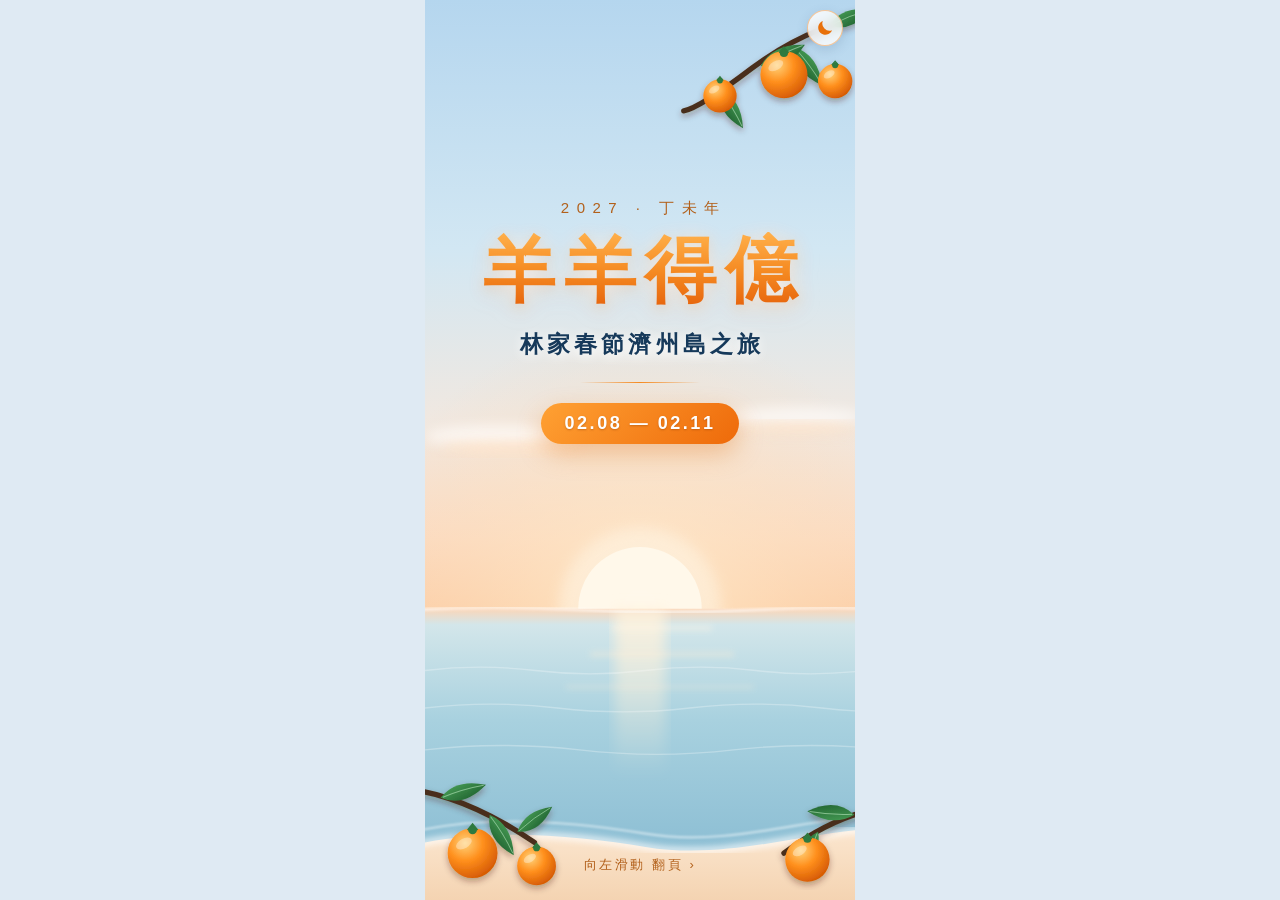
<file: index.html>
<!doctype html>
<html lang="zh-Hant">
<head>
<meta charset="utf-8">
<meta name="viewport" content="width=device-width,initial-scale=1,viewport-fit=cover">
<meta name="theme-color" content="#fff1da">
<script>(function(){var t="light";try{t=localStorage.getItem("jeju-theme")||"light"}catch(e){}var m=location.search.match(/theme=(dark|light)/);if(m)t=m[1];document.documentElement.setAttribute("data-theme",t==="dark"?"dark":"light")})()</script>
<title>羊羊得億 · 林家濟州島之旅</title>
<link rel="stylesheet" href="css/style.css?v=202611251602">
</head>
<body>
<!-- 共用的 SVG 定義 -->
<svg width="0" height="0" style="position:absolute">
  <defs>
    <linearGradient id="sea" x1="0" y1="0" x2="1" y2="1"><stop offset="0" stop-color="#0d2a42"/><stop offset="1" stop-color="#1c5273"/></linearGradient>
    <linearGradient id="land" x1="0" y1="0" x2="1" y2="1"><stop offset="0" stop-color="#2f6877"/><stop offset="1" stop-color="#3e7a6a"/></linearGradient>
    <radialGradient id="halla" cx=".5" cy=".5" r=".5"><stop offset="0" stop-color="#8fbf9a" stop-opacity=".75"/><stop offset="1" stop-color="#5b9a84" stop-opacity="0"/></radialGradient>
    <filter id="gl" x="-30%" y="-30%" width="160%" height="160%"><feGaussianBlur stdDeviation="5"/></filter>
    <filter id="gl2" x="-30%" y="-30%" width="160%" height="160%"><feGaussianBlur stdDeviation="1.6"/></filter>
    <filter id="coast"><feGaussianBlur stdDeviation="3"/></filter>
  </defs>
</svg>

<div class="app">
  <button class="themebtn" id="themeBtn" aria-label="切換深淺色模式">
    <svg class="i-sun" viewBox="0 0 24 24" width="20" height="20" fill="none" stroke="currentColor" stroke-width="2" stroke-linecap="round"><circle cx="12" cy="12" r="4.2"/><path d="M12 2.5v2.4M12 19.1v2.4M2.5 12h2.4M19.1 12h2.4M5.3 5.3l1.7 1.7M17 17l1.7 1.7M5.3 18.7L7 17M17 7l1.7-1.7"/></svg>
    <svg class="i-moon" viewBox="0 0 24 24" width="20" height="20" fill="currentColor"><path d="M20.5 14.6A8.6 8.6 0 0 1 9.4 3.5a8.6 8.6 0 1 0 11.1 11.1z"/></svg>
  </button>
  <button class="themebtn fxbtn" id="fxBtn" aria-label="匯率計算機"><span class="fxi">💱</span></button>
  <div class="nav off" id="nav"><div class="tabs" id="tabs"></div></div>
  <div class="pager" id="pager">

    <!-- 封面 -->
    <section class="pg cover" data-nav="封面">
  <svg class="scene scene-l" viewBox="0 0 390 844" preserveAspectRatio="xMidYMid slice">
    <defs>
      <linearGradient id="s3sky" x1="0" y1="0" x2="0" y2="1">
        <stop offset="0" stop-color="#b3d5ee"/>
        <stop offset=".42" stop-color="#d2e7f3"/>
        <stop offset=".70" stop-color="#f1e8e0"/>
        <stop offset=".88" stop-color="#fbdcc2"/>
        <stop offset="1" stop-color="#fbcfa8"/>
      </linearGradient>
      <radialGradient id="s3glow" cx=".5" cy=".5" r=".5">
        <stop offset="0" stop-color="#fff8e8" stop-opacity=".95"/>
        <stop offset=".3" stop-color="#ffe6c4" stop-opacity=".55"/>
        <stop offset="1" stop-color="#ffd6b0" stop-opacity="0"/>
      </radialGradient>
      <linearGradient id="s3sea" x1="0" y1="0" x2="0" y2="1">
        <stop offset="0" stop-color="#fbd6b8"/>
        <stop offset=".05" stop-color="#d3e6ea"/>
        <stop offset=".35" stop-color="#a8d1df"/>
        <stop offset="1" stop-color="#7cb3cd"/>
      </linearGradient>
      <linearGradient id="s3mt" x1="0" y1="0" x2="1" y2="0">
        <stop offset="0" stop-color="#bcd6a8"/>
        <stop offset=".5" stop-color="#93bb97"/>
        <stop offset="1" stop-color="#7aa38c"/>
      </linearGradient>
      <linearGradient id="s3cliff" x1="0" y1="0" x2="1" y2="0">
        <stop offset="0" stop-color="#a08c78" stop-opacity="0"/>
        <stop offset="1" stop-color="#a08c78" stop-opacity=".8"/>
      </linearGradient>
      <linearGradient id="s3haze" x1="0" y1="0" x2="0" y2="1">
        <stop offset="0" stop-color="#fbdcc2" stop-opacity="0"/>
        <stop offset="1" stop-color="#fbdcc2" stop-opacity=".85"/>
      </linearGradient>
      <linearGradient id="s3refl" x1="0" y1="0" x2="0" y2="1">
        <stop offset="0" stop-color="#fff2dc" stop-opacity=".9"/>
        <stop offset="1" stop-color="#fff2dc" stop-opacity="0"/>
      </linearGradient>
      <linearGradient id="s3sand" x1="0" y1="0" x2="0" y2="1">
        <stop offset="0" stop-color="#fbe6cf"/>
        <stop offset="1" stop-color="#f1cba4"/>
      </linearGradient>
      <path id="s3mtpath" d="M-10,566 C30,560 70,552 100,530 C120,515 130,495 142,480 Q148,468 158,470 Q164,458 174,462 Q182,450 192,456 Q202,446 212,452 Q222,442 233,450 Q244,442 254,450 Q264,444 274,452 Q284,450 292,462 C304,478 312,505 316,530 C318,545 320,556 324,566 Z"/>
      <clipPath id="s3clip"><use href="#s3mtpath"/></clipPath>
      <filter id="s3b1"><feGaussianBlur stdDeviation="1"/></filter>
      <filter id="s3b3"><feGaussianBlur stdDeviation="3"/></filter>
      <filter id="s3b6"><feGaussianBlur stdDeviation="6"/></filter>
    </defs>

    <!-- 天空:淡藍到粉橘的柔和漸層 -->
    <rect width="390" height="570" fill="url(#s3sky)"/>
    <circle cx="195" cy="566" r="260" fill="url(#s3glow)"/>
    <circle cx="195" cy="566" r="56" fill="#fff9ec" opacity=".96"/>
    <circle cx="195" cy="566" r="74" fill="#fff9ec" opacity=".4" filter="url(#s3b6)"/>

    <!-- 雲:柔霧狀 -->
    <g filter="url(#s3b6)" fill="#fff">
      <ellipse cx="70" cy="410" rx="70" ry="10" opacity=".7"/>
      <ellipse cx="335" cy="392" rx="62" ry="9" opacity=".65"/>
      <ellipse cx="200" cy="330" rx="90" ry="8" opacity=".35"/>
    </g>
    <g filter="url(#s3b6)" fill="#fde0c4" opacity=".8">
      <ellipse cx="80" cy="420" rx="66" ry="6"/>
      <ellipse cx="340" cy="402" rx="56" ry="5"/>
    </g>

    <!-- 海 -->
    <rect y="566" width="390" height="290" fill="url(#s3sea)"/>
    <g filter="url(#s3b6)">
      <rect x="172" y="566" width="46" height="150" fill="url(#s3refl)"/>
    </g>
    <g filter="url(#s3b3)" opacity=".7">
      <rect x="170" y="582" width="90" height="3" fill="#fff6e6"/>
      <rect x="150" y="606" width="130" height="2.5" fill="#fff0d8"/>
      <rect x="128" y="636" width="170" height="2" fill="#fff0d8" opacity=".7"/>
    </g>
    <g stroke="#fff" stroke-width="1.2" opacity=".28" fill="none">
      <path d="M0,622 Q50,616 100,622 T200,622 T300,622 T400,622"/>
      <path d="M0,656 Q60,649 120,656 T240,656 T360,656 T480,656"/>
      <path d="M0,694 Q70,686 140,694 T280,694 T420,694"/>
    </g>

    <!-- 水線柔光 -->
    <path d="M-10,567 Q60,563 140,567 T300,567 T420,567" stroke="#fff" stroke-width="3" fill="none" opacity=".55" filter="url(#s3b1)"/>

    <!-- 前景:柔和沙灘與浪花 -->
    <path d="M-10,780 C60,764 140,772 200,782 C270,794 340,770 400,766 L400,860 L-10,860Z" fill="url(#s3sand)"/>
    <path d="M-10,780 C60,764 140,772 200,782 C270,794 340,770 400,766" stroke="#fff" stroke-width="6" fill="none" opacity=".75" filter="url(#s3b3)"/>
    <path d="M-10,768 C60,752 140,760 200,770 C270,782 340,758 400,754" stroke="#fff" stroke-width="2" fill="none" opacity=".5" filter="url(#s3b1)"/>
  </svg>

  <svg class="scene scene-d" viewBox="0 0 390 844" preserveAspectRatio="xMidYMid slice">
  <defs>
    <linearGradient id="dksky" x1="0" y1="0" x2="0" y2="1">
      <stop offset="0" stop-color="#091a2b"/>
      <stop offset=".30" stop-color="#1c3f5e"/>
      <stop offset=".52" stop-color="#6b6e86"/>
      <stop offset=".64" stop-color="#e38a5c"/>
      <stop offset=".70" stop-color="#ffb866"/>
    </linearGradient>
    <linearGradient id="dksea" x1="0" y1="0" x2="0" y2="1">
      <stop offset="0" stop-color="#d98a5e"/>
      <stop offset=".08" stop-color="#34607c"/>
      <stop offset=".5" stop-color="#15384f"/>
      <stop offset="1" stop-color="#091b2a"/>
    </linearGradient>
    <radialGradient id="dksun" cx=".5" cy=".5" r=".5">
      <stop offset="0" stop-color="#fff0c8" stop-opacity=".95"/>
      <stop offset=".3" stop-color="#ffb55a" stop-opacity=".6"/>
      <stop offset="1" stop-color="#ff8a2a" stop-opacity="0"/>
    </radialGradient>
    <linearGradient id="dkmtn" x1="0" y1="0" x2="1" y2="1">
      <stop offset="0" stop-color="#3a4d66"/>
      <stop offset=".6" stop-color="#22324a"/>
      <stop offset="1" stop-color="#16233a"/>
    </linearGradient>
    <linearGradient id="dksnow" x1="0" y1="0" x2="1" y2="0">
      <stop offset="0" stop-color="#cfe6f5"/>
      <stop offset=".6" stop-color="#f4fbff"/>
      <stop offset="1" stop-color="#ffd9a8"/>
    </linearGradient>
    <linearGradient id="dkstreak" x1="0" y1="0" x2="0" y2="1">
      <stop offset="0" stop-color="#ffb55a" stop-opacity=".85"/>
      <stop offset="1" stop-color="#ffb55a" stop-opacity="0"/>
    </linearGradient>
    <linearGradient id="dkrock" x1="0" y1="0" x2="0" y2="1">
      <stop offset="0" stop-color="#2a2f36"/>
      <stop offset="1" stop-color="#0a0c10"/>
    </linearGradient>
    
    
    <filter id="dkblur6"><feGaussianBlur stdDeviation="6"/></filter>
    <filter id="dkblur2"><feGaussianBlur stdDeviation="1.6"/></filter>
    <filter id="dkgrain" x="0" y="0" width="100%" height="100%">
      <feTurbulence type="fractalNoise" baseFrequency=".9" numOctaves="2" seed="4"/>
      <feColorMatrix values="0 0 0 0 1  0 0 0 0 1  0 0 0 0 1  0 0 0 .07 0"/>
    </filter>
    </defs>

  <!-- 天空 -->
  <rect width="390" height="600" fill="url(#dksky)"/>
  <!-- 星 -->
  <g id="stars" fill="#fff"></g>
  <!-- 日落光暈 -->
  <ellipse cx="300" cy="575" rx="230" ry="150" fill="url(#dksun)"/>
  <!-- 雲 -->
  <g filter="url(#dkblur6)" opacity=".55">
    <ellipse cx="90" cy="470" rx="110" ry="9" fill="#ffb98a"/>
    <ellipse cx="320" cy="445" rx="90" ry="8" fill="#ffc9a0"/>
    <ellipse cx="200" cy="500" rx="140" ry="7" fill="#f2a276"/>
  </g>

  <!-- 漢拿山(盾狀火山,山形寬而平緩) -->
  <g transform="translate(0,118) scale(1,.8)">
  <path d="M-10,585 L60,540 L130,488 L170,458 L195,448 L215,454 L235,450 L262,463 L320,510 L400,560 L400,590 Z" fill="url(#dkmtn)"/>
  <path d="M130,488 L170,458 L195,448 L215,454 L235,450 L262,463 L292,488 Q272,480 256,488 Q240,476 225,486 Q210,474 195,484 Q180,473 165,486 Q150,480 130,488Z" fill="url(#dksnow)"/>
  <!-- 山腰暖色邊光 -->
  <path d="M235,450 L262,463 L320,510 L400,560 L400,590 L330,560 L270,500Z" fill="#ff9a50" opacity=".28"/>
  </g>
  <!-- 近處的小山丘(오름) -->
  <path d="M-10,600 Q50,560 130,590 Q170,602 200,606 L-10,606Z" fill="#14202f"/>
  <path d="M250,606 Q320,572 400,590 L400,610 L250,610Z" fill="#101b29"/>

  <!-- 海 -->
  <rect y="590" width="390" height="260" fill="url(#dksea)"/>
  <!-- 海面反光 -->
  <g filter="url(#dkblur2)">
    <rect x="285" y="594" width="30" height="120" fill="url(#dkstreak)" opacity=".8"/>
    <rect x="270" y="604" width="60" height="3" fill="#ffd9a0" opacity=".7"/>
    <rect x="255" y="622" width="90" height="2.5" fill="#ffc47a" opacity=".55"/>
    <rect x="240" y="644" width="120" height="2" fill="#ffb55a" opacity=".4"/>
    <rect x="225" y="672" width="150" height="2" fill="#ffb55a" opacity=".28"/>
  </g>
  <!-- 海浪細紋 -->
  <g stroke="#9ec6dd" stroke-width="1" opacity=".18" fill="none">
    <path d="M0,640 Q50,634 100,640 T200,640 T300,640 T400,640"/>
    <path d="M0,670 Q60,663 120,670 T240,670 T360,670 T480,670"/>
    <path d="M0,705 Q70,697 140,705 T280,705 T420,705"/>
  </g>

  <!-- 玄武岩前景 -->
  <path d="M-10,760 L40,735 L88,752 L140,728 L190,748 L240,738 L300,758 L350,740 L400,752 L400,860 L-10,860Z" fill="url(#dkrock)"/>
  <path d="M40,735 L88,752 L70,770Z M140,728 L190,748 L160,772Z M300,758 L350,740 L335,785Z" fill="#000" opacity=".35"/>
  <path d="M-10,760 L40,735 L88,752 L140,728 L190,748 L240,738 L300,758 L350,740 L400,752" stroke="#ff9a50" stroke-width="1.2" fill="none" opacity=".35"/>
<!-- 雪 -->
  <g id="snowfall" fill="#fff"></g>
  <!-- 底紋顆粒,增加寫實質感 -->
  <rect width="390" height="844" filter="url(#dkgrain)"/>
</svg>
  <svg class="deco" viewBox="0 0 390 844">
    <defs>
      <radialGradient id="og" cx=".35" cy=".3" r=".8">
        <stop offset="0" stop-color="#ffd27a"/><stop offset=".45" stop-color="#ff8f1c"/><stop offset="1" stop-color="#cf5200"/>
      </radialGradient>
      <linearGradient id="leaf" x1="0" y1="0" x2="1" y2="1">
        <stop offset="0" stop-color="#4aa35a"/><stop offset="1" stop-color="#1b5a2a"/>
      </linearGradient>
      <g id="orange">
        <circle r="26" fill="url(#og)"/>
        <ellipse cx="-9" cy="-10" rx="9" ry="5" fill="#fff" opacity=".35" transform="rotate(-30 -9 -10)"/>
        <circle cx="0" cy="-24" r="4.5" fill="#2f7a3f"/>
        <path d="M-5,-24 L0,-30 L5,-24" stroke="#2f7a3f" stroke-width="2" fill="none"/>
      </g>
      <g id="leafg">
        <path d="M0,0 Q16,-14 40,-4 Q18,12 0,0Z" fill="url(#leaf)"/>
        <path d="M2,0 Q20,-4 38,-4" stroke="#b9e8bf" stroke-width=".8" fill="none" opacity=".6"/>
      </g>
      <filter id="sh"><feDropShadow dx="0" dy="3" stdDeviation="3" flood-color="#401a00" flood-opacity=".35"/></filter>
    </defs>
    <!-- 右上橘枝 -->
    <g filter="url(#sh)">
      <path d="M410,14 Q350,26 300,64 T236,104" stroke="#4a2f1a" stroke-width="5" fill="none" stroke-linecap="round"/>
      <use href="#leafg" transform="translate(372,24) rotate(-15) scale(1.05)"/>
      <use href="#leafg" transform="translate(340,44) rotate(60) scale(1.1)"/>
      <use href="#leafg" transform="translate(308,62) rotate(-20) scale(1.15)"/>
      <use href="#leafg" transform="translate(270,84) rotate(65) scale(1.05)"/>
      <use href="#orange" transform="translate(330,70) scale(.85)"/>
      <use href="#orange" transform="translate(270,90) scale(.6)"/>
      <use href="#orange" transform="translate(378,76) scale(.62)"/>
    </g>
    <!-- 左下橘子 -->
    <g filter="url(#sh)">
      <path d="M-10,742 Q40,752 96,790" stroke="#4a2f1a" stroke-width="5" fill="none" stroke-linecap="round"/>
      <use href="#leafg" transform="translate(8,748) rotate(-10) scale(1.1)"/>
      <use href="#leafg" transform="translate(54,764) rotate(65) scale(1.1)"/>
      <use href="#leafg" transform="translate(80,780) rotate(-30) scale(1)"/>
      <use href="#orange" transform="translate(38,800) scale(.9)"/>
      <use href="#orange" transform="translate(98,812) scale(.7)"/>
    </g>
    <g filter="url(#sh)">
      <path d="M410,760 Q370,770 330,800" stroke="#4a2f1a" stroke-width="5" fill="none" stroke-linecap="round"/>
      <use href="#leafg" transform="translate(396,764) rotate(190) scale(1.1)"/>
      <use href="#leafg" transform="translate(362,780) rotate(120) scale(1)"/>
      <use href="#orange" transform="translate(352,806) scale(.8)"/>
    </g>
  </svg>
      <div class="text">
        <div class="t-year">2027 · 丁未年</div>
        <div class="t-h1"><span class="h-l">羊羊得億</span><span class="h-d">羊年大吉</span></div>
        <div class="t-h2">林家春節濟州島之旅</div>
        <div class="t-rule"></div>
        <div class="t-date">02.08 — 02.11</div>
      </div>
      <div class="hint">向左滑動 翻頁 ›</div>
    </section>

    <!-- 機票 -->
    <section class="pg v" id="p-flight" data-nav="機票">
      <div class="eyebrow">FLIGHT</div><h3>航班資訊</h3>
      <div class="fl-seg" id="flSeg" role="tablist">
        <button type="button" class="" data-g="a" role="tab"><b>2/7 ~ 2/10</b><small>週日 ~ 週三</small></button>
        <button type="button" class="on" data-g="b" role="tab"><b>2/8 ~ 2/11</b><small>週一 ~ 週四</small></button>
      </div>
      <div class="fl-grp" id="flA" hidden>
      <div class="fc fx">
        <div class="head"><span class="pill">去程</span><span class="dt">2027年02月07日(日)</span></div>
        <div class="route">
          <div class="pt"><div class="code">TPE</div><div class="city">台北桃園</div><div class="time">02:45</div><div class="tmx">第 1 航廈 · 出發</div></div>
          <div class="fmid"><div class="no up">飛行時間</div><div class="line"></div><div class="no">2 小時 20 分</div></div>
          <div class="pt r"><div class="code">CJU</div><div class="city">濟州島</div><div class="time">06:05</div><div class="tmx">抵達</div></div>
        </div>
        <div class="fl-air"><span>真航空</span><b>LJ942</b></div>
      </div>
      <div class="fc fx">
        <div class="head"><span class="pill">回程</span><span class="dt">2027年02月10日(三)</span></div>
        <div class="route">
          <div class="pt"><div class="code">CJU</div><div class="city">濟州島</div><div class="time">10:10</div><div class="tmx">出發</div></div>
          <div class="fmid"><div class="no up">飛行時間</div><div class="line"></div><div class="no">2 小時 15 分</div></div>
          <div class="pt r"><div class="code">TPE</div><div class="city">台北桃園</div><div class="time">11:25</div><div class="tmx">第 1 航廈 · 抵達</div></div>
        </div>
        <div class="fl-air"><span>臺灣虎航</span><b>IT655</b></div>
      </div>
      </div>
      <div class="fl-grp" id="flB">
      <div class="fc fx">
        <div class="head"><span class="pill">去程</span><span class="dt">2027年02月08日(一)</span></div>
        <div class="route">
          <div class="pt"><div class="code">TPE</div><div class="city">台北桃園</div><div class="time">07:55</div><div class="tmx">第 1 航廈 · 出發</div></div>
          <div class="fmid"><div class="no up">飛行時間</div><div class="line"></div><div class="no">1 小時 55 分</div></div>
          <div class="pt r"><div class="code">CJU</div><div class="city">濟州島</div><div class="time">10:50</div><div class="tmx">抵達</div></div>
        </div>
        <div class="fl-air"><span>臺灣虎航</span><b>IT654</b></div>
      </div>
      <div class="fc fx">
        <div class="head"><span class="pill">回程</span><span class="dt">2027年02月11日(四)</span></div>
        <div class="route">
          <div class="pt"><div class="code">CJU</div><div class="city">濟州島</div><div class="time">22:40</div><div class="tmx">出發</div></div>
          <div class="fmid"><div class="no up">飛行時間</div><div class="line"></div><div class="no">2 小時 25 分</div></div>
          <div class="pt r"><div class="code">TPE</div><div class="city">台北桃園</div><div class="time">00:05</div><div class="tmx">第 1 航廈 · 抵達<br><b class="nx2">隔天 2/12</b></div></div>
        </div>
        <div class="fl-air"><span>韓國易斯達航空</span><b>ZE885</b></div>
      </div>
      </div>
      <div class="fl-note0">韓國時間比台灣快 1 小時,以上為當地時間</div>
      <div class="fc ticket">
        <div class="t">電子機票</div>
        <div class="s">輸入你們這一組的代碼,就會顯示夫妻兩人的電子機票。</div>
        <div class="field"><input id="code" placeholder="請輸入代碼" autocomplete="off" autocapitalize="characters"><button id="codeBtn">查看</button></div>
        <div class="msg" id="codeMsg"></div>
        <div class="locked" id="slots"></div>
        <div id="tix"></div>
        <button type="button" class="relink" id="relink">🔄 重新查詢</button>
      </div>
    </section>

    <!-- 住宿 -->
    <section class="pg v" data-nav="住宿">
      <div class="eyebrow">STAY</div><h3>住宿資訊</h3>
      <div id="stayList"></div>
    </section>

    <!-- 總覽 -->
    <section class="pg v" data-nav="總覽">
      <div class="eyebrow">OVERVIEW</div><h3>濟州島總覽</h3>
      <div class="ovmap" id="ovMap"><div class="mhost" id="ovHost"></div><button class="mreset" id="ovReset" aria-label="回到全景">◎</button><span class="mexpand"><svg width="16" height="16" viewBox="0 0 24 24" fill="none" stroke="currentColor" stroke-width="2.4" stroke-linecap="round" stroke-linejoin="round"><path d="M14 4h6v6M10 20H4v-6M20 4l-7 7M4 20l7-7"/></svg></span></div>
      <div class="filters" id="filters"></div>
      <div class="rglist" id="rgList"></div>
    </section>

    <!-- Day 1~4 由 js/app.js 插入 -->

    <!-- 資訊 -->
    <section class="pg v" id="p-info" data-nav="資訊">
      <div class="eyebrow">INFO</div><h3>實用資訊</h3>
      <div class="fc ar"><h5>入境前先填「電子入境卡」 <span class="free">免費</span></h5>
        <div class="st"><span class="n">1</span><span>入境前 3 天內,到韓國官網線上填寫<small>2/7 入境 → 2/4 起可填;2/8 入境 → 2/5 起可填。每位旅客各填一份。</small></span></div>
        <div class="st"><span class="n">2</span><span>送出後,把確認畫面(QR code)截圖存手機<small>送出後 72 小時內沒入境,就會失效,要重填。</small></span></div>
        <div class="st"><span class="n">3</span><span>入境審查時出示給海關人員<small>官網免費,不要用付費的代辦網站。</small></span></div>
        <a class="go2" href="https://www.e-arrivalcard.go.kr/" target="_blank" rel="noopener">前往官網 e-arrivalcard.go.kr ›</a>
        <div class="warn"><b>⚠️ K-ETA(電子旅行許可)</b><br>台灣旅客免申請的公告只到 <b>2026/12/31</b>。你們 2027/2 出發,目前還沒公告延長,出發前請再查一次(韓國法務部 / 外交部領事事務局)。</div></div>
      <div class="fc"><h5>出發前確認</h5><div id="checklist"></div></div>
      <div class="fc"><h5>小提醒</h5>
        <div class="tips">・幣別:韓元(KRW)<br>・時差:韓國比台灣快 1 小時<br>・電壓:220V,插頭為兩孔圓頭<br>・2 月偏冷,早晚風大,帶防風外套與暖暖包</div></div>
    </section>

    <!-- 伴手禮 -->
    <section class="pg v" id="p-gift" data-nav="🎁 伴手禮">
      <div class="eyebrow">SOUVENIR</div><h3>伴手禮</h3>
      <div class="gf-sub">哪裡買、哪天順路(橘色小標)</div>
      <div id="gfBody"></div>
    </section>

  </div>
</div>
<div class="toast" id="toast"></div>

<script src="js/data.js?v=202611251602"></script>
<script src="js/audio-map.js?v=202611251602"></script>
<script src="js/coast.js?v=202611251602"></script>
<script src="js/landmarks.js?v=202611251602"></script>
<script src="js/map.js?v=202611251602"></script>
<script src="js/lmap.js?v=202611251602"></script>
<script src="js/mapui.js?v=202611251602"></script>
<script src="js/fx.js?v=202611251602"></script>
<script src="js/gift.js?v=202611251602"></script>
<script src="js/ticket.enc.js?v=202611251602"></script>
<script src="js/route.js?v=202611251602"></script>
<script src="js/app.js?v=202611251602"></script>
</body>
</html>
</file>
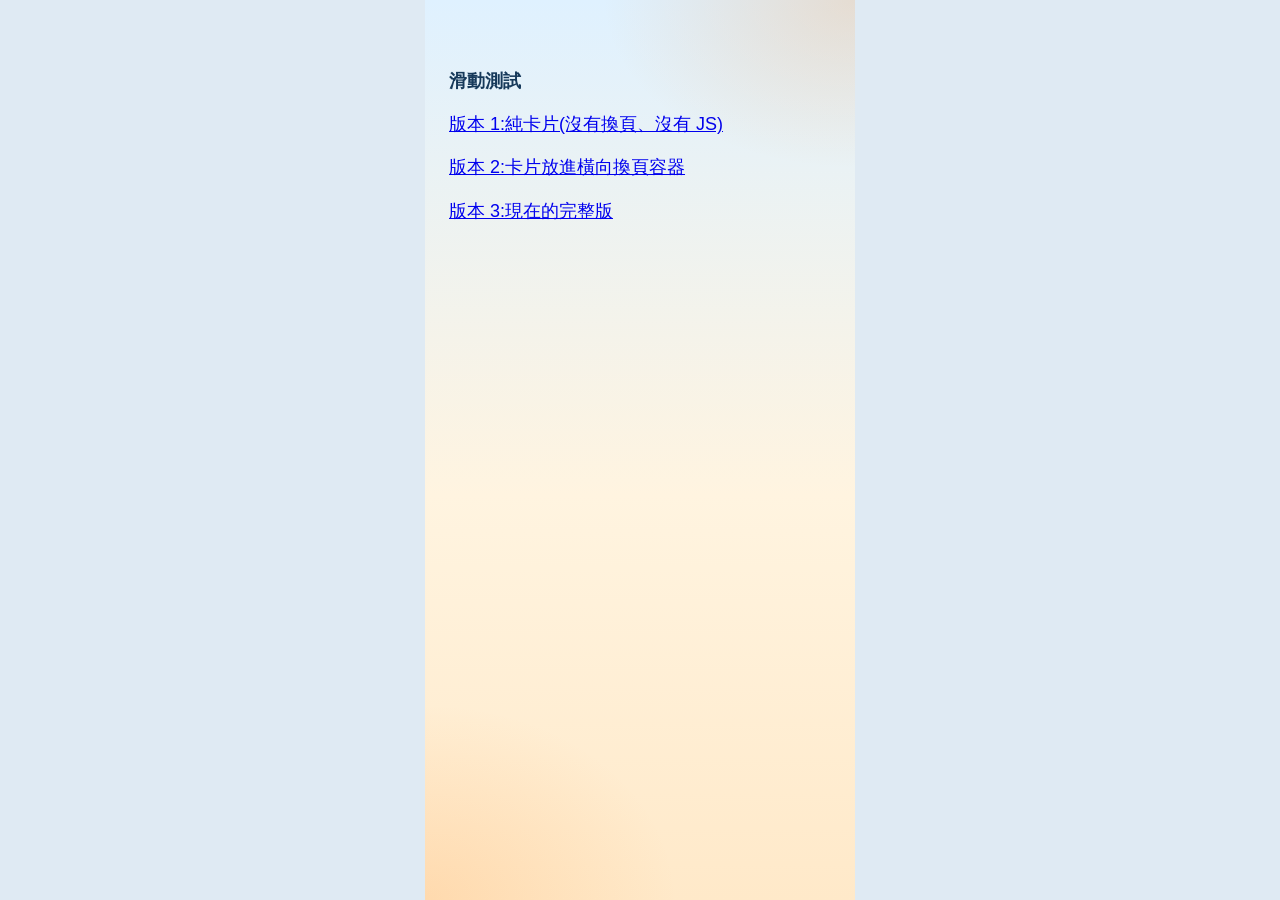
<file: lab.html>
<!doctype html><html lang="zh-Hant"><head><meta charset="utf-8"><meta name="viewport" content="width=device-width,initial-scale=1,viewport-fit=cover"><title>滑動測試</title>
<link rel="stylesheet" href="css/style.css"></head><body>
<div class="app" id="app"></div>
<script>
const m=new URLSearchParams(location.search).get('m');
const DAY='<section class="pg day"><div class="dh"><h2>測試<small>卡片滑動</small></h2></div><div class="body"><div class="cards"><div class="card on hasill" data-i="0">\n        <div class="ill-bg" style="background-image:url(img/ill/airport.webp)"></div><div class="cb"><div class="r1"><span class="nm">濟州國際機場</span><span class="ty" style="background:#2f9e6b">機場</span></div>\n        <div class="ko"><span class="kt">제주국제공항</span><button class="ib copy" data-copy="제주국제공항" title="複製韓文名稱" aria-label="複製韓文名稱"><svg width="13" height="13" viewBox="0 0 24 24" fill="none" stroke="currentColor" stroke-width="2.2" stroke-linecap="round" stroke-linejoin="round"><rect x="9" y="9" width="11" height="11" rx="2.5"></rect><path d="M5 15V6.5A2.5 2.5 0 0 1 7.5 4H15"></path></svg></button><button class="ib play" data-play="제주국제공항" title="播放韓文發音" aria-label="播放韓文發音"><svg width="13" height="13" viewBox="0 0 24 24" fill="currentColor"><path d="M4 9.5v5h3.6L12.5 19V5L7.6 9.5z"></path><path d="M15.5 8.5a5 5 0 0 1 0 7M18 6a8.5 8.5 0 0 1 0 12" fill="none" stroke="currentColor" stroke-width="2" stroke-linecap="round"></path></svg></button></div>\n        <div class="ad"><span class="at">📍 제주특별자치도 제주시 공항로 2</span><button class="ib copy" data-copy="제주특별자치도 제주시 공항로 2" title="複製地址" aria-label="複製地址"><svg width="13" height="13" viewBox="0 0 24 24" fill="none" stroke="currentColor" stroke-width="2.2" stroke-linecap="round" stroke-linejoin="round"><rect x="9" y="9" width="11" height="11" rx="2.5"></rect><path d="M5 15V6.5A2.5 2.5 0 0 1 7.5 4H15"></path></svg></button></div>\n        <div class="ft"><span class="nt"><span class="lb">內容：</span>中午出海關</span><a class="go" href="#" data-lat="33.5069" data-lon="126.493" data-name="제주국제공항">導航 ›</a></div></div></div><div class="card hasill" data-i="1">\n        <div class="ill-bg" style="background-image:url(img/ill/crab.webp)"></div><div class="cb"><div class="r1"><span class="nm">最棒帝王蟹(엉아크랩)</span><span class="ty" style="background:#e5532b">美食</span></div>\n        <div class="ko"><span class="kt">제주대게엉아크랩쭈이빵</span><button class="ib copy" data-copy="제주대게엉아크랩쭈이빵" title="複製韓文名稱" aria-label="複製韓文名稱"><svg width="13" height="13" viewBox="0 0 24 24" fill="none" stroke="currentColor" stroke-width="2.2" stroke-linecap="round" stroke-linejoin="round"><rect x="9" y="9" width="11" height="11" rx="2.5"></rect><path d="M5 15V6.5A2.5 2.5 0 0 1 7.5 4H15"></path></svg></button><button class="ib play" data-play="제주대게엉아크랩쭈이빵" title="播放韓文發音" aria-label="播放韓文發音"><svg width="13" height="13" viewBox="0 0 24 24" fill="currentColor"><path d="M4 9.5v5h3.6L12.5 19V5L7.6 9.5z"></path><path d="M15.5 8.5a5 5 0 0 1 0 7M18 6a8.5 8.5 0 0 1 0 12" fill="none" stroke="currentColor" stroke-width="2" stroke-linecap="round"></path></svg></button></div>\n        <div class="ad"><span class="at">📍 제주특별자치도 제주시 연동7길 42</span><button class="ib copy" data-copy="제주특별자치도 제주시 연동7길 42" title="複製地址" aria-label="複製地址"><svg width="13" height="13" viewBox="0 0 24 24" fill="none" stroke="currentColor" stroke-width="2.2" stroke-linecap="round" stroke-linejoin="round"><rect x="9" y="9" width="11" height="11" rx="2.5"></rect><path d="M5 15V6.5A2.5 2.5 0 0 1 7.5 4H15"></path></svg></button></div>\n        <div class="ft"><span class="nt"><span class="lb">內容：</span>直接約吃帝王蟹見面;店名請出發前再核對</span><a class="go" href="#" data-lat="33.4863" data-lon="126.4906" data-name="제주대게엉아크랩쭈이빵">導航 ›</a></div></div></div><div class="card" data-i="2">\n        <div class="cb"><div class="r1"><span class="nm">飯店(待填)</span><span class="ty" style="background:#7a6fd6">住宿</span></div>\n        <div class="ko"><span class="kt">韓文待填</span></div>\n        <div class="ad"><span class="at">📍 地址待填</span><button class="ib copy" data-copy="地址待填" title="複製地址" aria-label="複製地址"><svg width="13" height="13" viewBox="0 0 24 24" fill="none" stroke="currentColor" stroke-width="2.2" stroke-linecap="round" stroke-linejoin="round"><rect x="9" y="9" width="11" height="11" rx="2.5"></rect><path d="M5 15V6.5A2.5 2.5 0 0 1 7.5 4H15"></path></svg></button></div>\n        <div class="ft"><span class="nt"><span class="lb">內容：</span>放行李</span><a class="go" href="#" data-lat="33.505" data-lon="126.52" data-name="飯店(待填)">導航 ›</a></div></div></div><div class="card hasill" data-i="3">\n        <div class="ill-bg" style="background-image:url(img/ill/hallim.webp)"></div><div class="cb"><div class="r1"><span class="nm">翰林公園</span><span class="ty" style="background:#1c8fb5">景點</span></div>\n        <div class="ko"><span class="kt">한림공원</span><button class="ib copy" data-copy="한림공원" title="複製韓文名稱" aria-label="複製韓文名稱"><svg width="13" height="13" viewBox="0 0 24 24" fill="none" stroke="currentColor" stroke-width="2.2" stroke-linecap="round" stroke-linejoin="round"><rect x="9" y="9" width="11" height="11" rx="2.5"></rect><path d="M5 15V6.5A2.5 2.5 0 0 1 7.5 4H15"></path></svg></button><button class="ib play" data-play="한림공원" title="播放韓文發音" aria-label="播放韓文發音"><svg width="13" height="13" viewBox="0 0 24 24" fill="currentColor"><path d="M4 9.5v5h3.6L12.5 19V5L7.6 9.5z"></path><path d="M15.5 8.5a5 5 0 0 1 0 7M18 6a8.5 8.5 0 0 1 0 12" fill="none" stroke="currentColor" stroke-width="2" stroke-linecap="round"></path></svg></button></div>\n        <div class="ad"><span class="at">📍 제주특별자치도 제주시 한림읍 한림로 300</span><button class="ib copy" data-copy="제주특별자치도 제주시 한림읍 한림로 300" title="複製地址" aria-label="複製地址"><svg width="13" height="13" viewBox="0 0 24 24" fill="none" stroke="currentColor" stroke-width="2.2" stroke-linecap="round" stroke-linejoin="round"><rect x="9" y="9" width="11" height="11" rx="2.5"></rect><path d="M5 15V6.5A2.5 2.5 0 0 1 7.5 4H15"></path></svg></button></div>\n        <div class="ft"><span class="nt"><span class="lb">內容：</span>打車前往;冬季 17:30 關園</span><a class="go" href="#" data-lat="33.3894" data-lon="126.2403" data-name="한림공원">導航 ›</a></div></div></div><div class="card hasill" data-i="4">\n        <div class="ill-bg" style="background-image:url(img/ill/haejigae.webp)"></div><div class="cb"><div class="r1"><span class="nm">Haejigae 咖啡廳</span><span class="ty" style="background:#e5532b">美食</span></div>\n        <div class="ko"><span class="kt">해지개</span><button class="ib copy" data-copy="해지개" title="複製韓文名稱" aria-label="複製韓文名稱"><svg width="13" height="13" viewBox="0 0 24 24" fill="none" stroke="currentColor" stroke-width="2.2" stroke-linecap="round" stroke-linejoin="round"><rect x="9" y="9" width="11" height="11" rx="2.5"></rect><path d="M5 15V6.5A2.5 2.5 0 0 1 7.5 4H15"></path></svg></button><button class="ib play" data-play="해지개" title="播放韓文發音" aria-label="播放韓文發音"><svg width="13" height="13" viewBox="0 0 24 24" fill="currentColor"><path d="M4 9.5v5h3.6L12.5 19V5L7.6 9.5z"></path><path d="M15.5 8.5a5 5 0 0 1 0 7M18 6a8.5 8.5 0 0 1 0 12" fill="none" stroke="currentColor" stroke-width="2" stroke-linecap="round"></path></svg></button></div>\n        <div class="ad"><span class="at">📍 제주특별자치도 제주시 애월읍 애월북서길 52</span><button class="ib copy" data-copy="제주특별자치도 제주시 애월읍 애월북서길 52" title="複製地址" aria-label="複製地址"><svg width="13" height="13" viewBox="0 0 24 24" fill="none" stroke="currentColor" stroke-width="2.2" stroke-linecap="round" stroke-linejoin="round"><rect x="9" y="9" width="11" height="11" rx="2.5"></rect><path d="M5 15V6.5A2.5 2.5 0 0 1 7.5 4H15"></path></svg></button></div>\n        <div class="ft"><span class="nt"><span class="lb">內容：</span>看日落、喝咖啡</span><a class="go" href="#" data-lat="33.4642" data-lon="126.309" data-name="해지개">導航 ›</a></div></div></div><div class="card hasill" data-i="5">\n        <div class="ill-bg" style="background-image:url(img/ill/minsok.webp)"></div><div class="cb"><div class="r1"><span class="nm">民俗馬鈴薯排骨湯</span><span class="ty" style="background:#e5532b">美食</span></div>\n        <div class="ko"><span class="kt">민속감자탕</span><button class="ib copy" data-copy="민속감자탕" title="複製韓文名稱" aria-label="複製韓文名稱"><svg width="13" height="13" viewBox="0 0 24 24" fill="none" stroke="currentColor" stroke-width="2.2" stroke-linecap="round" stroke-linejoin="round"><rect x="9" y="9" width="11" height="11" rx="2.5"></rect><path d="M5 15V6.5A2.5 2.5 0 0 1 7.5 4H15"></path></svg></button><button class="ib play" data-play="민속감자탕" title="播放韓文發音" aria-label="播放韓文發音"><svg width="13" height="13" viewBox="0 0 24 24" fill="currentColor"><path d="M4 9.5v5h3.6L12.5 19V5L7.6 9.5z"></path><path d="M15.5 8.5a5 5 0 0 1 0 7M18 6a8.5 8.5 0 0 1 0 12" fill="none" stroke="currentColor" stroke-width="2" stroke-linecap="round"></path></svg></button></div>\n        <div class="ad"><span class="at">📍 제주특별자치도 제주시 삼무로9길 26</span><button class="ib copy" data-copy="제주특별자치도 제주시 삼무로9길 26" title="複製地址" aria-label="複製地址"><svg width="13" height="13" viewBox="0 0 24 24" fill="none" stroke="currentColor" stroke-width="2.2" stroke-linecap="round" stroke-linejoin="round"><rect x="9" y="9" width="11" height="11" rx="2.5"></rect><path d="M5 15V6.5A2.5 2.5 0 0 1 7.5 4H15"></path></svg></button></div>\n        <div class="ft"><span class="nt"><span class="lb">內容：</span>本店;週日公休</span><a class="go" href="#" data-lat="33.4914" data-lon="126.4946" data-name="민속감자탕">導航 ›</a></div></div></div></div></div></section>';
const app=document.getElementById('app');
if(m==='1')app.innerHTML=DAY;
else if(m==='2')app.innerHTML='<div class="pager">'+'<section class="pg v"><h2 style="margin-top:20px">第 0 頁</h2><p>往右滑回到卡片頁</p></section>'+DAY+'<section class="pg v"><h2 style="margin-top:20px">第 2 頁</h2><p>往右滑回到卡片頁</p></section>'+'</div>';
else app.innerHTML='<div style="padding:60px 24px;font-size:18px;line-height:2.4"><b>滑動測試</b><br><a href="?m=1">版本 1:純卡片(沒有換頁、沒有 JS)</a><br><a href="?m=2">版本 2:卡片放進橫向換頁容器</a><br><a href="index.html">版本 3:現在的完整版</a></div>';
if(m==='2')document.querySelector('.pager').scrollLeft=innerWidth;
</script></body></html>
</file>
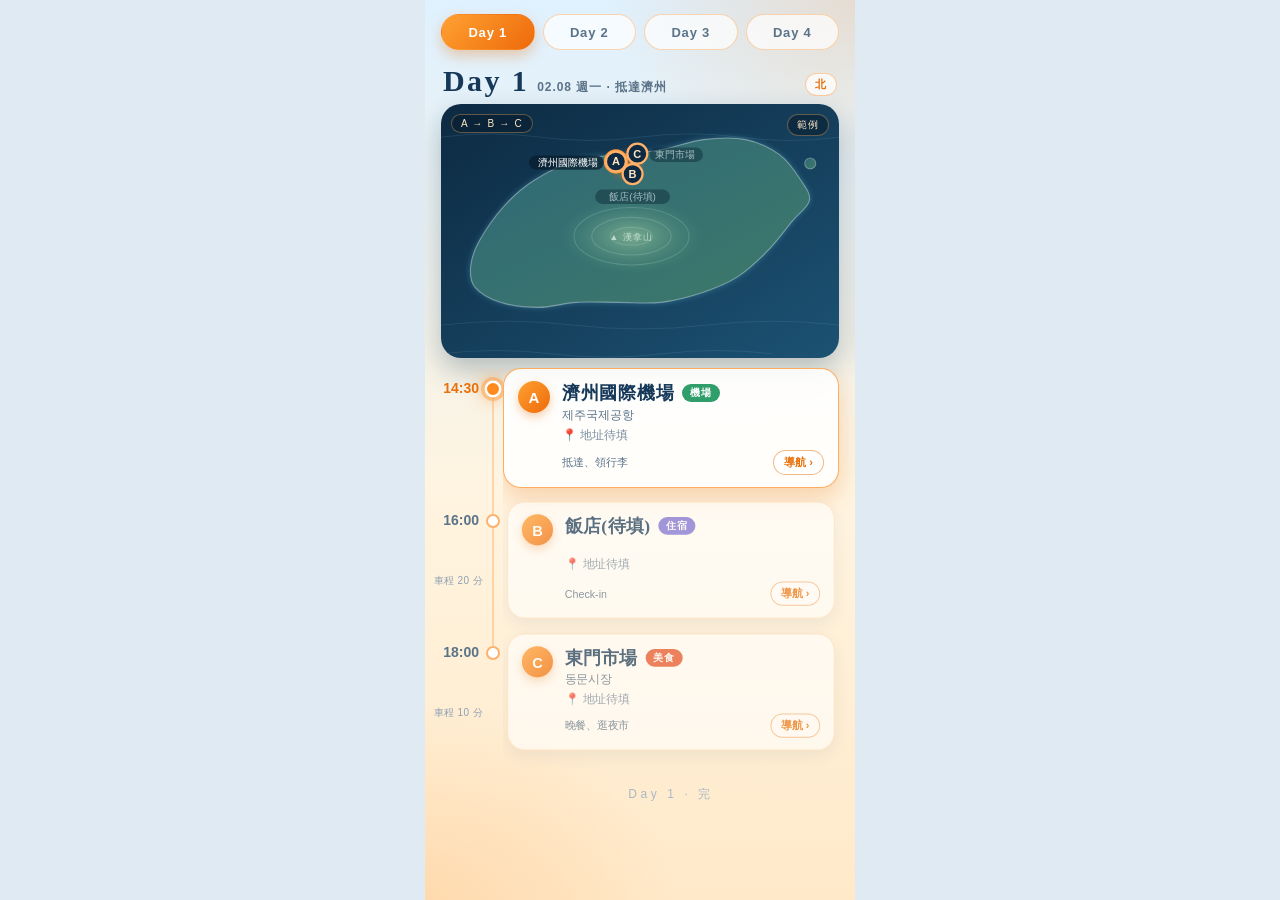
<file: prototype/day.html>
<!doctype html>
<html lang="zh-Hant">
<head>
<meta charset="utf-8">
<meta name="viewport" content="width=device-width,initial-scale=1,viewport-fit=cover">
<title>濟州島每日行程 原型</title>
<style>
  :root{
    --navy:#0f2f4a; --orange:#ff8a1f; --orange-d:#e8700a; --gold:#ffe28a;
    --ink:#16395a; --muted:#5b7389;
    --P:132px; /* 行程與時間軸每一格的高度,兩邊必須一樣,才能 1:1 連動 */
  }
  *{box-sizing:border-box;margin:0;padding:0;-webkit-tap-highlight-color:transparent}
  html,body{height:100%;background:#dfeaf3}
  body{font-family:"PingFang TC","Noto Sans TC",sans-serif;color:var(--ink)}
  .app{height:100dvh;max-width:430px;margin:0 auto;display:flex;flex-direction:column;overflow:hidden;position:relative;
       background:linear-gradient(180deg,#dff1ff 0%,#fff4e0 55%,#ffe9c9 100%)}
  .app::before{content:"";position:absolute;inset:0;pointer-events:none;
       background:radial-gradient(360px 240px at 100% 0%,rgba(255,138,31,.2),transparent 70%),
                  radial-gradient(360px 280px at 0% 100%,rgba(255,138,31,.16),transparent 70%)}

  /* 分頁標籤 */
  .tabs{position:relative;display:flex;gap:8px;padding:14px 16px 4px;z-index:2}
  .tab{flex:1;height:36px;border-radius:999px;border:1px solid rgba(255,138,31,.35);background:rgba(255,255,255,.7);
       font-size:13px;font-weight:700;letter-spacing:.06em;color:var(--muted);display:flex;align-items:center;justify-content:center;
       cursor:pointer;transition:all .25s}
  .tab.on{background:linear-gradient(135deg,#ffa133,#ee6a0a);color:#fff;border-color:transparent;box-shadow:0 6px 14px rgba(230,120,30,.35)}

  /* 左右滑動的每日頁面 */
  .pager{position:relative;flex:1;min-height:0;display:flex;overflow-x:auto;overflow-y:hidden;scroll-snap-type:x mandatory;
         scroll-behavior:smooth;overscroll-behavior-x:contain;scrollbar-width:none}
  .pager::-webkit-scrollbar{display:none}
  .day{flex:0 0 100%;scroll-snap-align:start;scroll-snap-stop:always;display:flex;flex-direction:column;min-height:0;padding-top:6px}
  .dh{display:flex;align-items:flex-end;justify-content:space-between;padding:6px 18px 8px}
  .dh h2{font-family:"Songti TC","STSong",serif;font-weight:900;font-size:30px;letter-spacing:.08em;line-height:1}
  .dh h2 small{font-family:"PingFang TC",sans-serif;font-size:12px;font-weight:600;letter-spacing:.08em;color:var(--muted);margin-left:8px}
  .dh .rg{display:flex;gap:6px}
  .dh .rg i{font-style:normal;font-size:11px;font-weight:700;padding:3px 9px;border-radius:999px;background:rgba(255,255,255,.75);
            border:1px solid rgba(255,138,31,.4);color:var(--orange-d);letter-spacing:.1em}

  /* 地圖 */
  .map{position:relative;margin:0 16px;border-radius:20px;overflow:hidden;box-shadow:0 12px 28px rgba(15,47,74,.28);flex:none}
  .map svg{display:block;width:100%;height:auto}
  .badge{position:absolute;top:10px;font-size:10px;letter-spacing:.12em;color:#ffe6c4;padding:3px 9px;border-radius:999px;
         background:rgba(8,28,45,.55);border:1px solid rgba(255,190,110,.35);backdrop-filter:blur(4px)}
  .badge.l{left:10px}.badge.r{right:10px}

  /* 霓虹路線 */
  .glow{animation:flick 3.6s infinite}
  .mid{animation:flick 3.6s infinite .05s}
  .core{animation:flick 3.6s infinite .1s}
  .flow{stroke-dasharray:3 11;animation:flow 1.1s linear infinite}
  @keyframes flick{0%,100%{opacity:1}6%{opacity:.5}8%{opacity:1}22%{opacity:.9}24%{opacity:.35}26%{opacity:1}52%{opacity:.95}54%{opacity:.5}57%{opacity:1}78%{opacity:.85}80%{opacity:1}}
  @keyframes flow{to{stroke-dashoffset:-28}}
  .ring{opacity:0;transform-box:fill-box;transform-origin:center}
  .mk.on .ring{opacity:1;animation:pulse 1.6s ease-out infinite}
  @keyframes pulse{0%{transform:scale(.6);opacity:.9}100%{transform:scale(2.1);opacity:0}}
  .mk circle.dot{transition:all .25s}
  .mk text{pointer-events:none}
  .mk .lab{opacity:.55;transition:opacity .25s}
  .mk.on .lab{opacity:1}

  /* 時間軸 + 行程 */
  .body{flex:1;min-height:0;display:flex;margin-top:10px;position:relative}
  .tl,.cards{overflow-y:auto;scroll-snap-type:y mandatory;scrollbar-width:none;overscroll-behavior:contain}
  .tl::-webkit-scrollbar,.cards::-webkit-scrollbar{display:none}
  .end{text-align:center;padding-top:22px;font-size:12px;letter-spacing:.3em;color:#a9b8c6}
  .tl{width:78px;flex:none}
  .cards{flex:1;padding-right:16px}
  .tli{height:var(--P);position:relative;scroll-snap-align:start;cursor:pointer}
  .tli::before{content:"";position:absolute;left:67px;top:26px;bottom:-14px;width:2px;background:rgba(255,138,31,.3)}
  .tli.last::before{display:none}
  .tli .d{position:absolute;left:61px;top:14px;width:14px;height:14px;border-radius:50%;background:#fff;border:2.5px solid #ffb06a;transition:all .25s;z-index:1}
  .tli .tm{position:absolute;left:0;top:12px;width:54px;text-align:right;font-size:14px;font-weight:700;color:var(--muted);transition:color .25s;font-variant-numeric:tabular-nums}
  .tli .dr{position:absolute;left:0;top:74px;width:58px;text-align:right;font-size:10px;color:#8da1b3;letter-spacing:.04em}
  .tli.on .d{background:var(--orange);border-color:#fff;box-shadow:0 0 0 3px rgba(255,138,31,.35),0 0 14px rgba(255,138,31,.9);transform:scale(1.2)}
  .tli.on .tm{color:var(--orange-d)}
  .card{height:120px;margin-bottom:12px;scroll-snap-align:start;border-radius:18px;padding:12px 14px;display:flex;gap:12px;
        background:rgba(255,255,255,.86);border:1px solid rgba(255,150,50,.28);box-shadow:0 6px 16px rgba(60,90,130,.12);
        opacity:.7;transform:scale(.975);transition:all .3s;cursor:pointer}
  .card.on{opacity:1;transform:none;border-color:rgba(255,138,31,.7);box-shadow:0 10px 24px rgba(230,120,30,.28)}
  .badge-l{flex:none;width:32px;height:32px;border-radius:50%;display:flex;align-items:center;justify-content:center;
           font-weight:800;font-size:15px;color:#fff;background:linear-gradient(135deg,#ffa133,#ee6a0a);box-shadow:0 4px 10px rgba(230,120,30,.35)}
  .cb{flex:1;min-width:0;display:flex;flex-direction:column}
  .r1{display:flex;align-items:center;gap:8px}
  .nm{font-family:"Songti TC",serif;font-weight:900;font-size:18px;letter-spacing:.04em;white-space:nowrap;overflow:hidden;text-overflow:ellipsis}
  .ty{flex:none;font-size:10px;font-weight:700;color:#fff;padding:2px 8px;border-radius:999px;letter-spacing:.1em}
  .ko{font-size:12px;color:var(--muted);margin-top:2px}
  .ad{font-size:12px;color:#7a8da0;margin-top:3px;white-space:nowrap;overflow:hidden;text-overflow:ellipsis}
  .ft{margin-top:auto;display:flex;align-items:center;justify-content:space-between;gap:8px}
  .nt{font-size:11px;color:var(--muted);white-space:nowrap;overflow:hidden;text-overflow:ellipsis}
  .go{flex:none;font-size:11px;font-weight:700;color:var(--orange-d);padding:4px 10px;border-radius:999px;border:1px solid rgba(232,112,10,.5);background:#fff}

  /* 翻頁橘子 */
  .roll{position:fixed;left:0;top:300px;width:60px;height:60px;pointer-events:none;z-index:9;opacity:0}
  .roll.go{animation:roll 1s cubic-bezier(.4,.1,.3,1)}
  .roll.go.back{animation-name:rollback}
  @keyframes rollback{0%{transform:translateX(-90px) rotate(0);opacity:0}12%{opacity:1}85%{opacity:1}100%{transform:translateX(110vw) rotate(900deg);opacity:0}}
  @keyframes roll{0%{transform:translateX(110vw) rotate(0);opacity:0}12%{opacity:1}85%{opacity:1}100%{transform:translateX(-90px) rotate(-900deg);opacity:0}}

  @media (prefers-reduced-motion:reduce){.glow,.mid,.core,.flow,.mk.on .ring{animation:none}.roll{display:none}}
</style>
</head>
<body>
<!-- 共用的 SVG 定義 -->
<svg width="0" height="0" style="position:absolute">
  <defs>
    <linearGradient id="sea" x1="0" y1="0" x2="1" y2="1"><stop offset="0" stop-color="#0d2a42"/><stop offset="1" stop-color="#1c5273"/></linearGradient>
    <linearGradient id="land" x1="0" y1="0" x2="1" y2="1"><stop offset="0" stop-color="#2f6877"/><stop offset="1" stop-color="#3e7a6a"/></linearGradient>
    <radialGradient id="halla" cx=".5" cy=".5" r=".5"><stop offset="0" stop-color="#8fbf9a" stop-opacity=".75"/><stop offset="1" stop-color="#5b9a84" stop-opacity="0"/></radialGradient>
    <radialGradient id="og" cx=".35" cy=".3" r=".8"><stop offset="0" stop-color="#ffd27a"/><stop offset=".45" stop-color="#ff8f1c"/><stop offset="1" stop-color="#cf5200"/></radialGradient>
    <filter id="gl" x="-30%" y="-30%" width="160%" height="160%"><feGaussianBlur stdDeviation="5"/></filter>
    <filter id="gl2" x="-30%" y="-30%" width="160%" height="160%"><feGaussianBlur stdDeviation="1.6"/></filter>
    <filter id="coast"><feGaussianBlur stdDeviation="3"/></filter>
  </defs>
</svg>

<div class="app" id="app">
  <div class="tabs" id="tabs"></div>
  <div class="pager" id="pager"></div>
</div>

<svg class="roll" id="roll" viewBox="-30 -34 60 62"><g>
  <circle r="26" fill="url(#og)"/><ellipse cx="-9" cy="-10" rx="9" ry="5" fill="#fff" opacity=".35" transform="rotate(-30 -9 -10)"/>
  <circle cx="0" cy="-24" r="4.5" fill="#2f7a3f"/><path d="M-5,-24 L0,-30 L5,-24" stroke="#2f7a3f" stroke-width="2" fill="none"/>
</g></svg>

<script>
/* ========== 範例資料(之後換成 Alice 的正式行程) ========== */
const TYPE={airport:['機場','#2f9e6b'],spot:['景點','#1c8fb5'],food:['美食','#e5532b'],stay:['住宿','#7a6fd6']};
const DAYS=[
 {n:1,date:'02.08',wk:'一',title:'抵達濟州',rg:['北'],stops:[
  {t:'14:30',ty:'airport',name:'濟州國際機場',ko:'제주국제공항',addr:'地址待填',lon:126.493,lat:33.507,note:'抵達、領行李',lab:'l'},
  {t:'16:00',ty:'stay',name:'飯店(待填)',ko:'',addr:'地址待填',lon:126.52,lat:33.49,note:'Check-in',dr:'車程 20 分',lab:'d'},
  {t:'18:00',ty:'food',name:'東門市場',ko:'동문시장',addr:'地址待填',lon:126.5278,lat:33.5128,note:'晚餐、逛夜市',dr:'車程 10 分',lab:'r'}]},
 {n:2,date:'02.09',wk:'二',title:'東部海岸',rg:['東','南'],stops:[
  {t:'09:00',ty:'spot',name:'城山日出峰',ko:'성산일출봉',addr:'地址待填',lon:126.9425,lat:33.458,note:'登頂看海景',lab:'u'},
  {t:'11:30',ty:'spot',name:'涉地可支',ko:'섭지코지',addr:'地址待填',lon:126.9305,lat:33.4242,note:'海岸散步',dr:'車程 25 分',lab:'r'},
  {t:'12:30',ty:'food',name:'午餐(待填)',ko:'',addr:'地址待填',lon:126.8346,lat:33.3256,note:'表善一帶',dr:'車程 20 分',lab:'d'},
  {t:'15:30',ty:'food',name:'每日올레市場',ko:'매일올레시장',addr:'地址待填',lon:126.5649,lat:33.2487,note:'點心、伴手禮',dr:'車程 45 分',lab:'d'},
  {t:'18:00',ty:'stay',name:'飯店(待填)',ko:'',addr:'地址待填',lon:126.53,lat:33.255,note:'西歸浦',dr:'車程 5 分',lab:'u'}]},
 {n:3,date:'02.10',wk:'三',title:'南西海岸',rg:['南','西'],stops:[
  {t:'09:30',ty:'spot',name:'天地淵瀑布',ko:'천지연폭포',addr:'地址待填',lon:126.5545,lat:33.2468,note:'',lab:'d'},
  {t:'11:00',ty:'spot',name:'柱狀節理帶',ko:'주상절리대',addr:'地址待填',lon:126.4256,lat:33.2377,note:'中文區',dr:'車程 25 分',lab:'u'},
  {t:'14:00',ty:'spot',name:'山房山',ko:'산방산',addr:'地址待填',lon:126.314,lat:33.233,note:'',dr:'車程 20 分',lab:'d'},
  {t:'16:30',ty:'food',name:'涯月咖啡(待填)',ko:'',addr:'地址待填',lon:126.3113,lat:33.463,note:'看夕陽',dr:'車程 40 分',lab:'u'},
  {t:'19:00',ty:'stay',name:'飯店(待填)',ko:'',addr:'地址待填',lon:126.52,lat:33.49,note:'',dr:'車程 35 分',lab:'r'}]},
 {n:4,date:'02.11',wk:'四',title:'返程',rg:['北'],stops:[
  {t:'10:00',ty:'spot',name:'龍頭岩',ko:'용두암',addr:'地址待填',lon:126.5114,lat:33.516,note:'',lab:'u'},
  {t:'12:00',ty:'food',name:'午餐 / 購物(待填)',ko:'',addr:'地址待填',lon:126.49,lat:33.489,note:'',dr:'車程 10 分',lab:'d'},
  {t:'14:00',ty:'airport',name:'濟州國際機場',ko:'제주국제공항',addr:'地址待填',lon:126.493,lat:33.507,note:'辦理登機',dr:'車程 10 分',lab:'l'}]}
];

/* ========== 地圖(簡化的濟州島,經緯度投影) ========== */
const W=360,H=230;
const px=(lon,lat)=>[(lon-126.08)/0.94*W,(33.62-lat)/0.50*H];
const COAST=[[126.15,33.30],[126.17,33.35],[126.23,33.42],[126.30,33.47],[126.40,33.51],[126.50,33.52],[126.60,33.53],[126.70,33.55],[126.80,33.55],[126.88,33.52],[126.93,33.47],[126.95,33.43],[126.91,33.39],[126.85,33.33],[126.78,33.28],[126.70,33.25],[126.60,33.23],[126.50,33.23],[126.40,33.23],[126.31,33.22],[126.22,33.23],[126.16,33.26]].map(p=>px(...p));
const f=n=>n.toFixed(1);
function splineClosed(pts){const n=pts.length;let d=`M${f(pts[0][0])},${f(pts[0][1])}`;
  for(let i=0;i<n;i++){const p0=pts[(i-1+n)%n],p1=pts[i],p2=pts[(i+1)%n],p3=pts[(i+2)%n];
    d+=`C${f(p1[0]+(p2[0]-p0[0])/6)},${f(p1[1]+(p2[1]-p0[1])/6)} ${f(p2[0]-(p3[0]-p1[0])/6)},${f(p2[1]-(p3[1]-p1[1])/6)} ${f(p2[0])},${f(p2[1])}`;}
  return d+'Z';}
const ISLAND=splineClosed(COAST);
function routeD(P){let d=`M${f(P[0][0])},${f(P[0][1])}`;
  for(let i=1;i<P.length;i++){const a=P[i-1],b=P[i],mx=(a[0]+b[0])/2,my=(a[1]+b[1])/2,dx=b[0]-a[0],dy=b[1]-a[1],len=Math.hypot(dx,dy)||1;
    const s=(i%2?1:-1)*len*0.2;d+=`Q${f(mx-dy/len*s)},${f(my+dx/len*s)} ${f(b[0])},${f(b[1])}`;}
  return d;}
function arrowsSVG(P){let o='';
  for(let i=1;i<P.length;i++){const a=P[i-1],b=P[i],mx=(a[0]+b[0])/2,my=(a[1]+b[1])/2,dx=b[0]-a[0],dy=b[1]-a[1],len=Math.hypot(dx,dy)||1;
    if(len<20)continue;
    const sg=(i%2?1:-1)*len*0.2,cx=mx-dy/len*sg,cy=my+dx/len*sg;
    const x=.25*a[0]+.5*cx+.25*b[0],y=.25*a[1]+.5*cy+.25*b[1],ang=Math.atan2(dy,dx)*180/Math.PI;
    o+=`<g transform="translate(${f(x)},${f(y)}) rotate(${f(ang)}) scale(1.35)"><path d="M-4,-4.2 L4.6,0 L-4,4.2 L-2,0Z" fill="#fff6e0" stroke="#e5600a" stroke-width="1.2" stroke-linejoin="round"/></g>`;}
  return o;}
function mapSVG(day){
  const P=day.stops.map(s=>px(s.lon,s.lat));
  for(let i=1;i<P.length;i++)for(let j=0;j<i;j++){let dx=P[i][0]-P[j][0],dy=P[i][1]-P[j][1],dist=Math.hypot(dx,dy);
    if(dist<19){if(dist<.1){dx=1;dy=.3;dist=1.04}const k=19/dist;P[i]=[P[j][0]+dx*k,P[j][1]+dy*k]}}
  const d=routeD(P);
  const [hx,hy]=px(126.53,33.36);const [ux,uy]=px(126.952,33.503);
  let mk='';
  day.stops.forEach((s,i)=>{const [x,y]=P[i],L=String.fromCharCode(65+i),w=s.name.length*9.6+10;
    let lx=x,ly=y,anchor='middle',side=s.lab;
    if(side==='r'&&x+15+w>W-6)side='l'; if(side==='l'&&x-15-w<6)side='r';
    if(side==='u'){ly=y-17}else if(side==='d'){ly=y+23}else if(side==='r'){lx=x+15;ly=y+3.5;anchor='start'}else{lx=x-15;ly=y+3.5;anchor='end'}
    if(anchor==='middle')lx=Math.min(W-w/2-4,Math.max(w/2+4,lx));
    const rx=anchor==='middle'?lx-w/2:anchor==='start'?lx-4:lx-w+4;
    mk+=`<g class="mk${i===0?' on':''}" data-i="${i}">
      <circle class="ring" cx="${f(x)}" cy="${f(y)}" r="10" fill="none" stroke="#ff9a3a" stroke-width="2"/>
      <circle class="dot" cx="${f(x)}" cy="${f(y)}" r="9" fill="#0d2a42" stroke="#ffb06a" stroke-width="2"/>
      <text x="${f(x)}" y="${f(y+3.6)}" text-anchor="middle" font-size="10" font-weight="800" fill="#ffe6c4">${L}</text>
      <g class="lab"><rect x="${f(rx)}" y="${f(ly-9)}" width="${f(w)}" height="13" rx="6.5" fill="rgba(8,28,45,.72)"/>
      <text x="${f(anchor==='middle'?lx:anchor==='start'?lx+1:lx-1)}" y="${f(ly+0.8)}" text-anchor="${anchor}" font-size="9" fill="#fff">${s.name}</text></g></g>`;});
  return `<svg viewBox="0 0 ${W} ${H}" xmlns="http://www.w3.org/2000/svg">
    <rect width="${W}" height="${H}" fill="url(#sea)"/>
    <g stroke="#7fb4d0" stroke-width=".8" fill="none" opacity=".16"><path d="M0,30 Q45,24 90,30 T180,30 T270,30 T360,30"/><path d="M0,200 Q60,193 120,200 T240,200 T360,200"/><path d="M0,226 Q50,220 100,226 T200,226 T300,226"/></g>
    <path d="${ISLAND}" fill="#6fd0e8" opacity=".35" filter="url(#coast)"/>
    <path d="${ISLAND}" fill="url(#land)" stroke="rgba(255,255,255,.35)" stroke-width="1"/>
    <circle cx="${f(ux)}" cy="${f(uy)}" r="5" fill="url(#land)" stroke="rgba(255,255,255,.3)"/>
    <ellipse cx="${f(hx)}" cy="${f(hy)}" rx="64" ry="34" fill="url(#halla)"/>
    <g fill="none" stroke="#cfeedd" opacity=".18"><ellipse cx="${f(hx)}" cy="${f(hy)}" rx="52" ry="26"/><ellipse cx="${f(hx)}" cy="${f(hy)}" rx="36" ry="17"/><ellipse cx="${f(hx)}" cy="${f(hy)}" rx="19" ry="8"/></g>
    <text x="${f(hx)}" y="${f(hy+3)}" text-anchor="middle" font-size="8" fill="#e6f6ec" opacity=".7" letter-spacing="1">▲ 漢拿山</text>
    <path class="glow" d="${d}" fill="none" stroke="#ff6a00" stroke-width="9" stroke-linecap="round" stroke-linejoin="round" opacity=".6" filter="url(#gl)"/>
    <path class="mid" d="${d}" fill="none" stroke="#ff8a1f" stroke-width="4" stroke-linecap="round" stroke-linejoin="round" opacity=".95" filter="url(#gl2)"/>
    <path class="core" d="${d}" fill="none" stroke="#fff1d0" stroke-width="1.6" stroke-linecap="round" stroke-linejoin="round"/>
    <path class="flow" d="${d}" fill="none" stroke="#fff" stroke-width="2.2" stroke-linecap="round" stroke-linejoin="round" opacity=".9"/>
    ${arrowsSVG(P)}
    ${mk}</svg>`;}

/* ========== 組頁面 ========== */
const P=132;
const tabsEl=document.getElementById('tabs'),pager=document.getElementById('pager');
DAYS.forEach((d,di)=>{
  const t=document.createElement('div');t.className='tab'+(di===0?' on':'');t.textContent='Day '+d.n;
  t.onclick=()=>pager.scrollTo({left:di*pager.clientWidth});tabsEl.appendChild(t);
  const letters=d.stops.map((_,i)=>String.fromCharCode(65+i)).join(' → ');
  const pg=document.createElement('section');pg.className='day';pg.dataset.d=di;
  pg.innerHTML=`
   <div class="dh"><h2>Day ${d.n}<small>${d.date} 週${d.wk} · ${d.title}</small></h2><div class="rg">${d.rg.map(r=>`<i>${r}</i>`).join('')}</div></div>
   <div class="map">${mapSVG(d)}<span class="badge l">${letters}</span><span class="badge r">範例</span></div>
   <div class="body">
     <div class="tl">${d.stops.map((s,i)=>`<div class="tli${i===0?' on':''}${i===d.stops.length-1?' last':''}" data-i="${i}"><span class="tm">${s.t}</span><span class="d"></span>${s.dr?`<span class="dr">${s.dr}</span>`:''}</div>`).join('')}<div class="sp"></div></div>
     <div class="cards">${d.stops.map((s,i)=>{const [tn,tc]=TYPE[s.ty];return `<div class="card${i===0?' on':''}" data-i="${i}">
        <div class="badge-l">${String.fromCharCode(65+i)}</div>
        <div class="cb"><div class="r1"><span class="nm">${s.name}</span><span class="ty" style="background:${tc}">${tn}</span></div>
        <div class="ko">${s.ko||'&nbsp;'}</div><div class="ad">📍 ${s.addr}</div>
        <div class="ft"><span class="nt">${s.note||''}</span><span class="go">導航 ›</span></div></div></div>`}).join('')}<div class="sp"><div class="end">Day ${d.n} · 完</div></div></div>
   </div>`;
  pager.appendChild(pg);

  /* 時間軸 <-> 行程 雙向連動 */
  const tl=pg.querySelector('.tl'),cards=pg.querySelector('.cards');
  let src=null,ts=0;
  const setActive=i=>{
    pg.querySelectorAll('.tli').forEach((e,k)=>e.classList.toggle('on',k===i));
    pg.querySelectorAll('.card').forEach((e,k)=>e.classList.toggle('on',k===i));
    pg.querySelectorAll('.mk').forEach((e,k)=>e.classList.toggle('on',k===i));};
  const link=(a,b)=>a.addEventListener('scroll',()=>{
    if(src&&src!==a&&performance.now()-ts<150)return;
    src=a;ts=performance.now();b.scrollTop=a.scrollTop;
    setActive(Math.max(0,Math.min(d.stops.length-1,Math.round(a.scrollTop/P))));},{passive:true});
  link(tl,cards);link(cards,tl);
  pg.querySelectorAll('.tli').forEach(e=>e.onclick=()=>tl.scrollTo({top:e.dataset.i*P,behavior:'smooth'}));
  pg.querySelectorAll('.card').forEach(e=>e.onclick=()=>cards.scrollTo({top:e.dataset.i*P,behavior:'smooth'}));
});
function fitSpacers(){document.querySelectorAll('.tl,.cards').forEach(l=>{l.querySelector('.sp').style.height=Math.max(0,l.clientHeight-P)+'px'})}
fitSpacers();addEventListener('resize',fitSpacers);

/* 換日:標籤同步 + 橘子滾過 */
let cur=0,quiet=true;
pager.addEventListener('scroll',()=>{
  const i=Math.round(pager.scrollLeft/pager.clientWidth);if(i===cur)return;const back=i<cur;cur=i;
  [...tabsEl.children].forEach((t,k)=>t.classList.toggle('on',k===i));
  if(!quiet){const r=document.getElementById('roll');r.classList.remove('go','back');void r.getBoundingClientRect();if(back)r.classList.add('back');r.classList.add('go');}
},{passive:true});

/* 測試用:?day=2&i=2&drive=cards|timeline */
const q=new URLSearchParams(location.search);
if(q.get('day')){const st=document.createElement('style');st.textContent='*{transition:none!important}';document.head.appendChild(st);setTimeout(()=>{
  pager.style.scrollBehavior='auto';pager.scrollLeft=(q.get('day')-1)*pager.clientWidth;
  const pg=pager.children[q.get('day')-1],i=+q.get('i')||0;
  const tgt=pg.querySelector(q.get('drive')==='timeline'?'.tl':'.cards');
  tgt.style.scrollBehavior='auto';tgt.scrollTop=i*P;
  setTimeout(()=>{pager.style.scrollBehavior='';quiet=false},400);
},60)}else{setTimeout(()=>quiet=false,400)}
</script>
</body>
</html>
</file>
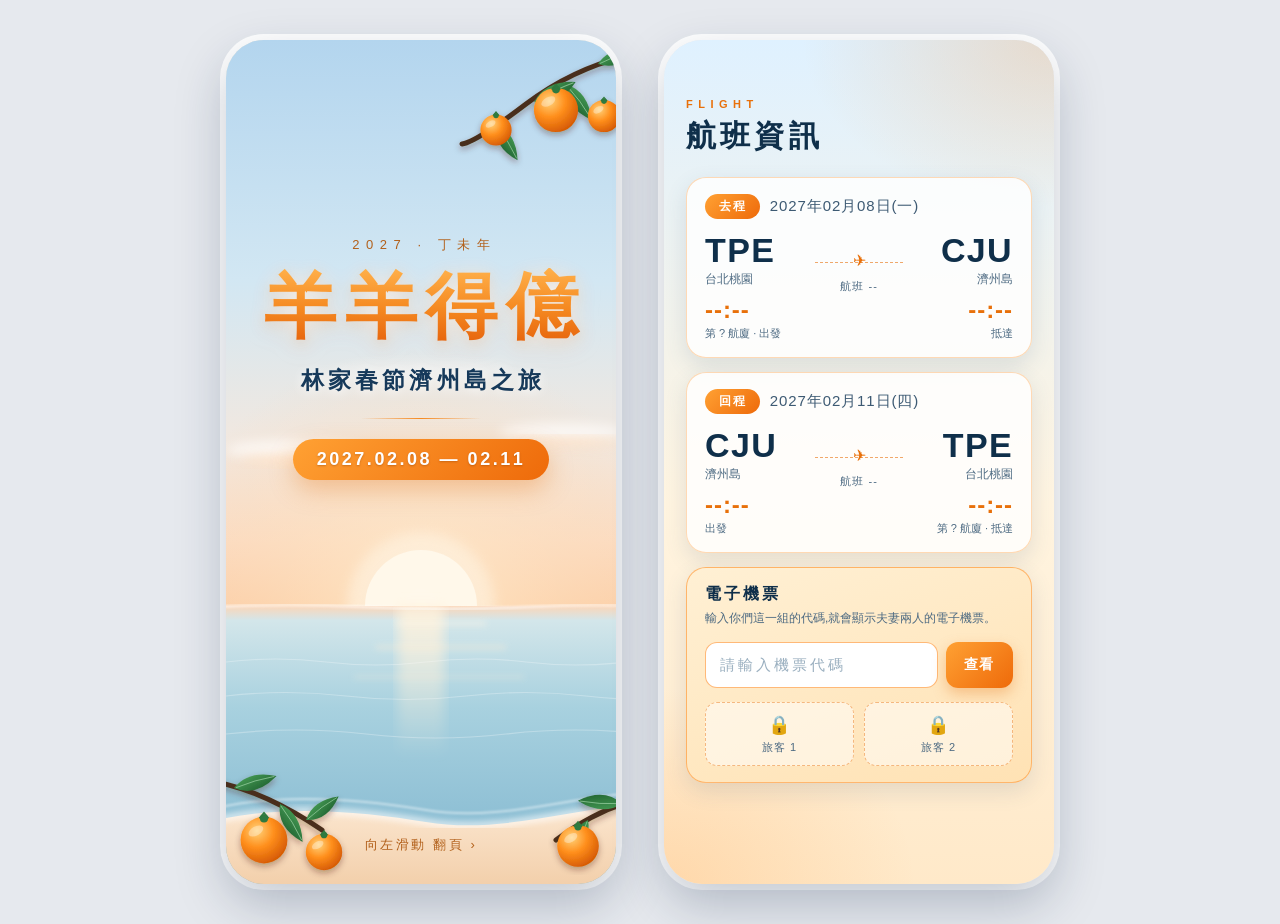
<file: prototype/light5.html>
<!doctype html>
<html lang="zh-Hant">
<head>
<meta charset="utf-8">
<meta name="viewport" content="width=device-width,initial-scale=1">
<title>濟州島預覽 淺色</title>
<style>
  :root{
    --navy:#0f2f4a; --sky:#2f8fe6; --orange:#ff8a1f; --orange-d:#e8700a; --amber:#ffb347;
    --yellow:#ffd23f; --cream:#fff1da; --red:#e5392b; --gold:#ffe28a;
  }
  *{box-sizing:border-box;margin:0;padding:0}
  body{background:#e6e9ee;display:flex;gap:48px;justify-content:center;padding:40px;
       font-family:"PingFang TC","Noto Sans TC",sans-serif;color:var(--navy)}
  .phone{width:390px;height:844px;border-radius:38px;overflow:hidden;position:relative;
         box-shadow:0 20px 50px rgba(20,40,70,.25),0 0 0 6px #fff}

  /* ===== 封面(白天) ===== */
  .cover{background:linear-gradient(180deg,#fff1da 0%,#ffd9a3 100%)}
  .cover svg.scene{position:absolute;inset:0;width:100%;height:100%}
  .cover svg.deco{position:absolute;inset:0;width:100%;height:100%}
  .cover .text{position:absolute;left:0;right:0;top:176px;text-align:center}
  .ribbon{display:inline-flex;align-items:center;gap:10px;padding:7px 22px 7px 22px;border-radius:999px;
      background:linear-gradient(180deg,#f0493a,#cc2a1c);border:1.5px solid var(--gold);
      box-shadow:0 8px 20px rgba(160,40,30,.28);
      font-family:"Songti TC","STSong",serif;font-weight:900;font-size:25px;letter-spacing:.3em;
      color:var(--gold);text-shadow:0 1px 0 #7a140a;padding-left:calc(22px + .3em)}
  .ribbon i{font-style:normal;font-size:13px;letter-spacing:0;color:var(--gold)}
  .cover h1{font-family:"Songti TC","STSong",serif;font-weight:900;margin-top:20px;line-height:1.08;
      color:#16395a;letter-spacing:.1em;padding-left:.1em;
      text-shadow:0 2px 14px rgba(255,255,255,.85),0 1px 2px rgba(255,255,255,.6)}
  .cover h1 .a{display:block;font-size:68px}
  .cover h1 .b{display:block;font-size:46px;color:#ee7a14;letter-spacing:.16em;padding-left:.16em;margin-top:2px;
      text-shadow:0 2px 14px rgba(255,255,255,.9),0 1px 2px rgba(255,255,255,.6)}
  .cover .date{position:absolute;left:0;right:0;top:612px;text-align:center}
  .cover .date span{display:inline-block;padding:11px 28px;border-radius:999px;font-size:20px;font-weight:700;
      letter-spacing:.14em;color:#fff;background:linear-gradient(135deg,#ffa133,#ee6a0a);
      box-shadow:0 10px 24px rgba(230,120,30,.35);text-shadow:0 1px 2px rgba(120,50,0,.35)}
  .cover .hint{position:absolute;bottom:30px;left:0;right:0;text-align:center;font-size:13px;letter-spacing:.2em;color:#b2601a}

  /* ===== 航班頁(淺色) ===== */
  .flight{background:linear-gradient(180deg,#dff1ff 0%,#fff4e0 55%,#ffe9c9 100%)}
  .flight::before{content:"";position:absolute;inset:0;
      background:radial-gradient(360px 240px at 100% 0%,rgba(255,138,31,.22),transparent 70%),
                 radial-gradient(360px 280px at 0% 100%,rgba(255,138,31,.18),transparent 70%)}
  .flight .inner{position:relative;padding:58px 22px 26px}
  .eyebrow{font-size:11px;letter-spacing:.5em;color:var(--orange-d);font-weight:700}
  .flight h3{font-family:"Songti TC",serif;font-size:30px;letter-spacing:.14em;margin:6px 0 20px;color:var(--navy)}
  .card{background:rgba(255,255,255,.82);border:1px solid rgba(255,150,50,.35);border-radius:20px;
        padding:16px 18px;margin-bottom:14px;box-shadow:0 8px 22px rgba(60,90,130,.14)}
  .card .head{display:flex;align-items:center;gap:10px;margin-bottom:14px}
  .pill{font-size:12px;font-weight:700;letter-spacing:.2em;padding:4px 12px 4px 14px;border-radius:999px;
        background:linear-gradient(135deg,#ffa133,#ee6a0a);color:#fff}
  .card .d{font-size:15px;color:#3d5a73;letter-spacing:.06em}
  .route{display:flex;align-items:center;justify-content:space-between}
  .pt{width:104px}
  .pt .code{font-size:34px;font-weight:800;letter-spacing:.04em;line-height:1;color:var(--navy)}
  .pt .city{font-size:12px;color:#4d6a82;margin:4px 0 8px}
  .pt .time{font-size:24px;font-weight:700;color:var(--orange-d);letter-spacing:.04em}
  .pt .tm{font-size:11px;color:#4d6a82;margin-top:2px}
  .pt.r{text-align:right}
  .mid{flex:1;display:flex;flex-direction:column;align-items:center;margin-top:-28px;padding:0 6px}
  .mid .line{width:100%;height:0;border-top:1.5px dashed rgba(232,112,10,.6);position:relative;margin-top:10px}
  .mid .line::after{content:"✈";position:absolute;left:50%;top:-12px;transform:translateX(-50%);font-size:16px;color:var(--orange-d)}
  .mid .no{font-size:11px;color:#4d6a82;margin-top:16px;letter-spacing:.1em}
  .ticket{background:linear-gradient(160deg,#fff0d4,#ffe2b4);border:1px solid rgba(255,138,31,.55)}
  .ticket .t{font-size:16px;font-weight:800;letter-spacing:.18em;margin-bottom:4px}
  .ticket .s{font-size:12px;color:#4d6a82;margin-bottom:14px;line-height:1.6}
  .field{display:flex;gap:8px}
  .field .in{flex:1;height:46px;border-radius:12px;background:#fff;border:1.5px solid rgba(255,138,31,.6);
         display:flex;align-items:center;padding:0 14px;font-size:15px;color:#9bb0c0;letter-spacing:.2em}
  .field .btn{height:46px;padding:0 18px;border-radius:12px;display:flex;align-items:center;font-weight:800;
         letter-spacing:.12em;font-size:14px;color:#fff;background:linear-gradient(135deg,#ffa133,#ee6a0a);
         box-shadow:0 6px 14px rgba(230,120,30,.35)}
  .locked{margin-top:14px;display:flex;gap:10px}
  .locked div{flex:1;height:64px;border-radius:12px;border:1.5px dashed rgba(232,112,10,.45);background:rgba(255,255,255,.5);
         display:flex;flex-direction:column;align-items:center;justify-content:center;font-size:11px;color:#4d6a82;gap:4px;letter-spacing:.1em}
  .locked div b{font-size:18px;font-weight:400}

  /* 與深色版相同的文字排版 */
  .cover .text{top:196px}
  .t-year{font-size:13px;letter-spacing:.5em;color:#b2601a;margin-bottom:14px;padding-left:.5em}
  .t-h1{font-family:"Songti TC","STSong",serif;font-weight:900;font-size:72px;letter-spacing:.12em;line-height:1.1;padding-left:.12em;
        background:linear-gradient(180deg,#ffb04a 0%,#f58a22 50%,#e5600a 100%);
        -webkit-background-clip:text;background-clip:text;color:transparent;
        filter:drop-shadow(0 2px 10px rgba(255,255,255,.9)) drop-shadow(0 3px 6px rgba(200,90,0,.25))}
  .t-h2{font-family:"Songti TC","STSong",serif;font-weight:700;font-size:23px;letter-spacing:.18em;margin-top:18px;padding-left:.18em;
        color:#16395a;text-shadow:0 2px 12px rgba(255,255,255,.9)}
  .t-rule{width:120px;height:1px;margin:22px auto 20px;background:linear-gradient(90deg,transparent,#f58a22,transparent)}
  .t-date{display:inline-block;padding:10px 24px;border-radius:999px;font-size:18px;font-weight:700;letter-spacing:.14em;
        color:#fff;background:linear-gradient(135deg,#ffa133,#ee6a0a);
        box-shadow:0 10px 24px rgba(230,120,30,.35);text-shadow:0 1px 2px rgba(120,50,0,.35)}
</style>
</head>
<body>

<!-- ===== 封面 ===== -->
<div class="phone cover">
  <svg class="scene" viewBox="0 0 390 844" preserveAspectRatio="xMidYMid slice">
    <defs>
      <linearGradient id="s3sky" x1="0" y1="0" x2="0" y2="1">
        <stop offset="0" stop-color="#b3d5ee"/>
        <stop offset=".42" stop-color="#d2e7f3"/>
        <stop offset=".70" stop-color="#f1e8e0"/>
        <stop offset=".88" stop-color="#fbdcc2"/>
        <stop offset="1" stop-color="#fbcfa8"/>
      </linearGradient>
      <radialGradient id="s3glow" cx=".5" cy=".5" r=".5">
        <stop offset="0" stop-color="#fff8e8" stop-opacity=".95"/>
        <stop offset=".3" stop-color="#ffe6c4" stop-opacity=".55"/>
        <stop offset="1" stop-color="#ffd6b0" stop-opacity="0"/>
      </radialGradient>
      <linearGradient id="s3sea" x1="0" y1="0" x2="0" y2="1">
        <stop offset="0" stop-color="#fbd6b8"/>
        <stop offset=".05" stop-color="#d3e6ea"/>
        <stop offset=".35" stop-color="#a8d1df"/>
        <stop offset="1" stop-color="#7cb3cd"/>
      </linearGradient>
      <linearGradient id="s3mt" x1="0" y1="0" x2="1" y2="0">
        <stop offset="0" stop-color="#bcd6a8"/>
        <stop offset=".5" stop-color="#93bb97"/>
        <stop offset="1" stop-color="#7aa38c"/>
      </linearGradient>
      <linearGradient id="s3cliff" x1="0" y1="0" x2="1" y2="0">
        <stop offset="0" stop-color="#a08c78" stop-opacity="0"/>
        <stop offset="1" stop-color="#a08c78" stop-opacity=".8"/>
      </linearGradient>
      <linearGradient id="s3haze" x1="0" y1="0" x2="0" y2="1">
        <stop offset="0" stop-color="#fbdcc2" stop-opacity="0"/>
        <stop offset="1" stop-color="#fbdcc2" stop-opacity=".85"/>
      </linearGradient>
      <linearGradient id="s3refl" x1="0" y1="0" x2="0" y2="1">
        <stop offset="0" stop-color="#fff2dc" stop-opacity=".9"/>
        <stop offset="1" stop-color="#fff2dc" stop-opacity="0"/>
      </linearGradient>
      <linearGradient id="s3sand" x1="0" y1="0" x2="0" y2="1">
        <stop offset="0" stop-color="#fbe6cf"/>
        <stop offset="1" stop-color="#f1cba4"/>
      </linearGradient>
      <path id="s3mtpath" d="M-10,566 C30,560 70,552 100,530 C120,515 130,495 142,480 Q148,468 158,470 Q164,458 174,462 Q182,450 192,456 Q202,446 212,452 Q222,442 233,450 Q244,442 254,450 Q264,444 274,452 Q284,450 292,462 C304,478 312,505 316,530 C318,545 320,556 324,566 Z"/>
      <clipPath id="s3clip"><use href="#s3mtpath"/></clipPath>
      <filter id="s3b1"><feGaussianBlur stdDeviation="1"/></filter>
      <filter id="s3b3"><feGaussianBlur stdDeviation="3"/></filter>
      <filter id="s3b6"><feGaussianBlur stdDeviation="6"/></filter>
    </defs>

    <!-- 天空:淡藍到粉橘的柔和漸層 -->
    <rect width="390" height="570" fill="url(#s3sky)"/>
    <circle cx="195" cy="566" r="260" fill="url(#s3glow)"/>
    <circle cx="195" cy="566" r="56" fill="#fff9ec" opacity=".96"/>
    <circle cx="195" cy="566" r="74" fill="#fff9ec" opacity=".4" filter="url(#s3b6)"/>

    <!-- 雲:柔霧狀 -->
    <g filter="url(#s3b6)" fill="#fff">
      <ellipse cx="70" cy="410" rx="70" ry="10" opacity=".7"/>
      <ellipse cx="335" cy="392" rx="62" ry="9" opacity=".65"/>
      <ellipse cx="200" cy="330" rx="90" ry="8" opacity=".35"/>
    </g>
    <g filter="url(#s3b6)" fill="#fde0c4" opacity=".8">
      <ellipse cx="80" cy="420" rx="66" ry="6"/>
      <ellipse cx="340" cy="402" rx="56" ry="5"/>
    </g>

    <!-- 海 -->
    <rect y="566" width="390" height="290" fill="url(#s3sea)"/>
    <g filter="url(#s3b6)">
      <rect x="172" y="566" width="46" height="150" fill="url(#s3refl)"/>
    </g>
    <g filter="url(#s3b3)" opacity=".7">
      <rect x="170" y="582" width="90" height="3" fill="#fff6e6"/>
      <rect x="150" y="606" width="130" height="2.5" fill="#fff0d8"/>
      <rect x="128" y="636" width="170" height="2" fill="#fff0d8" opacity=".7"/>
    </g>
    <g stroke="#fff" stroke-width="1.2" opacity=".28" fill="none">
      <path d="M0,622 Q50,616 100,622 T200,622 T300,622 T400,622"/>
      <path d="M0,656 Q60,649 120,656 T240,656 T360,656 T480,656"/>
      <path d="M0,694 Q70,686 140,694 T280,694 T420,694"/>
    </g>

    <!-- 水線柔光 -->
    <path d="M-10,567 Q60,563 140,567 T300,567 T420,567" stroke="#fff" stroke-width="3" fill="none" opacity=".55" filter="url(#s3b1)"/>

    <!-- 前景:柔和沙灘與浪花 -->
    <path d="M-10,780 C60,764 140,772 200,782 C270,794 340,770 400,766 L400,860 L-10,860Z" fill="url(#s3sand)"/>
    <path d="M-10,780 C60,764 140,772 200,782 C270,794 340,770 400,766" stroke="#fff" stroke-width="6" fill="none" opacity=".75" filter="url(#s3b3)"/>
    <path d="M-10,768 C60,752 140,760 200,770 C270,782 340,758 400,754" stroke="#fff" stroke-width="2" fill="none" opacity=".5" filter="url(#s3b1)"/>
  </svg>

  <svg class="deco" viewBox="0 0 390 844">
    <defs>
      <radialGradient id="og" cx=".35" cy=".3" r=".8">
        <stop offset="0" stop-color="#ffd27a"/><stop offset=".45" stop-color="#ff8f1c"/><stop offset="1" stop-color="#cf5200"/>
      </radialGradient>
      <linearGradient id="leaf" x1="0" y1="0" x2="1" y2="1">
        <stop offset="0" stop-color="#4aa35a"/><stop offset="1" stop-color="#1b5a2a"/>
      </linearGradient>
      <g id="orange">
        <circle r="26" fill="url(#og)"/>
        <ellipse cx="-9" cy="-10" rx="9" ry="5" fill="#fff" opacity=".35" transform="rotate(-30 -9 -10)"/>
        <circle cx="0" cy="-24" r="4.5" fill="#2f7a3f"/>
        <path d="M-5,-24 L0,-30 L5,-24" stroke="#2f7a3f" stroke-width="2" fill="none"/>
      </g>
      <g id="leafg">
        <path d="M0,0 Q16,-14 40,-4 Q18,12 0,0Z" fill="url(#leaf)"/>
        <path d="M2,0 Q20,-4 38,-4" stroke="#b9e8bf" stroke-width=".8" fill="none" opacity=".6"/>
      </g>
      <filter id="sh"><feDropShadow dx="0" dy="3" stdDeviation="3" flood-color="#401a00" flood-opacity=".35"/></filter>
    </defs>
    <!-- 右上橘枝 -->
    <g filter="url(#sh)">
      <path d="M410,14 Q350,26 300,64 T236,104" stroke="#4a2f1a" stroke-width="5" fill="none" stroke-linecap="round"/>
      <use href="#leafg" transform="translate(372,24) rotate(-15) scale(1.05)"/>
      <use href="#leafg" transform="translate(340,44) rotate(60) scale(1.1)"/>
      <use href="#leafg" transform="translate(308,62) rotate(-20) scale(1.15)"/>
      <use href="#leafg" transform="translate(270,84) rotate(65) scale(1.05)"/>
      <use href="#orange" transform="translate(330,70) scale(.85)"/>
      <use href="#orange" transform="translate(270,90) scale(.6)"/>
      <use href="#orange" transform="translate(378,76) scale(.62)"/>
    </g>
    <!-- 左下橘子 -->
    <g filter="url(#sh)">
      <path d="M-10,742 Q40,752 96,790" stroke="#4a2f1a" stroke-width="5" fill="none" stroke-linecap="round"/>
      <use href="#leafg" transform="translate(8,748) rotate(-10) scale(1.1)"/>
      <use href="#leafg" transform="translate(54,764) rotate(65) scale(1.1)"/>
      <use href="#leafg" transform="translate(80,780) rotate(-30) scale(1)"/>
      <use href="#orange" transform="translate(38,800) scale(.9)"/>
      <use href="#orange" transform="translate(98,812) scale(.7)"/>
    </g>
    <g filter="url(#sh)">
      <path d="M410,760 Q370,770 330,800" stroke="#4a2f1a" stroke-width="5" fill="none" stroke-linecap="round"/>
      <use href="#leafg" transform="translate(396,764) rotate(190) scale(1.1)"/>
      <use href="#leafg" transform="translate(362,780) rotate(120) scale(1)"/>
      <use href="#orange" transform="translate(352,806) scale(.8)"/>
    </g>
  </svg>

  <div class="text">
    <div class="t-year">2027 · 丁未年</div>
    <div class="t-h1">羊羊得億</div>
    <div class="t-h2">林家春節濟州島之旅</div>
    <div class="t-rule"></div>
    <div class="t-date">2027.02.08 — 02.11</div>
  </div>
  <div class="hint">向左滑動 翻頁 ›</div>
</div>

<!-- ===== 航班頁 ===== -->
<div class="phone flight">
 <div class="inner">
  <div class="eyebrow">FLIGHT</div>
  <h3>航班資訊</h3>

  <div class="card">
    <div class="head"><span class="pill">去程</span><span class="d">2027年02月08日(一)</span></div>
    <div class="route">
      <div class="pt"><div class="code">TPE</div><div class="city">台北桃園</div>
        <div class="time">--:--</div><div class="tm">第 ? 航廈 · 出發</div></div>
      <div class="mid"><div class="line"></div><div class="no">航班 --</div></div>
      <div class="pt r"><div class="code">CJU</div><div class="city">濟州島</div>
        <div class="time">--:--</div><div class="tm">抵達</div></div>
    </div>
  </div>

  <div class="card">
    <div class="head"><span class="pill">回程</span><span class="d">2027年02月11日(四)</span></div>
    <div class="route">
      <div class="pt"><div class="code">CJU</div><div class="city">濟州島</div>
        <div class="time">--:--</div><div class="tm">出發</div></div>
      <div class="mid"><div class="line"></div><div class="no">航班 --</div></div>
      <div class="pt r"><div class="code">TPE</div><div class="city">台北桃園</div>
        <div class="time">--:--</div><div class="tm">第 ? 航廈 · 抵達</div></div>
    </div>
  </div>

  <div class="card ticket">
    <div class="t">電子機票</div>
    <div class="s">輸入你們這一組的代碼,就會顯示夫妻兩人的電子機票。</div>
    <div class="field"><div class="in">請輸入機票代碼</div><div class="btn">查看</div></div>
    <div class="locked">
      <div><b>🔒</b>旅客 1</div>
      <div><b>🔒</b>旅客 2</div>
    </div>
  </div>
 </div>
</div>

</body>
</html>
</file>
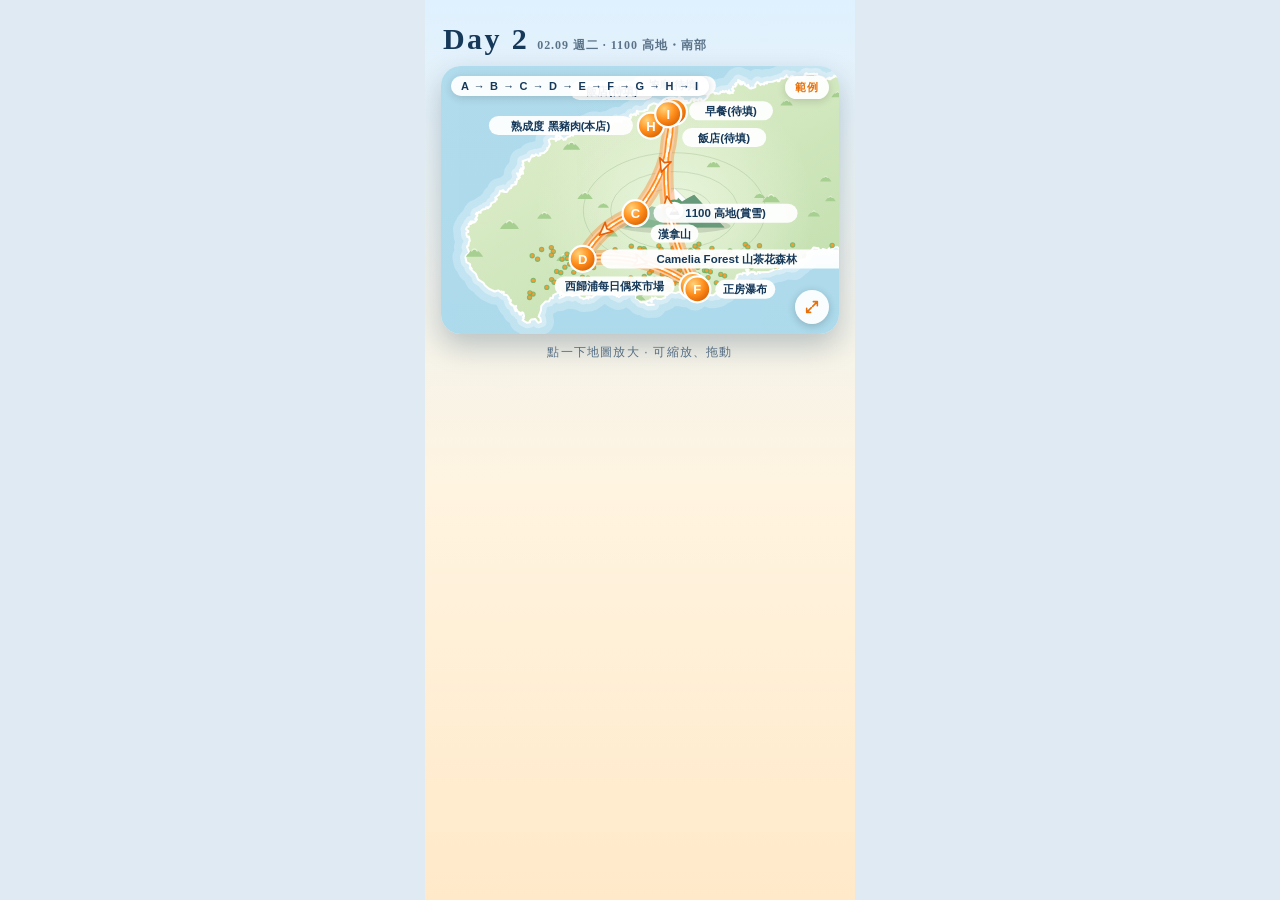
<file: prototype/map-a.html>
<!doctype html>
<html lang="zh-Hant"><head><meta charset="utf-8">
<meta name="viewport" content="width=device-width,initial-scale=1,viewport-fit=cover">
<title>地圖預覽 A · 插畫風</title>
<style>
:root{--navy:#0f2f4a;--orange:#ff8a1f;--orange-d:#e8700a;--ink:#16395a;--muted:#5b7389;
 --sea1:#cdeaf5;--sea2:#8fcbe3;--land1:#e2f0cf;--land2:#bddca9;--hill:#a6cf91;--hillhi:#eef8e2;--contour:rgba(70,120,70,.2);
 --plate:rgba(255,255,255,.94);--plateTx:#16395a;--shore:#fff;--orch:#ff9a2a;--orchLeaf:#72b061;--snow:#fff;--mtn:#86b592;--mtn2:#5f9272;--case:#fff;--panel:rgba(255,255,255,.92)}
[data-theme=dark]{--navy:#f6e9d6;--ink:#f6e9d6;--muted:#9fb6c8;--orange-d:#ffa64d;
 --sea1:#0a2033;--sea2:#14405c;--land1:#1d4a4c;--land2:#2b6659;--hill:#33786b;--hillhi:#55a08c;--contour:rgba(150,230,200,.14);
 --plate:rgba(8,26,42,.88);--plateTx:#fff;--shore:#9ee0e6;--orch:#ffa23a;--orchLeaf:#3c7a58;--snow:#e8f4fb;--mtn:#42847b;--mtn2:#2c635f;--case:rgba(0,0,0,0);--panel:rgba(10,30,48,.9)}
*{box-sizing:border-box;margin:0;padding:0;-webkit-tap-highlight-color:transparent}
html,body{height:100%}body{background:#dfeaf3;font-family:"PingFang TC","Noto Sans TC",sans-serif;color:var(--ink)}
[data-theme=dark] body{background:#08141f}
.app{height:100dvh;max-width:430px;margin:0 auto;position:relative;overflow:hidden;background:linear-gradient(180deg,#dff1ff,#fff4e0 55%,#ffe9c9)}
[data-theme=dark] .app{background:linear-gradient(180deg,#0b1e30,#14304a 55%,#1c3347)}
.dh{padding:22px 18px 10px}.dh h2{font-family:"Songti TC",serif;font-weight:900;font-size:30px;letter-spacing:.08em}
.dh h2 small{font-family:"PingFang TC";font-size:12px;font-weight:600;color:var(--muted);margin-left:8px;letter-spacing:.08em}
.card-map{position:relative;margin:0 16px;height:268px;border-radius:20px;overflow:hidden;box-shadow:0 12px 28px rgba(15,47,74,.25);cursor:pointer}
.jm{display:block;width:100%;height:100%;touch-action:none;user-select:none;-webkit-user-select:none}
.tag{position:absolute;top:10px;font-size:11px;letter-spacing:.1em;padding:4px 10px;border-radius:999px;background:var(--plate);color:var(--plateTx);box-shadow:0 2px 8px rgba(0,0,0,.15);font-weight:700}
.tag.l{left:10px}.tag.r{right:10px;color:var(--orange-d)}
.expand{position:absolute;right:10px;bottom:10px;width:34px;height:34px;border-radius:50%;background:var(--plate);display:grid;place-items:center;color:var(--orange-d);box-shadow:0 2px 8px rgba(0,0,0,.2)}
.hintline{font-size:12px;color:var(--muted);text-align:center;margin-top:10px;letter-spacing:.1em}
/* 地圖元素 */
.glow{animation:flick 3.6s infinite}.mid{animation:flick 3.6s infinite .05s}.core{animation:flick 3.6s infinite .1s}
.flow{stroke-dasharray:3 11;animation:flow 1.1s linear infinite}
@keyframes flick{0%,100%{opacity:1}6%{opacity:.5}8%{opacity:1}22%{opacity:.9}24%{opacity:.35}26%{opacity:1}52%{opacity:.95}54%{opacity:.5}57%{opacity:1}78%{opacity:.85}80%{opacity:1}}
@keyframes flow{to{stroke-dashoffset:-28}}
.plate rect{fill:var(--plate)}.plate text{fill:var(--plateTx);font-weight:700}
.ring{transform-box:fill-box;transform-origin:center;animation:pulse 1.6s ease-out infinite}
@keyframes pulse{0%{transform:scale(.7);opacity:.9}100%{transform:scale(2.2);opacity:0}}
/* 全螢幕地圖 */
.full{position:absolute;inset:0;z-index:20;background:var(--sea1)}
.full .jm{cursor:grab}
.bar{position:absolute;top:12px;left:12px;right:12px;display:flex;gap:8px;align-items:center;pointer-events:none}
.bar>*{pointer-events:auto}
.round{width:40px;height:40px;border-radius:50%;background:var(--panel);display:grid;place-items:center;color:var(--orange-d);font-size:20px;font-weight:700;box-shadow:0 4px 12px rgba(0,0,0,.22);border:0;cursor:pointer}
.ttl{flex:1;height:40px;border-radius:999px;background:var(--panel);display:flex;align-items:center;padding:0 16px;font-weight:800;font-size:14px;letter-spacing:.08em;box-shadow:0 4px 12px rgba(0,0,0,.22);color:var(--plateTx)}
.zoomc{position:absolute;right:12px;top:68px;display:flex;flex-direction:column;gap:8px}
.chips{position:absolute;left:0;right:0;bottom:16px;display:flex;gap:8px;padding:0 12px;overflow-x:auto;scrollbar-width:none}
.chips::-webkit-scrollbar{display:none}
.chp{flex:none;display:flex;align-items:center;gap:6px;height:38px;padding:0 14px 0 5px;border-radius:999px;background:var(--panel);box-shadow:0 4px 12px rgba(0,0,0,.22);font-size:13px;font-weight:700;color:var(--plateTx);border:2px solid transparent;cursor:pointer}
.chp b{width:26px;height:26px;border-radius:50%;background:linear-gradient(135deg,#ffa133,#ee6a0a);color:#fff;display:grid;place-items:center;font-size:13px}
.chp.on{border-color:#ff8a1f}
.pop{position:absolute;left:12px;right:12px;bottom:66px;border-radius:18px;background:var(--panel);box-shadow:0 8px 24px rgba(0,0,0,.28);padding:12px 14px;display:flex;gap:12px;align-items:center;color:var(--plateTx)}
.pop .bd{width:36px;height:36px;border-radius:50%;background:linear-gradient(135deg,#ffa133,#ee6a0a);color:#fff;font-weight:800;display:grid;place-items:center;font-size:16px;flex:none}
.pop .nm{font-family:"Songti TC",serif;font-weight:900;font-size:19px}.pop .ko{font-size:12px;color:var(--muted)}
.pop .go{margin-left:auto;font-size:12px;font-weight:700;color:var(--orange-d);padding:6px 12px;border-radius:999px;border:1px solid rgba(232,112,10,.5)}
.credit{position:absolute;left:8px;bottom:2px;font-size:9px;color:var(--muted);opacity:.7;z-index:3}
</style></head><body>
<div class="app" id="app">
  <div class="dh"><h2 id="h2"></h2></div>
  <div class="card-map" id="card"><span class="tag l" id="route"></span><span class="tag r">範例</span>
    <div class="expand"><svg width="16" height="16" viewBox="0 0 24 24" fill="none" stroke="currentColor" stroke-width="2.4" stroke-linecap="round" stroke-linejoin="round"><path d="M14 4h6v6M10 20H4v-6M20 4l-7 7M4 20l7-7"/></svg></div></div>
  <div class="hintline">點一下地圖放大 · 可縮放、拖動</div>
</div>
<script src="../js/data.js"></script><script src="../js/coast.js"></script><script src="../js/landmarks.js"></script>
<script>
const NS='http://www.w3.org/2000/svg',$=s=>document.querySelector(s);
const q=new URLSearchParams(location.search);
document.documentElement.dataset.theme=q.get('theme')==='dark'?'dark':'light';
const day=DAYS[(+q.get('day')||2)-1];
const K_X=929,K_Y=1110,LON0=126.0,LAT0=33.7;
const wx=lon=>(lon-LON0)*K_X,wy=lat=>(LAT0-lat)*K_Y;
const COASTW=JEJU_COAST.map(([lo,la])=>[wx(lo),wy(la)]);
const ISL='M'+COASTW.map(p=>p[0].toFixed(1)+','+p[1].toFixed(1)).join('L')+'Z';
function inPoly(x,y,P){let c=false;for(let i=0,j=P.length-1;i<P.length;j=i++){const[xi,yi]=P[i],[xj,yj]=P[j];if(((yi>y)!==(yj>y))&&(x<(xj-xi)*(y-yi)/(yj-yi)+xi))c=!c}return c}
let sd=11;const rnd=()=>(sd=sd*16807%2147483647)/2147483647;
const HX=wx(126.531),HY=wy(33.362);
/* 靜態風景:山丘、橘園、漢拿山(只做一次) */
const DECOR=(()=>{let o='',n=0,t=0;
  while(n<28&&t<3000){t++;const x=150+rnd()*740,y=140+rnd()*430;if(!inPoly(x,y,COASTW)||Math.hypot(x-HX,(y-HY)*1.3)<90)continue;
    const s=.7+rnd()*.9;o+=`<g transform="translate(${x.toFixed(1)},${y.toFixed(1)}) scale(${s.toFixed(2)})"><path d="M-10,2 Q0,-14 10,2Z" fill="var(--hill)"/><path d="M-3.5,-4 Q0,-10 3.5,-4" stroke="var(--hillhi)" stroke-width="1.5" fill="none" opacity=".8"/></g>`;n++}
  n=0;t=0;while(n<120&&t<5000){t++;const x=wx(126.27+rnd()*.64),y=wy(33.232+rnd()*.08);if(!inPoly(x,y,COASTW))continue;
    o+=`<g transform="translate(${x.toFixed(1)},${y.toFixed(1)})"><circle r="4.4" fill="var(--orchLeaf)" opacity=".85"/><circle r="2.5" cy="-.4" fill="var(--orch)"/></g>`;n++}
  return o})();
const MOUNTAIN=`<g transform="translate(${HX.toFixed(1)},${(HY+8).toFixed(1)}) scale(1.25)">
  <ellipse cy="14" rx="74" ry="10" fill="#000" opacity=".12"/>
  <path d="M-66,16 L-30,-12 L-13,-7 L0,-36 L15,-21 L26,-27 L66,16Z" fill="var(--mtn)"/>
  <path d="M0,-36 L15,-21 L26,-27 L66,16 L22,16 L8,-8Z" fill="var(--mtn2)" opacity=".75"/>
  <path d="M-11,-16 L0,-36 L15,-21 L10,-18 L5,-23 L0,-15 L-5,-20Z" fill="var(--snow)"/>
  <path d="M-30,-12 L-13,-7 L-22,8 L-40,4Z" fill="var(--hillhi)" opacity=".25"/></g>`;
let uid=0;
function JMap(host,{interactive,zoomBias=1,selIdx=-1}){
  const id='m'+(++uid),svg=document.createElementNS(NS,'svg');svg.setAttribute('class','jm');host.prepend(svg);
  const P=day.stops.map(s=>[wx(s.lon),wy(s.lat)]);
  /* 路線(弧線) */
  let d=`M${P[0][0].toFixed(1)},${P[0][1].toFixed(1)}`,arrows='';
  for(let i=1;i<P.length;i++){const a=P[i-1],b=P[i],mx=(a[0]+b[0])/2,my=(a[1]+b[1])/2,dx=b[0]-a[0],dy=b[1]-a[1],L=Math.hypot(dx,dy)||1,sg=(i%2?1:-1)*L*.2,cx=mx-dy/L*sg,cy=my+dx/L*sg;
    d+=`Q${cx.toFixed(1)},${cy.toFixed(1)} ${b[0].toFixed(1)},${b[1].toFixed(1)}`;
    const x=.25*a[0]+.5*cx+.25*b[0],y=.25*a[1]+.5*cy+.25*b[1],ang=Math.atan2(dy,dx)*180/Math.PI;
    arrows+=`<g class="mk" data-x="${x.toFixed(1)}" data-y="${y.toFixed(1)}" data-rot="${ang.toFixed(1)}" data-arrow="1"><path d="M-6,-6 L7,0 L-6,6 L-3,0Z" fill="#fff6e0" stroke="#e5600a" stroke-width="1.6" stroke-linejoin="round"/></g>`;}
  const names=new Set(day.stops.map(s=>s.name));
  const lms=LANDMARKS.filter(l=>!names.has(l.n)).map(l=>{const [ic,c]=KIND[l.k],w=l.n.length*12+12;
    return `<g class="mk lm" data-x="${wx(l.lon).toFixed(1)}" data-y="${wy(l.lat).toFixed(1)}" data-lv="${l.lv}" data-pw="${w}" data-r="11"><g class="plate"><rect width="${w}" height="18" rx="9"/><text x="${w/2}" y="13" text-anchor="middle" font-size="11">${l.n}</text></g>
      <circle r="10" fill="#fff" stroke="${c}" stroke-width="2.2"/><text y="4.2" text-anchor="middle" font-size="11">${ic}</text></g>`}).join('');
  const stops=day.stops.map((s,i)=>{const w=s.name.length*12+12;
    return `<g class="mk stop" data-i="${i}" data-x="${P[i][0].toFixed(1)}" data-y="${P[i][1].toFixed(1)}" data-pw="${w}" data-r="14">
     ${i===selIdx?'<circle class="ring" r="16" fill="none" stroke="#ff8a1f" stroke-width="2.5"/>':''}
     <g class="plate"><rect width="${w}" height="19" rx="9.5"/><text x="${w/2}" y="13.5" text-anchor="middle" font-size="11.5">${s.name}</text></g>
     <circle r="13" fill="url(#${id}og)" stroke="#fff" stroke-width="2.2"/><text y="5" text-anchor="middle" font-size="13" font-weight="800" fill="#fff">${String.fromCharCode(65+i)}</text></g>`}).join('');
  svg.innerHTML=`<defs>
    <linearGradient id="${id}sea" x1="0" y1="0" x2="0" y2="1"><stop offset="0" stop-color="var(--sea1)"/><stop offset="1" stop-color="var(--sea2)"/></linearGradient>
    <linearGradient id="${id}land" x1="0" y1="0" x2="1" y2="1"><stop offset="0" stop-color="var(--land1)"/><stop offset="1" stop-color="var(--land2)"/></linearGradient>
    <radialGradient id="${id}h" gradientUnits="userSpaceOnUse" cx="${HX}" cy="${HY}" r="230"><stop offset="0" stop-color="var(--hillhi)" stop-opacity=".85"/><stop offset="1" stop-color="var(--hillhi)" stop-opacity="0"/></radialGradient>
    <radialGradient id="${id}og" cx=".35" cy=".3" r=".8"><stop offset="0" stop-color="#ffd27a"/><stop offset=".5" stop-color="#ff8f1c"/><stop offset="1" stop-color="#d45a00"/></radialGradient>
    <clipPath id="${id}clip"><path d="${ISL}"/></clipPath></defs>
   <rect x="-4000" y="-4000" width="9000" height="9000" fill="url(#${id}sea)"/>
   <path d="${ISL}" fill="none" stroke="var(--shore)" stroke-width="26" opacity=".25" vector-effect="non-scaling-stroke" stroke-linejoin="round"/>
   <path d="${ISL}" fill="none" stroke="var(--shore)" stroke-width="11" opacity=".35" vector-effect="non-scaling-stroke" stroke-linejoin="round"/>
   <path d="${ISL}" fill="url(#${id}land)" stroke="var(--shore)" stroke-width="2" vector-effect="non-scaling-stroke" stroke-linejoin="round"/>
   <g clip-path="url(#${id}clip)"><circle cx="${HX}" cy="${HY}" r="230" fill="url(#${id}h)"/>
     <g fill="none" stroke="var(--contour)" stroke-width="1.4" vector-effect="non-scaling-stroke"><ellipse cx="${HX}" cy="${HY}" rx="150" ry="95"/><ellipse cx="${HX}" cy="${HY}" rx="105" ry="64"/><ellipse cx="${HX}" cy="${HY}" rx="62" ry="36"/></g>${DECOR}</g>
   <ellipse cx="${wx(126.952)}" cy="${wy(33.503)}" rx="13" ry="9" fill="url(#${id}land)" stroke="var(--shore)" stroke-width="1.5" vector-effect="non-scaling-stroke"/>
   ${MOUNTAIN}
   <path d="${d}" fill="none" stroke="var(--case)" stroke-width="9" stroke-linecap="round" stroke-linejoin="round" opacity=".95" vector-effect="non-scaling-stroke"/>
   <path class="glow" d="${d}" fill="none" stroke="#ff6a00" stroke-width="15" stroke-linecap="round" stroke-linejoin="round" opacity=".32" vector-effect="non-scaling-stroke"/>
   <path class="mid" d="${d}" fill="none" stroke="#ff8a1f" stroke-width="5.5" stroke-linecap="round" stroke-linejoin="round" vector-effect="non-scaling-stroke"/>
   <path class="core" d="${d}" fill="none" stroke="#fff1d0" stroke-width="2" stroke-linecap="round" stroke-linejoin="round" vector-effect="non-scaling-stroke"/>
   <path class="flow" d="${d}" fill="none" stroke="#fff" stroke-width="2.2" stroke-linecap="round" stroke-linejoin="round" opacity=".9" vector-effect="non-scaling-stroke"/>
   <g id="${id}L">${lms}</g><g>${arrows}</g><g>${stops}</g>`;
  const mks=[...svg.querySelectorAll('.mk')],lmEls=[...svg.querySelectorAll('.lm')],stopEls=[...svg.querySelectorAll('.stop')];
  /* 視角:先框住當天的點 */
  let xs=P.map(p=>p[0]),ys=P.map(p=>p[1]);
  const bx=[Math.min(...xs),Math.max(...xs)],by=[Math.min(...ys),Math.max(...ys)];
  const W=()=>host.clientWidth||358,H=()=>host.clientHeight||268;
  const fit=()=>{const bw=Math.max(bx[1]-bx[0],140)*1.38,bh=Math.max(by[1]-by[0],90)*1.5;return{cx:(bx[0]+bx[1])/2,cy:(by[0]+by[1])/2,ppu:Math.min(W()/bw,H()/bh,3.4)}};
  let v=fit();v.ppu*=zoomBias;const MINP=.42,MAXP=9;
  function apply(){const w=W(),h=H(),vw=w/v.ppu,vh=h/v.ppu,inv=1/v.ppu;
    svg.setAttribute('viewBox',`${v.cx-vw/2} ${v.cy-vh/2} ${vw} ${vh}`);
    mks.forEach(g=>{g.setAttribute('transform',`translate(${g.dataset.x},${g.dataset.y}) rotate(${g.dataset.rot||0}) scale(${inv})`)});
    /* 標籤自動避開:先排行程點,再依重要程度排地標;放不下的地標就先隱藏 */
    const sx=g=>(+g.dataset.x-v.cx)*v.ppu+w/2,sy=g=>(+g.dataset.y-v.cy)*v.ppu+h/2,placed=[];
    const hit=(a,b)=>Math.max(0,Math.min(a.x+a.w,b.x+b.w)-Math.max(a.x,b.x))*Math.max(0,Math.min(a.y+a.h,b.y+b.h)-Math.max(a.y,b.y));
    const circ=g=>{const r=+g.dataset.r;return{x:sx(g)-r,y:sy(g)-r,w:2*r,h:2*r}};
    stopEls.forEach(g=>placed.push(circ(g)));
    const put=(g,must)=>{const pw=+g.dataset.pw,r=+g.dataset.r,x=sx(g),y=sy(g),ph=19,pl=g.querySelector('.plate');
      if(x<-60||y<-40||x>w+60||y>h+40){g.style.display='none';return false}
      const cand=[[r+4,-ph/2],[-r-4-pw,-ph/2],[-pw/2,r+3],[-pw/2,-r-3-ph],[r,r],[-r-pw,r],[r,-r-ph],[-r-pw,-r-ph]];
      let best=null,bp=1e9;
      cand.forEach(([dx,dy])=>{const rc={x:x+dx,y:y+dy,w:pw,h:ph};let p=0;
        if(rc.x<4||rc.x+pw>w-4||rc.y<4||rc.y+ph>h-4)p+=60;
        placed.forEach(o=>p+=hit(rc,o));if(p<bp){bp=p;best=[dx,dy,rc]}});
      if(!must&&bp>0){g.style.display='none';return false}
      g.style.display='';pl.setAttribute('transform',`translate(${best[0]},${best[1]})`);placed.push(best[2]);if(!must)placed.push(circ(g));return true};
    stopEls.forEach(g=>put(g,true));
    [1,2,3].forEach(lv=>lmEls.filter(g=>+g.dataset.lv===lv).forEach(g=>{
      const ok=lv===1||(lv===2&&v.ppu>=.9)||(lv===3&&v.ppu>=1.7);
      if(!ok){g.style.display='none';return}put(g,false)}))}
  apply();addEventListener('resize',apply);
  const zoomAt=(px,py,f)=>{const w=W(),h=H(),X=v.cx+(px-w/2)/v.ppu,Y=v.cy+(py-h/2)/v.ppu;v.ppu=Math.max(MINP,Math.min(MAXP,v.ppu*f));v.cx=X-(px-w/2)/v.ppu;v.cy=Y-(py-h/2)/v.ppu;apply()};
  const fly=(t,ms=450)=>{const a={...v},t0=performance.now();(function s(n){const k=Math.min(1,(n-t0)/ms),e=1-Math.pow(1-k,3);v.cx=a.cx+(t.cx-a.cx)*e;v.cy=a.cy+(t.cy-a.cy)*e;v.ppu=a.ppu*Math.pow(t.ppu/a.ppu,e);apply();if(k<1)requestAnimationFrame(s)})(t0)};
  if(interactive){
    const ptr=new Map();let moved=0,downEl=null;
    svg.addEventListener('pointerdown',e=>{svg.setPointerCapture(e.pointerId);ptr.set(e.pointerId,[e.clientX,e.clientY]);moved=0;downEl=document.elementFromPoint(e.clientX,e.clientY)});
    svg.addEventListener('pointermove',e=>{if(!ptr.has(e.pointerId))return;const o=ptr.get(e.pointerId),n=[e.clientX,e.clientY];
      if(ptr.size===1){v.cx-=(n[0]-o[0])/v.ppu;v.cy-=(n[1]-o[1])/v.ppu;moved+=Math.abs(n[0]-o[0])+Math.abs(n[1]-o[1]);ptr.set(e.pointerId,n);apply()}
      else if(ptr.size===2){const ids=[...ptr.keys()],a=ptr.get(ids[0]),b=ptr.get(ids[1]),d0=Math.hypot(a[0]-b[0],a[1]-b[1]);ptr.set(e.pointerId,n);
        const a2=ptr.get(ids[0]),b2=ptr.get(ids[1]),d1=Math.hypot(a2[0]-b2[0],a2[1]-b2[1]),r=host.getBoundingClientRect();moved+=9;
        if(d0>0)zoomAt((a2[0]+b2[0])/2-r.left,(a2[1]+b2[1])/2-r.top,d1/d0)}});
    const up=e=>{if(ptr.has(e.pointerId)&&moved<6&&ptr.size===1){const st=downEl&&downEl.closest&&downEl.closest('.stop');if(st&&api.onStop)api.onStop(+st.dataset.i)}ptr.delete(e.pointerId)};
    svg.addEventListener('pointerup',up);svg.addEventListener('pointercancel',up);
    svg.addEventListener('wheel',e=>{e.preventDefault();const r=host.getBoundingClientRect();zoomAt(e.clientX-r.left,e.clientY-r.top,Math.exp(-e.deltaY*.0018))},{passive:false});
    svg.addEventListener('dblclick',e=>{const r=host.getBoundingClientRect();zoomAt(e.clientX-r.left,e.clientY-r.top,1.8)});}
  const api={zoom:f=>zoomAt(W()/2,H()/2,f),home:()=>fly(fit()),focus:i=>fly({cx:P[i][0],cy:P[i][1],ppu:Math.max(v.ppu,2.6)}),onStop:null};
  return api;}

/* ===== 頁面 ===== */
$('#h2').innerHTML=`Day ${day.n}<small>${day.date} 週${day.wk} · ${day.title}</small>`;
$('#route').textContent=day.stops.map((_,i)=>String.fromCharCode(65+i)).join(' → ');
JMap($('#card'),{interactive:false});
$('#card').onclick=()=>openFull();
function openFull(opts={}){
  const f=document.createElement('div');f.className='full';$('#app').appendChild(f);
  const sel=opts.sel!=null?opts.sel:-1;
  const m=JMap(f,{interactive:true,zoomBias:opts.zoom||.9,selIdx:sel});
  f.insertAdjacentHTML('beforeend',`<div class="bar"><button class="round" id="x">✕</button><div class="ttl">Day ${day.n} · ${day.stops.map((_,i)=>String.fromCharCode(65+i)).join(' → ')}</div></div>
   <div class="zoomc"><button class="round" id="zi">＋</button><button class="round" id="zo">－</button><button class="round" id="zh">◎</button></div>
   <div class="chips">${day.stops.map((s,i)=>`<div class="chp${i===sel?' on':''}" data-i="${i}"><b>${String.fromCharCode(65+i)}</b>${s.name}</div>`).join('')}</div>`);
  const pop=i=>{f.querySelector('.pop')?.remove();f.querySelectorAll('.chp').forEach((c,k)=>c.classList.toggle('on',k===i));const s=day.stops[i];
    f.insertAdjacentHTML('beforeend',`<div class="pop"><div class="bd">${String.fromCharCode(65+i)}</div><div><div class="nm">${s.name}</div><div class="ko">${s.ko||s.note||''}</div></div><span class="go">導航 ›</span></div>`)};
  m.onStop=i=>{pop(i);m.focus(i)};
  f.querySelector('.chips').onclick=e=>{const c=e.target.closest('.chp');if(c){pop(+c.dataset.i);m.focus(+c.dataset.i)}};
  f.querySelector('#x').onclick=()=>f.remove();f.querySelector('#zi').onclick=()=>m.zoom(1.6);f.querySelector('#zo').onclick=()=>m.zoom(1/1.6);f.querySelector('#zh').onclick=()=>m.home();
  if(sel>=0)pop(sel)}
if(q.get('view')==='full')openFull({sel:q.get('sel')!=null?+q.get('sel'):-1,zoom:+q.get('zoom')||.9});
</script></body></html>
</file>
<file: css/style.css>
:root{
  --navy:#0f2f4a; --orange:#ff8a1f; --orange-d:#e8700a; --gold:#ffe28a;
  --ink:#16395a; --muted:#5b7389;
  --P:144px;--navbg:#e6f3fd; /* 行程與時間軸每一格的高度,兩邊必須一樣,才能 1:1 連動 */
}
*{box-sizing:border-box;margin:0;padding:0;-webkit-tap-highlight-color:transparent}
html,body{height:100%;background:#dfeaf3}
body{font-family:"PingFang TC","Noto Sans TC",sans-serif;color:var(--ink)}
.app{height:100dvh;max-width:430px;margin:0 auto;overflow:hidden;position:relative;
     background:linear-gradient(180deg,#dff1ff 0%,#fff4e0 55%,#ffe9c9 100%)}
.app::before{content:"";position:absolute;inset:0;pointer-events:none;z-index:0;
     background:radial-gradient(360px 240px at 100% 0%,rgba(255,138,31,.2),transparent 70%),
                radial-gradient(360px 280px at 0% 100%,rgba(255,138,31,.16),transparent 70%)}

/* 上方頁籤(封面不顯示) */
.nav{position:absolute;left:0;right:0;top:0;z-index:5;height:54px;display:flex;gap:8px;padding:10px 0 0 16px;background:var(--navbg);border-bottom:1px solid rgba(255,138,31,.22);box-shadow:0 4px 10px rgba(60,90,130,.1);
     transition:opacity .3s,transform .3s}
.nav::-webkit-scrollbar{display:none}
.nav.off{opacity:0;transform:translateY(-12px);pointer-events:none;box-shadow:none}
.tab{flex:none;min-width:58px;height:34px;padding:0 14px;border-radius:999px;border:1px solid rgba(255,138,31,.35);background:rgba(255,255,255,.78);
     font-size:13px;font-weight:700;letter-spacing:.06em;color:var(--muted);display:flex;align-items:center;justify-content:center;cursor:pointer;
     transition:all .25s;backdrop-filter:blur(4px)}
.tab.on{background:linear-gradient(135deg,#ffa133,#ee6a0a);color:#fff;border-color:transparent;box-shadow:0 6px 14px rgba(230,120,30,.35)}

/* 左右滑動的頁面 */
.pager{position:relative;z-index:1;height:100%;display:flex;overflow-x:auto;overflow-y:hidden;scroll-snap-type:x mandatory;
       scroll-behavior:smooth;overscroll-behavior-x:contain;scrollbar-width:none}
.pager::-webkit-scrollbar{display:none}
.pg{flex:0 0 100%;height:100%;scroll-snap-align:start;scroll-snap-stop:always;position:relative;min-height:0}
.pg.v{overflow-y:auto;padding:70px 20px 36px;scrollbar-width:none;overscroll-behavior-y:contain}
.pg.v::-webkit-scrollbar{display:none}
.eyebrow{font-size:11px;letter-spacing:.5em;color:var(--orange-d);font-weight:700}
.pg h3{font-family:"Songti TC",serif;font-size:30px;letter-spacing:.14em;margin:6px 0 18px;color:var(--navy)}

/* ===== 封面 ===== */
.pg.cover{background:linear-gradient(180deg,#fff1da 0%,#ffd9a3 100%);overflow:hidden}
.cover svg.scene,.cover svg.deco{position:absolute;inset:0;width:100%;height:100%}
.cover .text{position:absolute;left:0;right:0;top:23%;text-align:center}
.t-year{font-size:15px;letter-spacing:.5em;color:#b2601a;margin-bottom:14px;padding-left:.5em}
.t-h1{font-family:"Songti TC","STSong",serif;font-weight:900;font-size:72px;letter-spacing:.12em;line-height:1.1;padding-left:.12em;
      background:linear-gradient(180deg,#ffb04a 0%,#f58a22 50%,#e5600a 100%);-webkit-background-clip:text;background-clip:text;color:transparent;
      filter:drop-shadow(0 2px 10px rgba(255,255,255,.9)) drop-shadow(0 3px 6px rgba(200,90,0,.25))}
.t-h2{font-family:"Songti TC","STSong",serif;font-weight:700;font-size:23px;letter-spacing:.18em;margin-top:18px;padding-left:.18em;
      color:#16395a;text-shadow:0 2px 12px rgba(255,255,255,.9)}
.t-rule{width:120px;height:1px;margin:22px auto 20px;background:linear-gradient(90deg,transparent,#f58a22,transparent)}
.t-date{display:inline-block;padding:10px 24px;border-radius:999px;font-size:18px;font-weight:700;letter-spacing:.14em;
      color:#fff;background:linear-gradient(135deg,#ffa133,#ee6a0a);box-shadow:0 10px 24px rgba(230,120,30,.35);text-shadow:0 1px 2px rgba(120,50,0,.35)}
.cover .hint{position:absolute;bottom:26px;left:0;right:0;text-align:center;font-size:13px;letter-spacing:.2em;color:#b2601a;animation:nudge 2.2s ease-in-out infinite}
@keyframes nudge{0%,100%{transform:translateX(0)}50%{transform:translateX(-8px)}}

/* ===== 卡片(機票 / 住宿 / 資訊共用) ===== */
.fc{background:rgba(255,255,255,.84);border:1px solid rgba(255,150,50,.35);border-radius:20px;padding:16px 18px;margin-bottom:14px;box-shadow:0 8px 22px rgba(60,90,130,.14)}
.fc .head{display:flex;align-items:center;gap:10px;margin-bottom:14px}
.pill{font-size:12px;font-weight:700;letter-spacing:.2em;padding:4px 12px 4px 14px;border-radius:999px;background:linear-gradient(135deg,#ffa133,#ee6a0a);color:#fff}
.fc .dt{font-size:15px;color:#3d5a73;letter-spacing:.06em}
.route{display:flex;align-items:center;justify-content:space-between}
.pt{width:104px}
.pt .code{font-size:34px;font-weight:800;letter-spacing:.04em;line-height:1;color:var(--navy)}
.pt .city{font-size:12px;color:#4d6a82;margin:4px 0 8px}
.pt .time{font-size:24px;font-weight:700;color:var(--orange-d);letter-spacing:.04em}
.pt .tmx{font-size:11px;color:#4d6a82;margin-top:2px}
.pt.r{text-align:right}
.fmid{flex:1;display:flex;flex-direction:column;align-items:center;margin-top:-28px;padding:0 6px}
.fmid .line{width:100%;height:0;border-top:1.5px dashed rgba(232,112,10,.6);position:relative;margin-top:10px}
.fmid .line::after{content:"✈";position:absolute;left:50%;top:-12px;transform:translateX(-50%);font-size:16px;color:var(--orange-d)}
.fmid .no{font-size:11px;color:#4d6a82;margin-top:16px;letter-spacing:.1em}
.ticket{background:linear-gradient(160deg,#fff0d4,#ffe2b4);border:1px solid rgba(255,138,31,.55)}
.ticket .t{font-size:16px;font-weight:800;letter-spacing:.18em;margin-bottom:4px}
.ticket .s{font-size:12px;color:#4d6a82;margin-bottom:14px;line-height:1.6}
.field{display:flex;gap:8px}
.field input{flex:1;min-width:0;height:46px;border-radius:12px;background:#fff;border:1.5px solid rgba(255,138,31,.6);padding:0 14px;font-size:15px;color:var(--navy);letter-spacing:.2em;outline:none;font-family:inherit;text-transform:uppercase}
.field input::placeholder{color:#9bb0c0;letter-spacing:.2em;text-transform:none}
.field input:focus{border-color:var(--orange-d);box-shadow:0 0 0 3px rgba(255,138,31,.2)}
.field button{height:46px;padding:0 18px;border-radius:12px;border:0;font-weight:800;letter-spacing:.12em;font-size:14px;color:#fff;background:linear-gradient(135deg,#ffa133,#ee6a0a);box-shadow:0 6px 14px rgba(230,120,30,.35);font-family:inherit;cursor:pointer}
.msg{min-height:18px;margin-top:8px;font-size:12px;color:#c0392b}
.locked{margin-top:8px;display:flex;gap:10px}
.locked div{flex:1;min-height:92px;border-radius:12px;border:1.5px dashed rgba(232,112,10,.45);background:rgba(255,255,255,.5);
            display:flex;flex-direction:column;align-items:center;justify-content:center;font-size:11px;color:#4d6a82;gap:4px;letter-spacing:.1em;text-align:center;padding:8px}
.locked div b{font-size:20px;font-weight:400}
.locked div.open{border-style:solid;background:#fff;color:var(--navy)}
.locked div.open b{font-size:14px;font-weight:800;letter-spacing:.08em;color:var(--orange-d)}
.relink{margin-top:10px;font-size:12px;color:var(--muted);text-decoration:underline;cursor:pointer;display:none}

.stay .nm{font-family:"Songti TC",serif;font-weight:900;font-size:21px;letter-spacing:.04em}
.stay .kv{display:grid;grid-template-columns:auto 1fr;gap:6px 14px;margin-top:12px;font-size:13px}
.stay .kv span:nth-child(odd){color:var(--muted)}
.stay .kv span:nth-child(even){font-weight:700;color:var(--navy)}
.rgchip{margin-left:auto;font-size:11px;font-weight:700;padding:3px 9px;border-radius:999px;background:#fff;border:1px solid rgba(255,138,31,.4);color:var(--orange-d);letter-spacing:.1em}
.navbtn{display:inline-block;margin-top:12px;font-size:12px;font-weight:700;color:var(--orange-d);padding:5px 12px;border-radius:999px;border:1px solid rgba(232,112,10,.5);background:#fff}

/* ===== 總覽地圖 ===== */
.ovmap{border-radius:20px;overflow:hidden;box-shadow:0 12px 28px rgba(15,47,74,.28)}
.rglist{margin-top:14px}
.rgc{margin-bottom:12px}
.rgc h4{font-family:"Songti TC",serif;font-size:18px;letter-spacing:.12em;margin-bottom:8px;display:flex;align-items:center;gap:8px}
.rgc h4 small{font-family:"PingFang TC",sans-serif;font-size:11px;color:var(--muted);letter-spacing:.06em;font-weight:500}
.chips{display:flex;flex-wrap:wrap;gap:6px}
.chip{display:inline-flex;align-items:center;gap:6px;font-size:12px;padding:4px 10px 4px 5px;border-radius:999px;background:rgba(255,255,255,.85);border:1px solid rgba(255,150,50,.3);color:var(--navy)}
.chip i{width:16px;height:16px;border-radius:50%;display:inline-flex;align-items:center;justify-content:center;font-style:normal;font-size:9px;font-weight:800;color:#fff}
.chip em{font-style:normal;font-size:10px;color:var(--muted)}
.empty{font-size:12px;color:#8da1b3}

/* ===== 每日頁 ===== */
.day{display:flex;flex-direction:column;padding-top:60px}
.dh{display:flex;align-items:flex-end;justify-content:space-between;padding:6px 18px 8px}
.dh h2{font-family:"Songti TC","STSong",serif;font-weight:900;font-size:30px;letter-spacing:.08em;line-height:1}
.dh h2 small{font-family:"PingFang TC",sans-serif;font-size:12px;font-weight:600;letter-spacing:.08em;color:var(--muted);margin-left:8px}
.dh .rg{display:flex;gap:6px}
.dh .rg i{font-style:normal;font-size:11px;font-weight:700;padding:3px 9px;border-radius:999px;background:rgba(255,255,255,.75);border:1px solid rgba(255,138,31,.4);color:var(--orange-d);letter-spacing:.1em}
.map{position:relative;margin:0 16px;border-radius:20px;overflow:hidden;box-shadow:0 12px 28px rgba(15,47,74,.28);flex:none}
.map svg{display:block;width:100%;height:auto}
.badge{position:absolute;top:10px;font-size:10px;letter-spacing:.12em;color:#ffe6c4;padding:3px 9px;border-radius:999px;background:rgba(8,28,45,.55);border:1px solid rgba(255,190,110,.35);backdrop-filter:blur(4px)}
.badge.l{left:10px}.badge.r{right:10px}

/* 霓虹路線 */
.glow{animation:flick 3.6s infinite}
.mid{animation:flick 3.6s infinite .05s}
.core{animation:flick 3.6s infinite .1s}
.flow{stroke-dasharray:3 11;animation:flow 1.1s linear infinite}
@keyframes flick{0%,100%{opacity:1}6%{opacity:.5}8%{opacity:1}22%{opacity:.9}24%{opacity:.35}26%{opacity:1}52%{opacity:.95}54%{opacity:.5}57%{opacity:1}78%{opacity:.85}80%{opacity:1}}
@keyframes flow{to{stroke-dashoffset:-28}}

/* 時間軸 + 行程 */
.body{flex:1;min-height:0;display:flex;margin-top:10px;position:relative}
.tl,.cards{overflow-y:auto;scroll-snap-type:y mandatory;scrollbar-width:none;overscroll-behavior:contain}
.tl::-webkit-scrollbar,.cards::-webkit-scrollbar{display:none}
.end{text-align:center;padding-top:22px;font-size:12px;letter-spacing:.3em;color:#a9b8c6}
.tl{width:78px;flex:none}
.cards{flex:1;padding-right:16px}
.tli{height:var(--P);position:relative;scroll-snap-align:start;cursor:pointer}
.tli::before{content:"";position:absolute;left:67px;top:26px;bottom:-14px;width:2px;background:rgba(255,138,31,.3)}
.tli.last::before{display:none}
.tli .d{position:absolute;left:61px;top:14px;width:14px;height:14px;border-radius:50%;background:#fff;border:2.5px solid #ffb06a;transition:all .25s;z-index:1}
.tli .tm{position:absolute;left:0;top:12px;width:54px;text-align:right;font-size:14px;font-weight:700;color:var(--muted);transition:color .25s;font-variant-numeric:tabular-nums}
.tli .dr{position:absolute;left:0;top:80px;width:58px;text-align:right;font-size:10px;color:#8da1b3;letter-spacing:.04em}
.tli.on .d{background:var(--orange);border-color:#fff;box-shadow:0 0 0 3px rgba(255,138,31,.35),0 0 14px rgba(255,138,31,.9);transform:scale(1.2)}
.tli.on .tm{color:var(--orange-d)}
.card{height:132px;margin-bottom:12px;scroll-snap-align:start;border-radius:18px;padding:12px 14px;display:flex;gap:12px;
      background:rgba(255,255,255,.86);border:1px solid rgba(255,150,50,.28);box-shadow:0 6px 16px rgba(60,90,130,.12);
      opacity:.7;transform:scale(.975);transition:opacity .3s,transform .3s,border-color .3s;cursor:pointer}
.card.on{opacity:1;transform:none;border-color:rgba(255,138,31,.7);box-shadow:0 10px 24px rgba(230,120,30,.28)}
.badge-l{flex:none;width:32px;height:32px;border-radius:50%;display:flex;align-items:center;justify-content:center;font-weight:800;font-size:15px;color:#fff;background:linear-gradient(135deg,#ffa133,#ee6a0a);box-shadow:0 4px 10px rgba(230,120,30,.35)}
.cb{flex:1;min-width:0;display:flex;flex-direction:column}
.r1{display:flex;align-items:center;gap:8px}
.nm{font-family:"Songti TC",serif;font-weight:900;font-size:18px;letter-spacing:.04em;white-space:nowrap;overflow:hidden;text-overflow:ellipsis}
.ty{flex:none;font-size:10px;font-weight:700;color:#fff;padding:2px 8px;border-radius:999px;letter-spacing:.1em}
.ko{font-size:12px;color:var(--muted);margin-top:2px;display:flex;align-items:center;gap:6px;min-height:24px}
.ko .kt{flex:1;min-width:0;white-space:nowrap;overflow:hidden;text-overflow:ellipsis}
.ad{font-size:12px;color:#7a8da0;margin-top:2px;display:flex;align-items:center;gap:6px;min-height:24px}
.ad .at{flex:1;min-width:0;white-space:nowrap;overflow:hidden;text-overflow:ellipsis}
.ib{flex:none;width:24px;height:24px;border-radius:50%;border:1px solid rgba(232,112,10,.45);background:#fff;color:var(--orange-d);display:grid;place-items:center;cursor:pointer;padding:0}
.ib:active{background:var(--orange);color:#fff}
.ib svg{display:block}
.ib.play.busy{background:var(--orange);color:#fff}
.ft{margin-top:auto;display:flex;align-items:center;justify-content:space-between;gap:8px}
.nt{font-size:11px;color:var(--muted);white-space:nowrap;overflow:hidden;text-overflow:ellipsis}
.go{flex:none;text-decoration:none;font-size:11px;font-weight:700;color:var(--orange-d);padding:4px 10px;border-radius:999px;border:1px solid rgba(232,112,10,.5);background:#fff}

/* ===== 資訊頁 ===== */
.sos{display:flex;gap:10px;margin-top:2px}
.sos div{flex:1;text-align:center;border-radius:14px;padding:10px 4px;background:#fff;border:1px solid rgba(255,138,31,.35)}
.sos b{display:block;font-size:22px;color:var(--orange-d);letter-spacing:.04em}
.sos span{font-size:11px;color:var(--muted)}
.fc h5{font-size:14px;font-weight:800;letter-spacing:.14em;margin-bottom:10px;color:var(--navy)}
.ck{display:flex;align-items:flex-start;gap:10px;padding:7px 0;font-size:13px;border-bottom:1px dashed rgba(255,138,31,.25);cursor:pointer}
.ck:last-child{border-bottom:0}
.ck input{appearance:none;-webkit-appearance:none;flex:none;width:20px;height:20px;border-radius:6px;border:1.5px solid rgba(232,112,10,.6);background:#fff;margin-top:-1px;display:grid;place-items:center}
.ck input:checked{background:linear-gradient(135deg,#ffa133,#ee6a0a);border-color:transparent}
.ck input:checked::after{content:"✓";color:#fff;font-size:13px;font-weight:800}
.ck input:checked+span{color:#9bb0c0;text-decoration:line-through}
.tips{font-size:13px;line-height:1.9;color:#3d5a73}
.note-sm{font-size:11px;color:#8da1b3;margin-top:6px}


@media (prefers-reduced-motion:reduce){.glow,.mid,.core,.flow,.jring,.cover .hint{animation:none}}

/* ===== 深淺色切換按鈕 ===== */
.themebtn{position:absolute;top:12px;right:14px;z-index:8;width:36px;height:36px;border-radius:50%;display:grid;place-items:center;cursor:pointer;
  border:1px solid rgba(255,138,31,.45);background:rgba(255,255,255,.78);color:var(--orange-d);backdrop-filter:blur(6px);box-shadow:0 4px 12px rgba(60,90,130,.18)}
.themebtn .i-sun{display:none}
[data-theme=dark] .themebtn .i-sun{display:block}[data-theme=dark] .themebtn .i-moon{display:none}
.scene-d{display:none}
[data-theme=dark] .scene-l{display:none}[data-theme=dark] .scene-d{display:block}
#stars circle{animation:tw 3s ease-in-out infinite}
@keyframes tw{0%,100%{opacity:var(--o,.8)}50%{opacity:calc(var(--o,.8)*.35)}}
@media (prefers-reduced-motion:reduce){#stars circle{animation:none}}

/* ===== 深色模式(星空黃昏) ===== */
[data-theme=dark]{--navbg:#0d2236;--navy:#f6e9d6;--ink:#f6e9d6;--muted:#9fb6c8;--orange-d:#ffa64d}
[data-theme=dark] html,[data-theme=dark] body{background:#08141f}
html[data-theme=dark],[data-theme=dark] body{background:#08141f}
[data-theme=dark] .app{background:linear-gradient(180deg,#0b1e30 0%,#14304a 55%,#1c3347 100%)}
[data-theme=dark] .app::before{background:radial-gradient(360px 240px at 100% 0%,rgba(242,138,26,.16),transparent 70%),radial-gradient(360px 280px at 0% 100%,rgba(242,138,26,.14),transparent 70%)}
[data-theme=dark] .themebtn{background:rgba(255,255,255,.1);border-color:rgba(255,190,120,.4);box-shadow:0 4px 12px rgba(0,0,0,.4)}
[data-theme=dark] .tab{background:rgba(255,255,255,.08);border-color:rgba(255,190,120,.28)}
[data-theme=dark] .tab.on{color:#fff;background:linear-gradient(135deg,#ffa133,#ee6a0a)}
[data-theme=dark] .fc{background:rgba(255,255,255,.07);border-color:rgba(255,190,120,.25);box-shadow:0 8px 22px rgba(0,0,0,.3)}
[data-theme=dark] .fc .dt,[data-theme=dark] .tips{color:#b9cddd}
[data-theme=dark] .pt .city,[data-theme=dark] .pt .tmx,[data-theme=dark] .fmid .no,[data-theme=dark] .ticket .s{color:#9fb6c8}
[data-theme=dark] .ticket{background:linear-gradient(160deg,rgba(255,170,70,.18),rgba(255,140,40,.1));border-color:rgba(255,160,70,.45)}
[data-theme=dark] .field input{background:rgba(255,255,255,.08);color:var(--navy);border-color:rgba(255,160,70,.55)}
[data-theme=dark] .field input::placeholder{color:#7f97ab}
[data-theme=dark] .msg{color:#ff9a8a}
[data-theme=dark] .locked div{background:rgba(255,255,255,.05);color:#9fb6c8;border-color:rgba(255,160,70,.4)}
[data-theme=dark] .locked div.open{background:rgba(255,255,255,.12);color:var(--navy)}
[data-theme=dark] .rgchip,[data-theme=dark] .navbtn,[data-theme=dark] .go,[data-theme=dark] .dh .rg i,[data-theme=dark] .chip,[data-theme=dark] .sos div{background:rgba(255,255,255,.08);border-color:rgba(255,170,90,.4)}
[data-theme=dark] .chip,[data-theme=dark] .sos div{border-color:rgba(255,190,120,.25)}
[data-theme=dark] .card{background:rgba(255,255,255,.07);border-color:rgba(255,190,120,.22);box-shadow:0 6px 16px rgba(0,0,0,.3)}
[data-theme=dark] .card.on{background:rgba(255,255,255,.13);border-color:rgba(255,160,70,.75);box-shadow:0 10px 24px rgba(242,138,26,.28)}
[data-theme=dark] .tli .d{background:#0b1e30}
[data-theme=dark] .tli.on .d{border-color:#fff;background:var(--orange)}
[data-theme=dark] .tli .dr,[data-theme=dark] .ad,[data-theme=dark] .note-sm,[data-theme=dark] .empty{color:#7f97ab}
[data-theme=dark] .end{color:#5f788c}
[data-theme=dark] .ck{border-bottom-color:rgba(255,190,120,.2)}
[data-theme=dark] .ck input{background:rgba(255,255,255,.08);border-color:rgba(255,160,70,.6)}
[data-theme=dark] .ck input:checked+span{color:#6f879b}
/* 封面文字(沿用星空版) */
[data-theme=dark] .t-year{color:#ffd9a0;opacity:.9}
[data-theme=dark] .t-h1{background:linear-gradient(180deg,#fff3dc 0%,#ffc36b 45%,#f28a1a 100%);-webkit-background-clip:text;background-clip:text;
  filter:drop-shadow(0 0 14px rgba(255,150,50,.55)) drop-shadow(0 3px 2px rgba(60,20,0,.6))}
[data-theme=dark] .t-h2{color:#fff;text-shadow:0 2px 10px rgba(0,0,0,.55)}
[data-theme=dark] .t-rule{background:linear-gradient(90deg,transparent,#ffb347,transparent)}
[data-theme=dark] .t-date{background:rgba(10,30,48,.45);border:1px solid rgba(255,190,110,.55);backdrop-filter:blur(6px);color:#ffd9a0;text-shadow:0 0 10px rgba(255,150,50,.5);box-shadow:none}
[data-theme=dark] .cover .hint{color:#ffd9a0;text-shadow:0 1px 6px rgba(0,0,0,.7)}

/* ===== 總覽:分類篩選(橢圓、放大) ===== */
.filters{display:flex;flex-wrap:wrap;gap:10px;margin:14px 0 6px}
.fpill{display:inline-flex;align-items:center;gap:8px;height:42px;padding:0 18px 0 8px;border-radius:999px;font-size:15px;font-weight:700;letter-spacing:.06em;
  color:var(--navy);background:rgba(255,255,255,.85);border:1.5px solid rgba(255,150,50,.4);cursor:pointer;font-family:inherit;transition:all .2s;box-shadow:0 4px 10px rgba(60,90,130,.1)}
.fpill i{width:28px;height:28px;border-radius:50%;display:inline-flex;align-items:center;justify-content:center;font-style:normal;font-size:13px;font-weight:800;color:#fff;background:var(--c,#ee6a0a)}
.fpill em{font-style:normal;font-size:12px;font-weight:600;color:var(--muted)}
.fpill.on{color:#fff;border-color:transparent;background:linear-gradient(135deg,#ffa133,#ee6a0a);box-shadow:0 6px 14px rgba(230,120,30,.35)}
.fpill.on em{color:rgba(255,255,255,.85)}
.fpill.on i{background:rgba(255,255,255,.28)}
.fpill.all{padding-left:18px}
[data-theme=dark] .fpill{background:rgba(255,255,255,.08);border-color:rgba(255,190,120,.3);box-shadow:none}
[data-theme=dark] .fpill.on{color:#fff;background:linear-gradient(135deg,#ffa133,#ee6a0a)}
[data-theme=dark] .ib{background:rgba(255,255,255,.08);border-color:rgba(255,170,90,.45)}
[data-theme=dark] .ib:active{background:var(--orange)}

/* 提示小條 */
.toast{position:fixed;left:50%;bottom:34px;transform:translate(-50%,20px);z-index:20;max-width:80vw;padding:10px 18px;border-radius:999px;font-size:13px;font-weight:700;letter-spacing:.06em;
  color:#fff;background:rgba(15,47,74,.92);opacity:0;pointer-events:none;transition:all .25s}
.toast.on{opacity:1;transform:translate(-50%,0)}

/* ================= v2 預覽:修正項目 ================= */
.tabs{display:flex;gap:8px;overflow-x:auto;scrollbar-width:none;margin-right:58px;padding-right:6px;min-width:0}
.tabs::-webkit-scrollbar{display:none}
.themebtn{top:10px;right:12px}

/* 每日頁:往上滑地圖縮小 */
.day .map{height:232px;transition:height .35s ease;background:linear-gradient(135deg,#0d2a42,#1c5273)}
.day .map svg{height:100%;width:100%}
.day.compact .map{height:112px}
.day.compact .dh{padding-bottom:4px}
.dh{transition:padding .3s}

/* 總覽標籤:放大、依類別上色 */
.filters{gap:10px;margin:16px 0 8px}
.fpill{height:46px;padding:0 18px 0 8px;font-size:16px;font-weight:800;color:var(--navy);
  background:rgba(var(--rgb),.16);border:2px solid var(--c);box-shadow:none}
.fpill i{width:30px;height:30px;font-size:14px;background:var(--c)}
.fpill em{font-size:13px;font-weight:800;color:var(--navy);opacity:.75}
.fpill.on{color:#fff;background:var(--c);border-color:var(--c);box-shadow:0 6px 14px rgba(var(--rgb),.45)}
.fpill.on i{background:rgba(255,255,255,.3)}.fpill.on em{color:#fff;opacity:.9}
.fpill.all{padding-left:20px}
.chips{gap:8px}
.chip{height:36px;padding:0 14px 0 6px;font-size:14.5px;font-weight:700;color:var(--navy);background:rgba(var(--rgb),.16);border:1.5px solid var(--c);gap:8px}
.chip i{width:24px;height:24px;font-size:12px}
.chip em{font-size:12px;font-weight:700;color:var(--navy);opacity:.7}
.rgc h4{font-size:20px}.rgc h4 small{font-size:13px}

/* ================= 深色模式 v2(柔和暮藍,不要太黑) ================= */
[data-theme=dark]{--navbg:#142d46;--navy:#f7efe3;--ink:#f7efe3;--muted:#c5d5e2;--orange-d:#ffae5c;--blk:#2f5071;--blk2:#3a6286;--bd:rgba(255,205,150,.6)}
html[data-theme=dark],[data-theme=dark] body{background:#112840}
[data-theme=dark] .app{background:linear-gradient(180deg,#152e48 0%,#1e3f5e 55%,#264662 100%)}
[data-theme=dark] .app::before{background:radial-gradient(360px 240px at 100% 0%,rgba(242,138,26,.14),transparent 70%),radial-gradient(360px 280px at 0% 100%,rgba(242,138,26,.1),transparent 70%)}
/* 頁籤 */
[data-theme=dark] .nav{border-bottom-color:rgba(255,200,150,.3);box-shadow:0 4px 12px rgba(0,0,0,.25)}
[data-theme=dark] .tab{background:#2f5276;border:1.5px solid rgba(255,205,150,.55);color:#eaf3fa}
[data-theme=dark] .tab.on{background:linear-gradient(135deg,#ffa133,#ee6a0a);border-color:transparent;color:#fff}
[data-theme=dark] .themebtn{background:#2f5276;border:1.5px solid rgba(255,205,150,.55);color:#ffc27a}
/* 區塊:底色比背景亮、框線明顯 */
[data-theme=dark] .fc{background:var(--blk);border:2.5px solid var(--bd);box-shadow:0 8px 20px rgba(6,16,30,.4)}
[data-theme=dark] .fc .dt,[data-theme=dark] .tips{color:#d6e3ee}
[data-theme=dark] .pt .city,[data-theme=dark] .pt .tmx,[data-theme=dark] .fmid .no,[data-theme=dark] .ticket .s{color:#c5d5e2}
[data-theme=dark] .ticket{background:linear-gradient(160deg,#4c6a8e,#40607f);border:3px solid #ffb877;box-shadow:0 10px 24px rgba(8,20,36,.4),0 0 18px rgba(255,170,90,.25)}
[data-theme=dark] .field input{background:#22405f;color:#fff;border:2px solid #ffb877}
[data-theme=dark] .field input::placeholder{color:#a9bfd2}
[data-theme=dark] .locked div{background:rgba(12,30,52,.5);color:#dbe7f1;border:2px dashed rgba(255,190,130,.75)}
[data-theme=dark] .locked div.open{background:#22405f;border-style:solid}
[data-theme=dark] .rgchip,[data-theme=dark] .navbtn,[data-theme=dark] .go,[data-theme=dark] .sos div{background:#22405f;border:1.5px solid rgba(255,190,130,.7)}
[data-theme=dark] .sos div{border-color:rgba(255,205,150,.45)}
[data-theme=dark] .ib{background:#22405f;border-color:rgba(255,190,130,.7)}
[data-theme=dark] .ck{border-bottom-color:rgba(255,205,150,.25)}
[data-theme=dark] .ck input{background:#22405f;border-color:rgba(255,190,130,.8)}
[data-theme=dark] .note-sm,[data-theme=dark] .empty{color:#a9bfd2}
/* 行程卡:保留發亮 */
[data-theme=dark] .card{background:var(--blk);border:2.5px solid rgba(255,205,150,.5);box-shadow:0 6px 16px rgba(6,16,30,.4)}
[data-theme=dark] .card.on{background:var(--blk2);border-color:rgba(255,170,80,.95);box-shadow:0 10px 26px rgba(242,138,26,.45)}
[data-theme=dark] .tli .d{background:#1e3f5e}
[data-theme=dark] .tli .dr,[data-theme=dark] .ad,[data-theme=dark] .ko{color:#b5c9da}
[data-theme=dark] .dh .rg i{background:#22405f}
/* 總覽(深色):底色加亮 */
[data-theme=dark] .fpill{background:rgba(var(--rgb),.28);color:#fff}
[data-theme=dark] .fpill.on{background:var(--c)}
[data-theme=dark] .chip{background:rgba(var(--rgb),.3);color:#fff;border-color:rgba(var(--rgb),1)}
[data-theme=dark] .chip em,[data-theme=dark] .fpill em{color:#fff}

/* ================= 地圖(A 插畫風 / B 真實地圖) ================= */
:root{--sea1:#cdeaf5;--sea2:#8fcbe3;--land1:#e2f0cf;--land2:#bddca9;--hill:#a6cf91;--hillhi:#eef8e2;--contour:rgba(70,120,70,.2);
 --plate:rgba(255,255,255,.94);--plateTx:#16395a;--shore:#fff;--orch:#ff9a2a;--orchLeaf:#72b061;--snow:#fff;--mtn:#86b592;--mtn2:#5f9272;--case:#fff;--wm:#fff;--panel:rgba(255,255,255,.93)}
[data-theme=dark]{--sea1:#10304a;--sea2:#1a4a6c;--land1:#245c5c;--land2:#33796b;--hill:#3c8a7a;--hillhi:#62b09c;--contour:rgba(170,240,215,.18);
 --plate:rgba(14,38,60,.9);--plateTx:#fff;--shore:#a8e8ee;--orch:#ffa23a;--orchLeaf:#3f8460;--snow:#eef7fc;--mtn:#4a8f86;--mtn2:#31706b;--case:rgba(0,0,0,0);--wm:#d6f4ee;--panel:rgba(30,60,92,.94)}
.map,.ovmap{position:relative;isolation:isolate;z-index:0;cursor:pointer}
.mhost{position:absolute;inset:0}
.jm{display:block;width:100%;height:100%;touch-action:none;user-select:none;-webkit-user-select:none}
.map .badge,.map .mexpand{z-index:3}
.mexpand{position:absolute;right:10px;bottom:10px;width:34px;height:34px;border-radius:50%;background:var(--plate);display:grid;place-items:center;color:var(--orange-d);box-shadow:0 2px 8px rgba(0,0,0,.25);z-index:3}
.ovmap{height:300px;border-radius:20px;overflow:hidden}
.day .map{height:232px}
.jp rect{fill:var(--plate)}.jp text{fill:var(--plateTx);font-weight:700}
.jring{opacity:0;transform-box:fill-box;transform-origin:center}
.jstop.on .jring{opacity:1;animation:jpulse 1.6s ease-out infinite}
@keyframes jpulse{0%{transform:scale(.7);opacity:.9}100%{transform:scale(1.9);opacity:0}}
/* 放大的地圖視窗 */
.mf{position:absolute;inset:0;z-index:30;background:var(--sea1);isolation:isolate}
.mf-host{position:absolute;inset:0}
.mf .jm{cursor:grab}
.mf-bar{position:absolute;top:12px;left:12px;right:12px;display:flex;gap:8px;align-items:center;z-index:500}
.mf-round{width:40px;height:40px;flex:none;border-radius:50%;background:var(--panel);display:grid;place-items:center;color:var(--orange-d);font-size:20px;font-weight:700;box-shadow:0 4px 12px rgba(0,0,0,.25);border:1.5px solid rgba(255,138,31,.45);cursor:pointer;font-family:inherit}
.mf-ttl{flex:1;min-width:0;height:40px;border-radius:999px;background:var(--panel);display:flex;align-items:center;padding:0 16px;font-weight:800;font-size:14px;letter-spacing:.06em;box-shadow:0 4px 12px rgba(0,0,0,.25);color:var(--plateTx);white-space:nowrap;overflow:hidden;text-overflow:ellipsis}
.mf-mode{flex:none;height:40px;padding:0 14px;border-radius:999px;border:0;font-family:inherit;font-weight:800;font-size:13px;letter-spacing:.06em;color:#fff;background:linear-gradient(135deg,#ffa133,#ee6a0a);box-shadow:0 4px 12px rgba(230,120,30,.45);cursor:pointer}
.mf-zoom{position:absolute;right:12px;top:68px;display:flex;flex-direction:column;gap:8px;z-index:500}
.mf-chips{position:absolute;left:0;right:0;bottom:16px;display:flex;gap:8px;padding:0 12px;overflow-x:auto;scrollbar-width:none;z-index:500}
.mf-chips::-webkit-scrollbar{display:none}
.mf-chp{flex:none;display:flex;align-items:center;gap:6px;height:40px;padding:0 14px 0 5px;border-radius:999px;background:var(--panel);box-shadow:0 4px 12px rgba(0,0,0,.25);font-size:13.5px;font-weight:700;color:var(--plateTx);border:2px solid transparent;cursor:pointer}
.mf-chp b{width:28px;height:28px;border-radius:50%;background:linear-gradient(135deg,#ffa133,#ee6a0a);color:#fff;display:grid;place-items:center;font-size:13px}
.mf-chp.on{border-color:#ff8a1f}
.mf-pop{position:absolute;left:12px;right:12px;bottom:68px;border-radius:18px;background:var(--panel);box-shadow:0 8px 24px rgba(0,0,0,.3);padding:12px 14px;display:flex;gap:12px;align-items:center;color:var(--plateTx);z-index:500;border:1.5px solid rgba(255,138,31,.4)}
.mf-pop .bd{width:38px;height:38px;border-radius:50%;background:linear-gradient(135deg,#ffa133,#ee6a0a);color:#fff;font-weight:800;display:grid;place-items:center;font-size:16px;flex:none}
.mf-pop .tx{flex:1;min-width:0}
.mf-pop .nm{font-family:"Songti TC",serif;font-weight:900;font-size:19px}.mf-pop .ko{font-size:12px;color:var(--muted)}
/* B 真實地圖的標記 */
.leaflet-container{background:var(--sea1);font-family:inherit}
.leaflet-control-attribution{font-size:9px!important;background:rgba(255,255,255,.7)!important}
.leaflet-tile-pane{filter:saturate(.85) brightness(1.02)}
[data-theme=dark] .leaflet-tile-pane{filter:invert(1) hue-rotate(195deg) saturate(.55) brightness(.9) contrast(.92)}
[data-theme=dark] .leaflet-control-attribution{background:rgba(0,0,0,.55)!important;color:#bbb!important}[data-theme=dark] .leaflet-control-attribution a{color:#ddd!important}
.blm,.bsp{position:relative;width:0;height:0;pointer-events:none}.bsp{pointer-events:auto}
.blm i{position:absolute;left:-11px;top:-11px;width:22px;height:22px;border-radius:50%;background:#fff;border:2.2px solid var(--c);display:grid;place-items:center;font-style:normal;font-size:11px;box-shadow:0 2px 6px rgba(0,0,0,.25)}
.blm span,.bsp span{position:absolute;left:0;top:0;font-size:11px;font-weight:700;padding:0 8px;height:19px;line-height:19px;border-radius:10px;background:var(--plate);color:var(--plateTx);white-space:nowrap;box-shadow:0 1px 4px rgba(0,0,0,.2)}
.bsp span{font-size:11.5px;font-weight:800}
.bsp b{position:absolute;left:-14px;top:-14px;width:28px;height:28px;border-radius:50%;background:radial-gradient(circle at 35% 30%,#ffd27a,#ff8f1c 55%,#d45a00);color:#fff;border:2.2px solid #fff;display:grid;place-items:center;font-size:13px;box-shadow:0 3px 8px rgba(0,0,0,.35)}
.bsp.sel b{box-shadow:0 0 0 5px rgba(255,138,31,.35),0 3px 8px rgba(0,0,0,.35)}
.barr{width:18px;height:18px;display:grid;place-items:center}
.barr svg{filter:drop-shadow(0 1px 2px rgba(0,0,0,.4))}
path.glow{animation:flick 3.6s infinite}path.mid{animation:flick 3.6s infinite .05s}path.core{animation:flick 3.6s infinite .1s}
path.flow{stroke-dasharray:3 11;animation:flow 1.1s linear infinite}

/* ================= v4 預覽:封面文字、行程卡放大、字色鮮明 ================= */
:root{--P:226px}
/* 封面:深色用「羊年大吉」,日期放到海上 */
.h-d{display:none}
[data-theme=dark] .h-l{display:none}[data-theme=dark] .h-d{display:inline}
[data-theme=dark] .t-year{color:#ffc766;opacity:1;font-weight:700;text-shadow:0 1px 8px rgba(0,0,0,.7)}
/* 行程卡:放大、拉高行距、按鈕加大加寬 */
.card{height:212px;margin-bottom:14px;padding:14px 16px;gap:12px;opacity:1;transform:none;border-radius:20px}
.card .badge-l{width:38px;height:38px;font-size:17px}
.card .cb{gap:6px}
.card .nm{font-size:21px}
.card .ty{font-size:12px;padding:3px 10px}
.card .ko{font-size:16px;font-weight:700;color:#1e4260;line-height:1.35;min-height:44px;margin-top:0;gap:10px}
.card .ko .kt,.card .ad .at{white-space:normal;display:-webkit-box;-webkit-line-clamp:2;-webkit-box-orient:vertical;overflow:hidden}
.card .ad{font-size:14.5px;color:#2f526f;line-height:1.4;min-height:44px;margin-top:0;gap:10px}
.card .ib{width:40px;height:40px}.card .ib svg{width:18px;height:18px}
.card .ft{gap:10px}
.card .nt{font-size:14px;color:#2f526f;white-space:normal;line-height:1.35}
.card .go{height:42px;padding:0 20px;font-size:15px;display:flex;align-items:center;border-width:2px}
.tli .tm{font-size:16px;color:#23455f}
.tli .dr{top:150px;font-size:12.5px;color:#456781}
[data-theme=dark] .card .ko{color:#f4f9fd}
[data-theme=dark] .card .ad,[data-theme=dark] .card .nt{color:#dde9f3}
[data-theme=dark] .card .nm{color:#fff}
[data-theme=dark] .tli .tm{color:#eaf2f8}
[data-theme=dark] .tli .dr{color:#bccfdf}
/* 總覽標籤:沒選中的也要鮮明 */
.fpill{background:rgba(var(--rgb),.22);color:#0f2f4a}
.fpill em{color:#0f2f4a;opacity:.8}
[data-theme=dark] .fpill{background:rgba(var(--rgb),.5);color:#fff}
[data-theme=dark] .fpill em{color:#fff;opacity:.95}
.chip{background:rgba(var(--rgb),.2);color:#0f2f4a}
.chip em{color:#0f2f4a;opacity:.75}
[data-theme=dark] .chip{background:rgba(var(--rgb),.45);color:#fff}
[data-theme=dark] .chip em{color:#fff;opacity:.95}

.tli .dr{white-space:nowrap;letter-spacing:0;font-size:12px;width:62px}

/* ================= v5:地圖放大鈕縮小、鎖定雙擊放大、卡片拿掉字母 ================= */
.mexpand{width:26px;height:26px;right:8px;bottom:8px}
.mexpand svg{width:12px;height:12px}
html,body{touch-action:manipulation}
.card{gap:0}
.day .map{transition:height .22s ease}

/* 行程卡的欄位標籤 */
.card .lb{font-weight:800;font-size:13px;color:var(--orange-d);margin-right:3px;white-space:nowrap;letter-spacing:.02em}
.card .ko .kt{font-size:16px;font-weight:700}
.card .ad .at{font-size:15px}
.card .nt{font-size:15px}
.card .ko .kt{word-break:keep-all;overflow-wrap:normal}

/* 封面:深色日期在副標題下方,淺琥珀漸層底;文字區以畫面正中央為基準,和背景圖一起移動 */
[data-theme=dark] .t-date{background:linear-gradient(135deg,#ffeccb,#ffc47a);border:1.5px solid rgba(255,255,255,.7);color:#7a3a00;text-shadow:none;box-shadow:0 8px 22px rgba(255,150,50,.4);backdrop-filter:blur(6px)}
.cover .text{top:calc(50% - 228px * var(--cs,1))}

/* 機票頁(深色):框線恢復成原本的粗細,不要再加粗 */
[data-theme=dark] #p-flight .fc{border-width:1.5px}
[data-theme=dark] #p-flight .fc.ticket{border-width:2px}

/* 總覽頁的放大鈕維持原本尺寸(34px、圖示 16px);每日頁才是縮小版 */
.ovmap .mexpand{width:34px;height:34px;right:10px;bottom:10px}
.ovmap .mexpand svg{width:16px;height:16px}

/* 小地圖:拖動 / 縮放後才出現的「回到全景」鈕 */
.mreset{position:absolute;left:8px;bottom:8px;width:26px;height:26px;border-radius:50%;border:0;background:var(--plate);color:var(--orange-d);display:none;place-items:center;font-size:13px;line-height:1;box-shadow:0 2px 8px rgba(0,0,0,.25);z-index:3;cursor:pointer;padding:0;font-family:inherit}
.mreset.on{display:grid}
.ovmap .mreset{width:34px;height:34px;left:10px;bottom:10px;font-size:17px}
.map .jm,.ovmap .jm{cursor:grab}

/* 小地圖外框(每日頁、總覽頁) */
/* 外框顏色與粗細,和下方行程卡一樣(淺色 1px 淡橘、深色 2.5px 淺杏) */
.map,.ovmap{border:1px solid rgba(255,150,50,.28)}
[data-theme=dark] .map,[data-theme=dark] .ovmap{border:2.5px solid rgba(255,205,150,.5)}

/* ================= 垂直時間軸:時間在上、直線往下連到下一個時間 ================= */
.tl{width:76px}
.tli{--ln:calc(var(--P) - 32px)}
.tli .d{display:none}
.tli .tm{left:0;right:0;width:100%;top:15px;height:24px;line-height:24px;text-align:center;font-size:16px;font-weight:700;color:#23455f;
  transition:all .25s}
.tli.on .tm{color:var(--orange-d);transform:scale(1.1);text-shadow:0 0 12px rgba(255,138,31,.6)}
/* 直線:沒有車程時是一整條;有車程時,在中間斷開放車程文字 */
.tli::before{content:"";position:absolute;left:calc(50% - 1px);top:44px;bottom:auto;height:var(--ln);width:2px;border-radius:2px;background:rgba(255,138,31,.45)}
.tli.hasdr::before{height:calc((var(--ln) - 30px) / 2)}
.tli.hasdr::after{content:"";position:absolute;left:calc(50% - 1px);top:calc(44px + (var(--ln) - 30px) / 2 + 30px);height:calc((var(--ln) - 30px) / 2);width:2px;border-radius:2px;background:rgba(255,138,31,.45)}
.tli.last::before,.tli.last::after{display:none}
.tli .dr{left:0;right:0;width:100%;text-align:center;top:calc(44px + (var(--ln) - 30px) / 2 + 6px);line-height:18px;font-size:12px;font-weight:600;color:#456781;white-space:nowrap;letter-spacing:0}
[data-theme=dark] .tli::before,[data-theme=dark] .tli.hasdr::after{background:rgba(255,200,140,.6)}
[data-theme=dark] .tli .tm{color:#eaf2f8}
[data-theme=dark] .tli.on .tm{color:#ffae5c}
[data-theme=dark] .tli .dr{color:#c3d4e2}

/* 垂直時間軸:圓點放回來(時間 → 圓點 → 直線) */
.tli{--ln:calc(var(--P) - 50px)}
.tli .d{display:block;left:calc(50% - 7px);top:44px}
.tli::before{top:62px}
.tli.hasdr::after{top:calc(62px + (var(--ln) - 30px) / 2 + 30px)}
.tli .dr{top:calc(62px + (var(--ln) - 30px) / 2 + 6px)}

/* 時間軸圓點:霓虹動畫(光暈不規則閃爍 + 外圈擴散),和地圖路線同一種感覺 */
.tli.on .d::before{content:"";position:absolute;inset:-9px;border-radius:50%;pointer-events:none;
  background:radial-gradient(circle,rgba(255,150,40,.95) 0%,rgba(255,106,0,.55) 42%,rgba(255,106,0,0) 72%);animation:flick 3.6s infinite}
.tli.on .d::after{content:"";position:absolute;inset:-4px;border-radius:50%;border:2px solid #ff8a1f;pointer-events:none;animation:dpulse 1.6s ease-out infinite}
@keyframes dpulse{0%{transform:scale(.85);opacity:.95}100%{transform:scale(2.4);opacity:0}}
@media (prefers-reduced-motion:reduce){.tli.on .d::before,.tli.on .d::after{animation:none}}

/* 滑鼠拖動捲動時的游標與避免選取文字 */
.tl,.cards{cursor:grab}
.tl.dragging,.cards.dragging{cursor:grabbing;user-select:none;-webkit-user-select:none}

/* 總覽頁標籤:縮小到中間大小(不要太大,也不要太小) */
.filters{gap:8px;margin:12px 0 6px}
.fpill{height:38px;padding:0 15px 0 6px;font-size:14.5px;gap:7px}
.fpill i{width:26px;height:26px;font-size:12.5px}
.fpill em{font-size:12px}
.fpill.all{padding-left:16px}
.chips{gap:6px}
.chip{height:30px;padding:0 12px 0 4px;font-size:13px;gap:6px}
.chip i{width:22px;height:22px;font-size:11px}
.chip em{font-size:11px}
.rgc h4{font-size:18px}.rgc h4 small{font-size:12px}

/* 一滑不會衝過頭:每一張行程卡都是必停的吸附點,快速滑動也只會一張一張走 */
.cards .card,.tl .tli{scroll-snap-stop:always}

/* 時間軸不能被拖動、不能捲動:只跟著右邊行程卡自動對應(點時間軸的某一站仍可跳過去) */
.tl{overflow-y:hidden;scroll-snap-type:none;cursor:default;touch-action:none}
.tl.dragging{cursor:default}

/* 行程卡:垂直方向由程式翻動(一次一張);橫向仍交給瀏覽器,可以左右滑換頁 */
.cards{overflow-y:hidden;scroll-snap-type:none;touch-action:pan-x;overscroll-behavior:contain;cursor:grab}
.cards.dragging{cursor:grabbing;user-select:none;-webkit-user-select:none}
.cards .card,.tl .tli{scroll-snap-stop:normal}

/* 在行程卡、時間軸上橫向滑動,也要能切換到前後頁(只擋上下方向的傳遞,不擋左右) */
.tl,.cards{overscroll-behavior-x:auto;overscroll-behavior-y:contain}
.tl{touch-action:pan-x}

/* ===== 總覽頁:區域分頁 + 乾淨清單 ===== */
.rows{margin-top:6px}
.rrow{display:flex;align-items:center;gap:12px;padding:11px 4px;border-bottom:1px solid rgba(15,47,74,.1)}
.rrow:last-child{border-bottom:0}
.rdot{width:28px;height:28px;border-radius:50%;display:grid;place-items:center;font-style:normal;font-size:12px;font-weight:800;color:#fff;flex:none}
.rnm{flex:1;min-width:0;font-size:15.5px;font-weight:700;color:var(--navy)}
.rdy{font-style:normal;font-size:12px;font-weight:700;color:var(--muted);padding:2px 9px;border-radius:999px;background:rgba(15,47,74,.06)}
.rgp{margin-top:14px}.rgp:first-child{margin-top:4px}
.rgp h4{font-family:"Songti TC",serif;font-size:17px;letter-spacing:.1em;margin-bottom:0;display:flex;align-items:baseline;gap:8px;color:var(--orange-d)}
.rgp h4 small{font-family:"PingFang TC";font-size:12px;color:var(--muted);font-weight:600}
.seg{display:flex;gap:4px;padding:4px;border-radius:999px;background:rgba(255,255,255,.7);border:1px solid rgba(255,150,50,.3);margin:14px 0 4px}
.seg button{flex:1;border:0;background:none;height:34px;border-radius:999px;font:700 14px "PingFang TC",sans-serif;color:var(--navy);cursor:pointer;white-space:nowrap}
.seg button.on{background:linear-gradient(135deg,#ffa133,#ee6a0a);color:#fff;box-shadow:0 4px 10px rgba(230,120,30,.35)}
.seg em{font-style:normal;font-size:11px;opacity:.7;margin-left:3px}
[data-theme=dark] .rrow{border-bottom-color:rgba(255,255,255,.12)}
[data-theme=dark] .rdy{background:rgba(255,255,255,.1)}
[data-theme=dark] .seg{background:#2f5071;border-color:rgba(255,205,150,.5)}
[data-theme=dark] .seg button{color:#eaf3fa}[data-theme=dark] .seg button.on{color:#fff}

/* ===== 地點小卡(總覽頁點地圖上的點 / 清單的列時升起) ===== */
.spot{touch-action:none;user-select:none;-webkit-user-select:none;position:absolute;left:10px;right:10px;bottom:10px;z-index:600;border-radius:22px;background:var(--panel);color:var(--plateTx);overflow:hidden;
  box-shadow:0 -4px 26px rgba(0,0,0,.32);display:block;border:1.5px solid rgba(255,138,31,.4);animation:spUp .26s cubic-bezier(.2,.9,.3,1)}
@keyframes spUp{from{transform:translateY(40px);opacity:0}to{transform:none;opacity:1}}
.spot.in-mf{bottom:68px}
.spot .sp-x{position:absolute;top:8px;right:8px;z-index:3;width:30px;height:30px;border-radius:50%;border:0;background:rgba(0,0,0,.45);color:#fff;font-size:14px;line-height:1;cursor:pointer;padding:0}
.sp-img{position:relative;width:100%;height:230px;cursor:zoom-in;background:linear-gradient(135deg,#ffc27a,#ff8a3d);display:grid;place-items:center}
.sp-img .sp-em{font-size:40px}
.sp-img img{position:absolute;inset:0;width:100%;height:100%;object-fit:cover}
.sp-b{padding:7px 14px 11px}
.spot .r1{flex-wrap:wrap;row-gap:3px}
.spot::before{content:'';position:absolute;top:5px;z-index:4;pointer-events:none;left:50%;width:36px;height:4px;margin-left:-18px;border-radius:2px;background:rgba(130,130,130,.55)}
.spot .r1{display:flex;align-items:center;gap:8px}
.spot .nm{font-family:"Songti TC",serif;font-weight:900;font-size:18px;min-width:0;line-height:1.25}
.spot .ty{flex:none;font-size:11px;font-weight:700;color:#fff;padding:2px 9px;border-radius:999px}
.spot .ko,.spot .ad{display:flex;align-items:center;gap:8px;margin-top:5px}
.spot .ko .kt{font-size:15px;font-weight:700;flex:1;min-width:0}
.spot .ad .at{font-size:13px;color:var(--muted);flex:1;min-width:0;line-height:1.35}
.spot .ib{width:32px;height:32px}.spot .ib svg{width:16px;height:16px}
.spot .ft{display:flex;align-items:center;justify-content:space-between;gap:10px;margin-top:6px}
.spot .nt{font-size:12px;color:var(--muted);flex:1;min-width:0}
.spot .go{height:36px;padding:0 14px;font-size:14px;display:flex;align-items:center;border-width:2px}
.rdot{font-size:14px}

.lbox{position:absolute;inset:0;z-index:900;background:rgba(0,0,0,.88);display:grid;place-items:center;animation:spUp .2s}
.lbox img{max-width:100%;max-height:86%;object-fit:contain;border-radius:8px}
.lbox span{position:absolute;bottom:22px;left:0;right:0;text-align:center;color:#fff;opacity:.7;font-size:12px}
.spot .ad .at,.spot .ko .kt{white-space:normal;overflow:visible;text-overflow:clip;display:block;-webkit-line-clamp:unset}
.spot .ad .at{font-size:13px}

.sp-img .r1{position:absolute;left:0;right:0;bottom:0;z-index:1;padding:28px 14px 9px;background:linear-gradient(transparent,rgba(0,0,0,.62));color:#fff;pointer-events:none}
.sp-img .nm{color:#fff;font-size:20px;text-shadow:0 1px 4px rgba(0,0,0,.5)}
.sp-img .sp-em{margin-bottom:30px}
.sp-b{padding-top:9px}

/* 小卡開著時,背後的頁面不能捲動 */
.app:has(.spot) .pg.v,.app:has(.lbox) .pg.v{overflow-y:hidden}
.spot,.lbox{overscroll-behavior:none}

/* 小卡開著:背景壓黑、整個背景不能操作(點背景會關閉小卡) */
.app:has(> .spot)::after,.mf:has(> .spot)::after{content:'';position:absolute;inset:0;z-index:590;background:rgba(0,0,0,.66);animation:dimIn .25s}
.mf:has(> .spot)::after{z-index:520}
.app:has(> .spot) .pager,.mf:has(> .spot) .mf-host{pointer-events:none}
@keyframes dimIn{from{opacity:0}to{opacity:1}}

/* 關閉時:壓黑慢慢變亮 */
.spot.closing{animation:none;pointer-events:none}
.app:has(> .spot.closing)::after,.mf:has(> .spot.closing)::after{animation:dimOut .26s ease forwards}
@keyframes dimOut{from{opacity:1}to{opacity:0}}

/* 照片可左右滑動(多張時) */
.sp-img{overflow:hidden}
.sp-track{position:absolute;inset:0;display:flex;transform:translateX(0)}
.sp-track img{position:static;inset:auto;flex:0 0 100%;width:100%;height:100%;object-fit:cover}
.sp-dots{position:absolute;left:0;right:0;bottom:52px;z-index:2;display:flex;justify-content:center;gap:5px;pointer-events:none}
.sp-dots i{width:6px;height:6px;border-radius:50%;background:rgba(255,255,255,.5);transition:.2s}
.sp-dots i.on{background:#fff;width:16px;border-radius:3px}
.sp-cnt{position:absolute;left:10px;top:9px;z-index:3;background:rgba(0,0,0,.45);color:#fff;font-size:11px;font-weight:700;padding:3px 9px;border-radius:999px;pointer-events:none}

/* 放大看照片(可滑動) */
.lbox{display:block;touch-action:none}
.lb-track{position:absolute;inset:0;display:flex}
.lb-track img{flex:0 0 100%;width:100%;height:100%;max-width:none;max-height:none;object-fit:contain;border-radius:0;padding:56px 0 64px;box-sizing:border-box;-webkit-user-drag:none;user-select:none}
.lb-cnt{position:absolute;top:18px;left:0;right:0;text-align:center;color:#fff;font-size:13px;font-weight:700;opacity:.85;pointer-events:none}
.lb-hint{position:absolute;bottom:22px;left:0;right:0;text-align:center;color:#fff;opacity:.7;font-size:12px;pointer-events:none}
.lbox{background:rgba(0,0,0,.94)}

/* 小卡:營業時間 / 關鍵字 / 菜單 */
.spot .sp-sec{margin-top:2px;border-top:1px dashed rgba(232,112,10,.25)}
.spot .sp-tg{width:100%;display:flex;align-items:center;gap:7px;background:none;border:0;padding:7px 0 5px;font:inherit;color:inherit;text-align:left;cursor:pointer;-webkit-tap-highlight-color:transparent}
.spot .sp-tg .ic{flex:none;font-size:14px}
.spot .sp-tg .tx{flex:1;min-width:0;font-size:13px;white-space:nowrap;overflow:hidden;text-overflow:ellipsis}
.spot .sp-tg .tx b{color:var(--orange-d);font-weight:800;margin-right:3px}
.spot .sp-tg .mm{color:var(--muted)}
.spot .sp-tg i{flex:none;font-style:normal;font-size:11px;color:var(--muted);transition:transform .2s}
.spot .sec.open i,.spot .sp-sec.open .sp-tg i{transform:rotate(180deg)}
.spot .off{color:#d94a3a;font-weight:700}
.spot .sp-pop{padding:2px 0 6px 21px;font-size:12.5px}
.spot .sp-pop[hidden]{display:none}
.spot .sp-pop>div{display:flex;justify-content:space-between;gap:10px;padding:2px 0}
.spot .sp-pop>div span:first-child{color:var(--muted)}
.spot .sp-pop>div.cur{font-weight:800}.spot .sp-pop>div.cur span:first-child{color:var(--orange-d)}
.spot .sp-pop small.ko,.spot .sp-kw small.ko{font-size:10px;color:#9a9a9a;font-weight:400}
.spot .sp-pop>div span:last-child{text-align:right;white-space:nowrap}
.spot small.tw{margin-left:5px;font-size:10.5px;color:var(--muted);font-weight:400}
.spot .sp-pop p{margin:4px 0 0;font-size:11px;color:var(--muted)}
.spot .sp-kw{display:flex;gap:6px;overflow:hidden;white-space:nowrap;padding:3px 0 2px;-webkit-mask-image:linear-gradient(90deg,#000 88%,transparent);mask-image:linear-gradient(90deg,#000 88%,transparent)}
.spot .sp-kw span{flex:none;font-size:11.5px;color:var(--orange-d);background:rgba(255,138,31,.12);border-radius:999px;padding:1px 8px}

.spot .sp-img{transition:height .25s}
.spot.ex .sp-img{height:140px}

/* ---- 匯率計算機 ---- */
.fxbtn{right:56px;font-size:17px;line-height:1}
.tabs{margin-right:104px}
.fxbtn,[data-theme=dark] .fxbtn{background:linear-gradient(135deg,#ffa133,#ee6a0a);border-color:transparent;box-shadow:0 6px 14px rgba(230,120,30,.35)}
.fxbtn .fxi{display:block;filter:brightness(0) invert(1)}
.spot.fxc{bottom:14px}
.fxc input,.fxc select{user-select:text;-webkit-user-select:text;touch-action:manipulation}
.fx-h{padding:14px 52px 6px 16px}.fx-h b{display:block;font-size:17px}.fx-h span{font-size:11px;color:var(--muted)}
.fx-b{padding:4px 16px 18px}
.fx-r{display:flex;gap:8px;align-items:center;background:rgba(255,138,31,.08);border:1px solid rgba(255,138,31,.3);border-radius:14px;padding:6px 8px 6px 12px}
.fx-r input,.fx-r output{flex:1;min-width:0;font-size:26px;font-weight:800;border:0;background:transparent;color:inherit;outline:0;padding:4px 0;font-family:inherit}
.fx-r.out{background:rgba(255,138,31,.16)}.fx-r.out output{color:var(--orange-d)}
.fx-r select{flex:none;max-width:44%;font-size:14px;font-weight:700;border:1px solid rgba(255,138,31,.4);border-radius:10px;background:var(--panel);color:inherit;padding:8px 6px}
.fx-sw{display:block;margin:6px auto;width:38px;height:30px;border-radius:999px;border:1px solid rgba(255,138,31,.5);background:var(--panel);color:var(--orange-d);font-size:17px;cursor:pointer;padding:0}
.fx-rate{margin:12px 2px 0;font-size:12.5px;color:var(--muted);line-height:1.6}.fx-rate b{color:inherit}
.fx-q{display:grid;grid-template-columns:repeat(5,1fr);gap:6px;margin-top:12px}
.fx-q button{display:flex;flex-direction:column;align-items:center;gap:2px;padding:7px 2px;border-radius:12px;border:1px solid rgba(255,138,31,.35);background:transparent;color:inherit;cursor:pointer;font-family:inherit}
.fx-q button b{font-size:12.5px}.fx-q button span{font-size:10px;color:var(--muted)}
.app:has(#nav.off) .fxbtn{display:none}
/* 匯率計算機放大:佔畫面 2/3 高,垂直置中 */
.spot.fxc{top:17%;bottom:17%;display:flex;flex-direction:column}
.fxc .fx-h{padding:20px 56px 8px 20px}.fxc .fx-h b{font-size:20px}.fxc .fx-h span{font-size:12px}
.fxc .fx-b{flex:1;display:flex;flex-direction:column;justify-content:center;padding:6px 20px 22px}
.fxc .fx-r{padding:10px 10px 10px 16px;border-radius:18px}
.fxc .fx-r input,.fxc .fx-r output{font-size:34px}
.fxc .fx-r select{font-size:15px;padding:11px 8px}
.fxc .fx-sw{width:46px;height:36px;margin:10px auto;font-size:20px}
.fxc .fx-rate{font-size:14px;margin:18px 2px 0}
.fxc .fx-q{margin-top:20px;gap:8px}
.fxc .fx-q button{padding:11px 2px}.fxc .fx-q button b{font-size:13.5px}.fxc .fx-q button span{font-size:10.5px}
.spot.fxc{--panel:#fff}[data-theme=dark] .spot.fxc{--panel:#1e3c5c}
.fxc .fx-q:before{content:attr(data-u) ' ≈';grid-column:1/-1;font-size:11px;color:var(--muted);margin-bottom:-2px}
/* 匯率計算機改成從底部升起、佔 85% 高,內容可上下滑 */
.spot.fxc{top:auto;bottom:0;left:0;right:0;height:85%;border-radius:24px 24px 0 0;border-bottom:0}
.fxc .fx-b{justify-content:flex-start;overflow-y:auto;overscroll-behavior:contain;-webkit-overflow-scrolling:touch;touch-action:pan-y;padding-bottom:calc(28px + env(safe-area-inset-bottom))}
.fxc .fx-b>:first-child{margin-top:auto}.fxc .fx-b>:last-child{margin-bottom:auto}
.fxc .fx-b>:first-child{margin-top:14px}.fxc .fx-b>:last-child{margin-bottom:0}

/* 速查按鈕(帶幣別符號)+ 其他貨幣清單 */
.fxc .fx-q{margin-top:10px}
.fxc .fx-q:before{content:attr(data-t);font-size:12px;color:var(--muted);margin-bottom:0}
.fxc .fx-q button b{font-size:13px}.fxc .fx-q button span{font-size:11px;color:var(--orange-d);font-weight:700}
.fx-all{margin-top:22px}.fx-all h4{margin:0 0 6px;font-size:13px;color:var(--muted);font-weight:700}
.fx-all .r{display:flex;align-items:center;gap:10px;padding:11px 2px;border-top:1px dashed rgba(255,138,31,.35);font-size:15px}
.fx-all .r span.n{flex:1}.fx-all .r span.n small{color:var(--muted);margin-left:6px;font-size:11px}.fx-all .r b{font-size:17px}

/* ===== 每日行程卡片:右半邊水彩底圖,左邊漸層淡出 ===== */
.card{position:relative;overflow:hidden}
.card .cb{position:relative;z-index:2}
.card .ill-bg{position:absolute;top:0;right:0;bottom:0;width:60%;background-size:cover;background-position:center;pointer-events:none;z-index:0;background-repeat:no-repeat;transform:translateZ(0)}
.card.hasill .nm,.card.hasill .kt,.card.hasill .at,.card.hasill .nt{text-shadow:0 0 6px #fff,0 0 3px #fff}
[data-theme=dark] .card .ill-bg{opacity:.72}
[data-theme=dark] .card.hasill .nm,[data-theme=dark] .card.hasill .kt,[data-theme=dark] .card.hasill .at,[data-theme=dark] .card.hasill .nt{text-shadow:0 0 6px rgba(0,0,0,.85),0 0 2px rgba(0,0,0,.7)}


.fx .pt{width:auto;min-width:96px}
.fx .pt .city{font-size:13px;line-height:1.3;margin:4px 0 8px}
.fx .fmid{margin-top:-34px}
.fx .fmid .no{font-size:13px;letter-spacing:.02em;margin-top:14px;text-align:center;line-height:1.3;color:#34536d;font-weight:700}
.nx2{display:inline-block;margin-top:5px;font-weight:800;font-size:12px;color:#fff;background:#e5532b;padding:2px 9px;border-radius:999px}
.fl-air{margin-top:16px;padding-top:12px;border-top:1px solid rgba(232,112,10,.25);display:flex;justify-content:space-between;align-items:baseline;font-size:20px;color:var(--navy)}
.fl-air b{font-size:26px;letter-spacing:.06em}
.fl-note0{font-size:13px;color:#4d6a82;text-align:center;margin:2px 0 14px}
[data-theme=dark] .fl-air{color:#f4f9fd}[data-theme=dark] .fl-note0,[data-theme=dark] .fx .fmid .no{color:#c5d5e2}
.fx .fmid .no{white-space:nowrap}

.fx .pt .city{font-size:14px;margin:4px 0 8px}
.fx .fmid{margin-top:-30px}
.fx .fmid .line{margin-top:6px}
.fx .fmid .no.up{margin-top:0;font-size:12.5px;color:#4d6a82;font-weight:600}
.fx .fmid .no{margin-top:12px;font-size:14px;font-weight:800;color:#34536d}
.fx .head .dt{font-size:19px;font-weight:800;color:#d93f1f;letter-spacing:.02em}
[data-theme=dark] .fx .head .dt{color:#ffb15a}
[data-theme=dark] .fx .fmid .no.up{color:#c5d5e2}


/* 手機/平板(手指):行程卡改用瀏覽器原生捲動 + 吸附,每次最多停一張,不經過 JS,滑起來才順 */
@media (pointer:coarse){
  .cards{overflow-y:auto;scroll-snap-type:y mandatory;touch-action:pan-x pan-y;-webkit-overflow-scrolling:touch}
  .cards .card{scroll-snap-stop:always}
}

/* 伴手禮頁 */
.gf-sub{font-size:12.5px;color:var(--muted);margin:2px 0 10px}
.gf-seg{display:flex;gap:6px;margin:6px 0 10px}
.gf-seg button{flex:1;font:800 13px inherit;font-family:inherit;padding:9px 2px;border-radius:12px;border:1px solid rgba(255,138,31,.4);color:#c85b00;background:#fff;cursor:pointer}
.gf-seg button.on{background:linear-gradient(135deg,#ffa133,#ee6a0a);color:#fff;border-color:transparent}
.gf-g{display:grid;grid-template-columns:1fr 1fr;gap:10px}
.gf-c{background:rgba(255,255,255,.9);border-radius:18px;overflow:hidden;border:1px solid rgba(255,138,31,.3);box-shadow:0 4px 12px rgba(0,0,0,.06)}
.gf-ph{height:104px;display:flex;align-items:center;justify-content:center;position:relative;font-size:44px;overflow:hidden;border-radius:0}
.gf-ph img{position:absolute;inset:0;width:100%;height:100%;object-fit:cover}
.gf-t{padding:8px 10px 10px}.gf-t b{font-size:13.5px;display:block;color:var(--navy)}
.gf-t small,.gf-box small{font-size:11px;color:var(--muted);display:block}
.gf-t p,.gf-box p{margin:3px 0 0;font-size:12px;line-height:1.5;color:var(--ink)}
.gf-t em{display:inline-block;margin-top:5px;font-style:normal;font-size:10.5px;font-weight:800;color:#d93f1f;background:rgba(217,63,31,.1);padding:2px 9px;border-radius:999px}
.gf-note{font-size:12px;color:var(--ink);background:rgba(255,138,31,.1);border:1px solid rgba(255,138,31,.3);border-radius:12px;padding:8px 11px;line-height:1.5;margin:0 0 10px}
.gf-box{padding:12px;border-radius:16px;border:1px solid rgba(255,138,31,.35);background:rgba(255,255,255,.88);margin:0 0 10px}
.gf-box>b{font-size:14.5px;color:var(--navy);display:block}
.gf-box p b{font-size:inherit;color:var(--navy);display:inline}
.gf-box p small{display:inline;margin-left:4px}
.gf-box>.gf-ph{margin:0}
#p-gift>#gfBody>.gf-ph{border-radius:18px;margin-bottom:10px}
.gf-go{display:inline-block;margin-top:8px;font-size:13px;font-weight:800;color:#c85b00;border:2px solid rgba(255,138,31,.6);border-radius:999px;padding:6px 16px;text-decoration:none}
[data-theme=dark] .gf-seg button{background:rgba(255,255,255,.08);color:#ffc98a}
[data-theme=dark] .gf-seg button.on{color:#fff}
[data-theme=dark] .gf-c,[data-theme=dark] .gf-box{background:rgba(255,255,255,.08)}
[data-theme=dark] .gf-t em{color:#ff9a7e;background:rgba(255,120,90,.16)}
[data-theme=dark] .gf-go{color:#ffc98a}

/* 航班日期頁籤(2/7~2/10 / 2/8~2/11) */
.fl-seg{display:flex;gap:4px;background:rgba(22,57,90,.1);border-radius:18px;padding:4px;margin:0 0 14px}
.fl-seg button{flex:1;border:0;background:transparent;border-radius:14px;padding:8px 0 7px;color:var(--navy);font-family:inherit;cursor:pointer;-webkit-tap-highlight-color:transparent;touch-action:manipulation}
.fl-seg b{display:block;font-size:16px;letter-spacing:.04em}
.fl-seg small{display:block;font-size:11px;opacity:.7;margin-top:2px}
.fl-seg button.on{background:linear-gradient(135deg,#ffa133,#ee6a0a);color:#fff;box-shadow:0 4px 10px rgba(230,120,30,.35)}
.fl-grp[hidden]{display:none}
[data-theme=dark] .fl-seg{background:rgba(255,255,255,.1)}
[data-theme=dark] .fl-seg button{color:#d6e3ee}
[data-theme=dark] .fl-seg button.on{color:#fff}

/* 電子機票:旅客切換 + 登機證卡片(白底固定,方便掃描) */
.tx-seg{margin:12px 0 8px}.tx-seg b{font-size:13px;letter-spacing:.02em}
.tx-cnt{font-size:12px;color:#4d6a82;margin:0 2px 8px}
.tx-tip{background:#fff8e6;border:1px solid #ffd58a;border-radius:12px;padding:9px 12px;font-size:12px;color:#7a5200;line-height:1.6;margin-bottom:12px}
.tb{background:#fff;border-radius:16px;margin-bottom:12px;overflow:hidden;border:1px solid rgba(255,150,50,.35);box-shadow:0 6px 16px rgba(60,90,130,.12);color:#16395a;cursor:pointer}
.tbh{display:flex;justify-content:space-between;padding:10px 14px;background:linear-gradient(135deg,#ffa133,#ee6a0a);color:#fff;font-weight:800;font-size:13px;letter-spacing:.08em}
.tbn{padding:9px 14px 0}.tbn small,.tbm small,.txf small{display:block;font-size:10px;color:#6b8296;letter-spacing:.1em}.tbn b{display:block;font-size:17px;letter-spacing:.08em;margin-top:1px}
.tbm{display:flex;justify-content:space-between;align-items:center;padding:8px 14px 2px}.tbm b{display:block;font-size:24px;letter-spacing:.04em}
.tbt{font-size:12px;color:#e8700a}
.tbc{display:flex;gap:12px;align-items:center;padding:8px 14px 10px}
.tbq{width:112px;height:112px;flex:none;border:1px solid #e3e8ee;padding:6px;border-radius:8px;background:#fff}.tbq svg,.tbq img{width:100%;height:100%;display:block;object-fit:contain}
.tbb{flex:1}.tbb svg,.tbb img{width:100%;height:60px;display:block;object-fit:fill}.tbb small{display:block;text-align:center;margin-top:4px;font-size:10px;color:#6b8296;letter-spacing:.1em}
.tbs{font-size:11px;color:#4d6a82;text-align:center;padding:0 14px 12px}
.tx-full{position:fixed;inset:0;z-index:10000;background:rgba(10,24,40,.82);display:flex;align-items:center;justify-content:center;padding:16px;overflow:auto}
.txf{position:relative;background:#fff;color:#16395a;border-radius:22px;width:100%;max-width:380px;padding:18px 16px 14px;text-align:center}
.txx{position:absolute;right:10px;top:8px;width:34px;height:34px;border:0;background:transparent;font-size:20px;color:#6b8296}
.txk{font-size:12px;font-weight:800;color:#e8700a;letter-spacing:.1em;margin-top:4px}.txk em{font-style:normal;font-size:10px;color:#fff;background:#7a8da0;border-radius:6px;padding:1px 7px;margin-left:4px}
.txf h4{font-size:22px;letter-spacing:.06em;margin:4px 0 6px}.txn{font-size:18px;font-weight:800;letter-spacing:.08em;margin:0 0 4px}
.txf p{font-size:12px;color:#4d6a82;margin:2px 0}
.txq{width:min(250px,100%);aspect-ratio:1;margin:10px auto;padding:10px;border:1px solid #e3e8ee;border-radius:12px}.txq svg,.txq img{width:100%;height:100%;display:block;object-fit:contain}
.txb{height:64px;margin:10px 4px 2px}.txb svg,.txb img{width:100%;height:100%;display:block;object-fit:fill}
.txh{margin-top:10px;font-size:12px;color:#e8700a;font-weight:700}
.txnav{display:flex;align-items:center;justify-content:space-between;gap:6px;margin-top:12px;font-size:12px;font-weight:700}
.txnav button{border:0;background:#eef3f8;border-radius:10px;padding:8px 10px;color:#16395a;font-weight:700;font-size:12px}.txnav button:disabled{opacity:.35}

/* 資訊頁:電子入境卡 + 清單插圖 */
.ar h5{display:flex;align-items:center;gap:8px}
.st{display:flex;gap:10px;align-items:flex-start;margin:9px 0;font-size:13px;line-height:1.5;color:#16395a}
.st .n{flex:none;width:22px;height:22px;border-radius:50%;background:linear-gradient(135deg,#ffa133,#ee6a0a);color:#fff;font-weight:800;font-size:12px;display:grid;place-items:center;margin-top:1px}
.st small{display:block;font-size:11px;color:#6b8296}
.go2{display:block;text-align:center;background:#16395a;color:#fff;border-radius:12px;padding:10px;font-weight:700;font-size:14px;margin-top:10px;letter-spacing:.04em;text-decoration:none}
.warn{background:#fff4e0;border:1px solid #ffc977;border-radius:12px;padding:9px 12px;font-size:12px;line-height:1.65;color:#7a4a00;margin-top:10px}
.free{display:inline-block;font-size:10px;font-weight:800;color:#fff;background:#2e9e5b;border-radius:6px;padding:1px 7px;letter-spacing:.1em}
.ck{align-items:center;gap:12px;padding:8px 0}
.ck input{order:3;margin:0 0 0 auto}
.ck .ic{flex:none;width:44px;height:44px;border-radius:13px;display:grid;place-items:center}
.ck .ckt{flex:1;font-size:14px;line-height:1.35;color:#16395a}.ck .ckt b{display:block;font-weight:700}.ck .ckt small{display:block;font-size:11px;color:#6b8296;margin-top:1px}
.ck input:checked~.ckt{color:#9bb0c0;text-decoration:line-through}
[data-theme=dark] .st,[data-theme=dark] .ck .ckt{color:#e6eef6}
[data-theme=dark] .st small,[data-theme=dark] .ck .ckt small{color:#a9bfd2}
[data-theme=dark] .ck input:checked~.ckt{color:#6f879b}
[data-theme=dark] .go2{background:#22405f;border:1.5px solid rgba(255,190,130,.7)}

/* 修正跑版:頁面寬度不被內容撐開(名字較長的卡片,例如 Camelia Forest 山茶花森林,會讓整頁比螢幕寬) */
.pg,.pg .body,.cards,.card,.card .cb{min-width:0}
.pg{max-width:100%}

.gf-h{font-weight:800;font-size:15px;color:var(--navy);margin:14px 2px 8px;line-height:1.4}
.gf-h small{display:block;font-weight:500;font-size:11.5px;color:var(--muted);margin-top:2px;line-height:1.5}

/* 滑動順暢:看不到的頁面、正在滑動時,暫停循環動畫 */
.pg.off *,.pg.off *::before,.pg.off *::after,.pg.sc *,.pg.sc *::before,.pg.sc *::after,body.pscroll .pg *,body.pscroll .pg *::before,body.pscroll .pg *::after{animation-play-state:paused!important}

/* ===== 滑動順暢測試(暫時):鎖住頁面不能被拖動;(時間軸已改由程式隱藏) ===== */
html,body{position:fixed;inset:0;width:100%;overflow:hidden;overscroll-behavior:none}

/* ===== 行程卡改純原生捲動:不再墊高(最後一張就是到底);手指裝置沒有「目前這張」的程式切換,所以每張卡一樣亮 ===== */
.sp{display:none!important}
@media (pointer:coarse){.card{opacity:1;transform:none;transition:none}}

/* 手指:不強制每張都要停,依滑動力道決定滑幾張,放開後再吸附到最近的一張(滑起來是連續的,不會一格一格頓) */
@media (pointer:coarse){.cards,.cards .card{scroll-snap-stop:normal}}

/* ===== 時間軸:用 CSS 捲動連動,跟著行程卡走(沒有 JS、不在捲動時重排);目前這站用固定在上方的圓點表示 ===== */
.body{timeline-scope:--cards}
.cards{scroll-timeline:--cards y}
.tl{position:relative;overflow:hidden}
.tl .tlin{position:relative;will-change:transform}
.tl.csstl .tlin{animation:tlmove linear both;animation-timeline:--cards}
@keyframes tlmove{from{transform:translateY(0)}to{transform:translateY(calc(var(--tlmax,0px)*-1))}}
/* 目前這站:每個圓點各自跟著行程卡的捲動位置亮起(捲到它那一張 ±半張時變橘色),不用 JS */
.tl.csstl .tli .d::after,.tl.csstl .tli .tm::after{content:none}
.tl.csstl .tli .d{overflow:visible}
.tl.csstl .tli .d::before{content:"";display:block!important;position:absolute;inset:-2.5px;border-radius:50%;background:var(--orange);box-shadow:0 0 0 3px rgba(255,138,31,.35),0 0 12px rgba(255,138,31,.8);opacity:0;animation:dotOn linear both;animation-timeline:--cards;animation-range:var(--rs,0px) var(--re,1px)}
.tl.csstl .tli .tm{animation:tmOn linear both;animation-timeline:--cards;animation-range:var(--rs,0px) var(--re,1px)}
@keyframes dotOn{0%{opacity:0}1%,99%{opacity:1}100%{opacity:0}}
@keyframes tmOn{0%{color:var(--muted)}1%,99%{color:var(--orange-d)}100%{color:var(--muted)}}
.tl .tli .d,.tl .tli .tm{transition:none}
.tl .tli.on .d{background:#fff;border-color:#ffb06a;box-shadow:none;transform:none}
.tl .tli.on .tm{color:var(--muted);transform:none;text-shadow:none}
.tl .tli.on .d::after{display:none;animation:none}
/* 第一站:一開始就亮著,捲過半張才熄 */
.tl.csstl .tli[data-i="0"] .d::before{animation-name:dotFirst;animation-range:var(--rs,0px) var(--re,113px)}
.tl.csstl .tli[data-i="0"] .tm{animation-name:tmFirst;animation-range:var(--rs,0px) var(--re,113px)}
@keyframes dotFirst{0%,50%{opacity:1}51%,100%{opacity:0}}
@keyframes tmFirst{0%,50%{color:var(--orange-d)}51%,100%{color:var(--muted)}}

/* 滑到底時最後一站要一直亮著;卡片停不到的中間幾站不亮 */
.tl.csstl .tli.lastlit .d::before{animation-name:dotLast}
.tl.csstl .tli.lastlit .tm{animation-name:tmLast}
.tl.csstl .tli.nl .d::before,.tl.csstl .tli.nl .tm{animation:none}
.tl.csstl .tli.nl .d::before{opacity:0}
@keyframes dotLast{0%{opacity:0}1%,100%{opacity:1}}
@keyframes tmLast{0%{color:var(--muted)}1%,100%{color:var(--orange-d)}}

/* ===== 行程卡置中:卡片停在畫面正中間才算「目前這站」;地圖固定在卡片下方、靜止不動畫 ===== */
.cards{padding-top:var(--pad,0px);padding-bottom:var(--pad,0px)}
.cards .card{scroll-snap-align:center}
.tl .tlin{margin-top:var(--pad,0px)}
.day .map{height:190px;margin:10px 16px 14px;transition:none;order:3}
.day.compact .map{height:190px}
.day.compact .dh{padding-bottom:8px}
.day .glow,.day .mid,.day .core,.day .flow,.day .jring,.day .jstop.on .jring{animation:none!important}
.day .flow{stroke-dasharray:3 11}
.day .jstop.on .jring{opacity:1}

/* ===== 伴手禮:推薦品項按鈕 + 彈窗 ===== */
.gf-recbtn{display:block;width:100%;margin-top:7px;border:1.5px solid rgba(255,138,31,.65);background:#fff4e0;color:#b45a00;border-radius:999px;padding:6px 0;font-size:12.5px;font-weight:800;font-family:inherit;cursor:pointer;touch-action:manipulation}
.gf-pop{position:fixed;inset:0;z-index:9500;background:rgba(10,24,40,.6);display:flex;align-items:center;justify-content:center;padding:20px}
.gf-pb{position:relative;width:100%;max-width:360px;max-height:80vh;overflow:auto;background:#fffaf2;border-radius:22px;padding:16px 18px 20px;box-shadow:0 20px 50px rgba(0,0,0,.35)}
[data-theme=dark] .gf-pb{background:#1b3550;color:#eaf3fb}
.gf-px{position:absolute;top:10px;right:10px;width:32px;height:32px;border-radius:50%;border:0;background:rgba(0,0,0,.12);font-size:15px;cursor:pointer}
.gf-pt{display:flex;gap:12px;align-items:center;margin:4px 34px 10px 0}
.gf-pt .gf-ph{width:84px;height:84px;flex:none;border-radius:14px;font-size:34px}
.gf-pt b{display:block;font-size:16px;color:var(--navy)}[data-theme=dark] .gf-pt b{color:#fff}
.gf-pt small{font-size:12px;color:var(--muted)}
.gf-pb h4{font-size:14px;color:#b45a00;margin:6px 0}
.gf-pb ul{list-style:none;display:grid;gap:8px}
.gf-pb li{background:#fff;border:1px solid rgba(255,138,31,.3);border-radius:12px;padding:9px 12px;font-size:14.5px;line-height:1.5;font-weight:600}
[data-theme=dark] .gf-pb li{background:rgba(255,255,255,.08);color:#eaf3fb}

/* ===== 電子機票:訂位代號 ===== */
.pnr{background:rgba(255,255,255,.92);border:1px solid rgba(255,138,31,.35);border-radius:18px;padding:12px 14px;margin:10px 0;box-shadow:0 4px 12px rgba(0,0,0,.06)}
.pnr h4{font-size:15px;color:var(--navy);display:flex;align-items:center;gap:6px}
.pnr p.s{font-size:12px;color:var(--muted);margin:4px 0 8px;line-height:1.5}
.pnr .who{font-size:12px;font-weight:800;color:var(--orange-d);margin:8px 0 4px}
.pnr .row{display:flex;align-items:center;gap:8px;padding:7px 0;border-top:1px dashed rgba(255,138,31,.3)}
.pnr .al{width:62px;font-size:13px;font-weight:800;color:var(--navy)}
.pnr .cd{flex:1;font-family:ui-monospace,Menlo,monospace;font-size:19px;font-weight:800;letter-spacing:.12em;color:#16395a}
.pnr .bt{border:1.5px solid rgba(255,138,31,.6);background:#fff;color:var(--orange-d);border-radius:999px;font-size:12px;font-weight:800;padding:6px 10px;text-decoration:none;font-family:inherit;cursor:pointer}
.pnr .bt.pgo{background:var(--orange);color:#fff;border-color:transparent}
[data-theme=dark] .pnr{background:rgba(255,255,255,.07)}[data-theme=dark] .pnr h4,[data-theme=dark] .pnr .al,[data-theme=dark] .pnr .cd{color:#eaf3fb}

/* ===== 每日地圖:黑色道路 + 白色虛線中線,橘子沿路滾動;景點依類別上色、標編號 ===== */
.jm .road{stroke:#222a33;stroke-width:9;stroke-linecap:round;stroke-linejoin:round}
.jm .seg{stroke:#fff;stroke-width:1.8;stroke-linecap:round;stroke-dasharray:5 6}
.jm .jf{transform-box:fill-box;transform-origin:center}
.jm .jstop.on .jf{transform:none}
.jm .jstop .jring,.jm .jstop.on .jring{animation:none}
.jm .jstop .jring,.jm .jstop.on .jring,.day .jstop.on .jring{opacity:0}

/* ===== 伴手禮:每一塊一樣大(文字超過就收起來,完整內容放在「推薦/詳細」彈窗) ===== */
.gf-g{grid-auto-rows:1fr}
.gf-c{display:flex;flex-direction:column;height:100%;min-height:326px}
.gf-c .gf-ph{flex:none;height:104px}
.gf-c .gf-t{flex:1;display:flex;flex-direction:column;min-height:0}
.gf-c .gf-t b{display:-webkit-box;-webkit-line-clamp:2;-webkit-box-orient:vertical;overflow:hidden;line-height:1.3;min-height:2.6em}
.gf-c .gf-t small{white-space:nowrap;overflow:hidden;text-overflow:ellipsis;min-height:1.3em;line-height:1.3}
.gf-c .gf-t p{display:-webkit-box;-webkit-line-clamp:3;-webkit-box-orient:vertical;overflow:hidden;line-height:1.45;min-height:4.35em}
.gf-c .gf-t em{align-self:flex-start;margin-top:5px}
.gf-c .gf-recbtn{margin-top:auto}
.gf-recbtn.plain{background:#fff;border-color:rgba(60,90,130,.3);color:var(--muted)}
.gf-c .gf-t em+.gf-recbtn,.gf-c .gf-t p+.gf-recbtn{margin-top:auto}
.gf-pw{font-size:14.5px;line-height:1.6;background:#fff;border:1px solid rgba(255,138,31,.25);border-radius:12px;padding:9px 12px;margin:4px 0 6px}
[data-theme=dark] .gf-pw{background:rgba(255,255,255,.08);color:#eaf3fb}
.gf-ptag{font-size:12px;color:#b45a00;font-weight:800;margin:0 0 8px}

/* ===== 匯率計算機:點金額欄才彈出小算盤(加減乘除) ===== */
.fxc .fx-r.in{align-items:stretch;cursor:pointer}
.fxc .fx-r.in.act{box-shadow:0 0 0 2px var(--orange)}
.fxc .fx-d{flex:1;min-width:0;display:flex;flex-direction:column;justify-content:center;text-align:left}
.fxc .fx-ex{min-height:20px;font-size:14px;color:var(--muted);overflow-x:auto;white-space:nowrap;font-weight:600;scrollbar-width:none}
.fxc .fx-d output{font-size:34px;font-weight:800;line-height:1.15;overflow-x:auto;white-space:nowrap;color:inherit;scrollbar-width:none}
.fxc .fx-r.in select{align-self:center}
.fx-padw{position:absolute;left:0;right:0;bottom:0;z-index:3;background:var(--panel,#fff);border-top:1px solid rgba(255,138,31,.35);border-radius:20px 20px 0 0;padding:8px 14px calc(14px + env(safe-area-inset-bottom));box-shadow:0 -10px 24px rgba(0,0,0,.18);transform:translateY(105%);transition:transform .22s ease;visibility:hidden}
.fxc.padopen .fx-padw{transform:none;visibility:visible}
.fxc.padopen .fx-b{padding-bottom:calc(360px + env(safe-area-inset-bottom))}
.fx-padh{display:flex;justify-content:space-between;align-items:center;margin-bottom:6px;font-size:13px;font-weight:800;color:var(--muted)}
.fx-padh button{border:0;background:rgba(255,138,31,.14);color:var(--orange-d);font-weight:800;font-size:13px;border-radius:999px;padding:6px 14px;font-family:inherit;cursor:pointer}
.fx-ops{display:grid;grid-template-columns:repeat(5,1fr);gap:8px}
.fx-pad{display:grid;grid-template-columns:repeat(3,1fr);gap:8px;margin-top:8px}
.fx-padw button{height:48px;border-radius:14px;border:1px solid rgba(255,138,31,.35);background:var(--panel,#fff);color:inherit;font-size:21px;font-weight:700;font-family:inherit;cursor:pointer;touch-action:manipulation}
.fx-padw button:active{background:rgba(255,138,31,.22)}
.fx-padw .op{background:rgba(255,138,31,.14);color:var(--orange-d);font-size:24px}
.fx-padw .fn{font-size:17px;color:var(--muted)}
.fx-padw .eq{background:linear-gradient(135deg,#ffa133,#ee6a0a);color:#fff;border-color:transparent;font-size:26px}

.day .map,.day .map *{touch-action:none}
.day .map{overscroll-behavior:none}

/* 目前這一站的名稱標籤:橘底白字(其他站維持白底黑字) */
.jm .jstop.on .jp rect{fill:#f0720c}
.jm .jstop.on .jp text{fill:#fff}

/* ===== 電子機票:解鎖後隱藏輸入框;日期、時間放大 ===== */
.ticket.unlocked .field,.ticket.unlocked .msg,.ticket.unlocked>.s{display:none}
.ticket.unlocked .t{margin-bottom:6px}
.relink{width:100%;margin-top:6px;padding:13px 0;border-radius:14px;border:1.5px solid rgba(232,112,10,.55);background:#fff;color:var(--orange-d);font-size:16px;font-weight:800;text-decoration:none;font-family:inherit;cursor:pointer}
.tbt{font-size:20px;font-weight:800;color:#c85a00}
.tbd{display:flex;justify-content:space-between;align-items:baseline;gap:8px;margin:6px 14px 0;padding:8px 0 2px;border-top:1px dashed rgba(255,138,31,.4)}
.tbd .tdd{font-size:15px;font-weight:800;color:#16395a;white-space:nowrap}
.tbd .tdt{font-size:17px;font-weight:800;color:#c85a00;white-space:nowrap}
.tba{padding:0 14px;font-size:13px;font-weight:700;color:#3f5d76}

/* ===== 匯率小算盤:仿 iPhone 計算機(圓形按鈕、右側橘色運算鍵) ===== */
.fx-padw{background:#2b2b2d;border-top:0;padding:10px 16px calc(16px + env(safe-area-inset-bottom))}
.fx-padh{color:#a8a8ad;margin-bottom:8px}.fx-padh button{background:rgba(255,255,255,.12);color:#fff}
.fx-pad{display:grid;grid-template-columns:repeat(4,1fr);gap:10px;justify-items:center;margin-top:0}
.fx-padw .fx-pad button{width:100%;max-width:74px;height:auto;aspect-ratio:1;border-radius:50%;border:0;background:#505053;color:#fff;font-size:30px;font-weight:400;display:flex;align-items:center;justify-content:center;padding:0}
.fx-padw .fx-pad button:active{filter:brightness(1.35)}
.fx-padw .fx-pad .fn{background:#6c6c70;font-size:26px}
.fx-padw .fx-pad .ic{background:#505053;color:#fff}
.fx-padw .fx-pad .op{background:#f59b36;color:#fff;font-size:36px}
.fx-padw .fx-pad .op:active{background:#ffc27a}
.fxc.padopen .fx-b{padding-bottom:calc(470px + env(safe-area-inset-bottom))}
.fx-padh{display:none}
.fx-padw{padding:12px 18px calc(14px + env(safe-area-inset-bottom))}
.fx-pad{gap:9px}
.fx-padw .fx-pad button{max-width:60px;font-size:26px}
.fx-padw .fx-pad .fn{font-size:22px}
.fx-padw .fx-pad .op{font-size:32px}
.fxc.padopen .fx-b{padding-bottom:calc(370px + env(safe-area-inset-bottom))}

/* 小算盤上方一條細的「收起」列(底部左下角改放 ⌫) */
.fx-padh{display:flex;justify-content:center;margin:-6px 0 4px}
.fx-padh span{display:none}
.fx-padh button{background:transparent;color:#a8a8ad;font-size:13px;padding:4px 18px}
.fx-padw .fx-pad .ic{font-size:26px}
.fxc.padopen .fx-b{padding-bottom:calc(396px + env(safe-area-inset-bottom))}
.fx-padh{margin:-8px 0 2px}
.fx-padh button{border:0!important;padding:2px 20px;line-height:1.2;font-size:12px}
.fx-pad{gap:8px}
.fx-padw .fx-pad button{max-width:56px}
.fx-padw{padding-top:8px}
.fxc.padopen .fx-b{padding-bottom:calc(350px + env(safe-area-inset-bottom))}
/* 伴手禮:一頁顯示四格 */
#p-gift{padding-top:60px;padding-bottom:12px}
#p-gift .eyebrow,#p-gift .gf-sub{display:none}
#p-gift h3{font-size:24px;margin:0 0 6px;line-height:1.2}
#p-gift .gf-seg{margin:0 0 6px}
#p-gift .gf-seg button{padding:7px 2px}
#p-gift .gf-note{margin:0 0 8px;padding:6px 10px;font-size:11.5px}
#p-gift .gf-g{gap:8px}
.gf-c{min-height:0}
.gf-c .gf-ph{height:145px}
.gf-c .gf-t{padding:6px 10px 8px}
.gf-c .gf-t b{font-size:13px;min-height:0;-webkit-line-clamp:1}
.gf-c .gf-t p{font-size:11.5px;-webkit-line-clamp:2;min-height:0}
.gf-c .gf-t small{min-height:0}
.gf-c .gf-t em{margin-top:3px}
.gf-c .gf-recbtn{padding:4px 0;font-size:12px}

.gf-c .gf-t p{-webkit-line-clamp:1;white-space:nowrap;text-overflow:ellipsis}
.gf-c .gf-t b{font-size:13.5px}
.gf-menu{display:block;width:100%;border-radius:12px;margin:2px 0 4px}

/* ===== Day 頁:卡片停靠位置上移,縮小頂部空白 ===== */
.cards{padding-top:var(--pad,0px);padding-bottom:var(--padb,var(--pad,0px));scroll-padding-top:0;scroll-padding-bottom:var(--spb,0px)}
/* ===== 導航備援 / LINE 提示列 ===== */
#navfb,#lnbar{position:fixed;left:12px;right:12px;z-index:9600;display:flex;align-items:center;gap:10px;background:#16395a;color:#fff;border-radius:14px;padding:10px 12px;font-size:13px;box-shadow:0 8px 24px rgba(0,0,0,.35)}
#navfb{bottom:24px;transform:translateY(160%);transition:transform .25s}#navfb.on{transform:none}
#lnbar{top:8px}
#navfb span,#lnbar span{flex:1;line-height:1.4}
#navfb a,#lnbar a{background:#ff8a1f;color:#fff;font-weight:800;text-decoration:none;padding:7px 12px;border-radius:999px;white-space:nowrap}
#navfb button,#lnbar button{background:none;border:0;color:#fff;font-size:15px;padding:4px}

/* ===== 卡片:插圖一律墊在最底層,按鈕/文字永遠在插圖上面(iPhone 上導航鈕被插圖蓋住的問題) ===== */
.card{isolation:isolate}
.card .ill-bg{z-index:-1;transform:none;-webkit-transform:none}
.card .cb{z-index:1}
.card .ib,.card .go{position:relative;z-index:3;-webkit-transform:translateZ(0);transform:translateZ(0)}

/* ===== 總覽:區域下拉選單 + 路線規劃 ===== */
.ovbar{display:flex;gap:10px;margin:14px 0 10px}
.ovsel{position:relative;flex:1;display:block}
.ovsel select{appearance:none;-webkit-appearance:none;width:100%;height:44px;border-radius:999px;border:1.5px solid rgba(255,138,31,.6);background:#fff;color:var(--navy);font:800 15px "PingFang TC",sans-serif;padding:0 36px 0 18px;outline:0}
.ovsel span{position:absolute;right:16px;top:50%;transform:translateY(-50%);pointer-events:none;color:var(--orange-d);font-size:13px}
.ovsel.on select{background:linear-gradient(135deg,#ffa133,#ee6a0a);color:#fff;border-color:transparent;box-shadow:0 4px 10px rgba(230,120,30,.35)}
.ovsel.on span{color:#fff}
.ovnav{flex:1;height:44px;border-radius:999px;border:1.5px solid rgba(255,138,31,.6);background:#fff;color:var(--orange-d);font:800 15px "PingFang TC",sans-serif;cursor:pointer}
.ovnav.on{background:linear-gradient(135deg,#ffa133,#ee6a0a);color:#fff;border-color:transparent;box-shadow:0 4px 10px rgba(230,120,30,.35)}
[data-theme=dark] .ovsel select,[data-theme=dark] .ovnav:not(.on){background:#22405f;color:#eaf3fa;border-color:rgba(255,190,130,.7)}
[data-theme=dark] .ovsel.on select{background:linear-gradient(135deg,#ffa133,#ee6a0a);color:#fff}
.rt{background:rgba(255,255,255,.92);border:1px solid rgba(255,138,31,.4);border-radius:18px;padding:12px;box-shadow:0 4px 12px rgba(0,0,0,.06)}
.rt h4{font-size:15px;display:flex;gap:6px;align-items:center;color:var(--navy)}.rt h4 small{margin-left:auto;font-weight:500;font-size:11.5px;color:var(--muted)}
.rt-row{display:flex;align-items:center;gap:8px;margin-top:8px}
.rt-dot{flex:none;width:26px;height:26px;border-radius:50%;display:grid;place-items:center;font-weight:800;font-size:13px;color:#fff}
.rt-c0{background:#2e7d4f}.rt-c1{background:#1f4b7a}.rt-c2{background:#6a4fb0}.rt-c3{background:#e8600a}
.rt-sel{flex:1;min-width:0;height:46px;border:1.5px solid rgba(255,138,31,.6);border-radius:12px;background:#fff;padding:0 12px;display:flex;align-items:center;justify-content:space-between;gap:6px;font:700 14.5px "PingFang TC",sans-serif;color:var(--navy);text-align:left;cursor:pointer}
.rt-sel span{min-width:0}.rt-sel b{display:block;font-weight:800;white-space:nowrap;overflow:hidden;text-overflow:ellipsis}.rt-sel small{display:block;font-size:11px;color:var(--muted);font-weight:500;white-space:nowrap;overflow:hidden;text-overflow:ellipsis}
.rt-sel.empty{color:var(--muted);border-style:dashed}.rt-sel i{font-style:normal;color:var(--orange-d);flex:none}
.rt-x{flex:none;width:28px;height:28px;border-radius:50%;border:1px solid rgba(0,0,0,.2);background:#fff;font-size:12px;color:var(--muted);cursor:pointer}
.rt-sw{margin:6px 0 -2px 34px;display:inline-block;font:800 12px "PingFang TC",sans-serif;color:var(--orange-d);background:#fff4e0;border:1.5px solid rgba(255,138,31,.65);border-radius:999px;padding:4px 12px;cursor:pointer}
.rt-add{display:block;width:100%;margin-top:10px;font:800 13px "PingFang TC",sans-serif;color:var(--orange-d);background:transparent;border:1.5px dashed rgba(255,138,31,.7);border-radius:12px;padding:10px;text-align:center;cursor:pointer}
.rt-add.off{color:var(--muted);border-color:rgba(0,0,0,.15);cursor:default}
.rt-go{display:block;width:100%;margin-top:10px;border:0;font:800 15.5px "PingFang TC",sans-serif;color:#fff;background:linear-gradient(135deg,#ffa133,#ee6a0a);border-radius:14px;padding:13px;cursor:pointer}
.rt-go2{display:block;width:100%;margin-top:8px;font:800 13px "PingFang TC",sans-serif;color:var(--orange-d);background:#fff;border:1.5px solid rgba(255,138,31,.65);border-radius:14px;padding:10px;cursor:pointer}
.rt-sum{margin-top:10px;font-size:12.5px;line-height:1.6;color:var(--navy);font-weight:700}
.rt-note{margin-top:4px;font-size:11px;line-height:1.5;color:var(--muted)}
[data-theme=dark] .rt{background:rgba(255,255,255,.08)}
[data-theme=dark] .rt-sel,[data-theme=dark] .rt-x,[data-theme=dark] .rt-go2{background:#22405f;color:#eaf3fa}
[data-theme=dark] .rt h4,[data-theme=dark] .rt-sum{color:#fff}
.rt-pop{position:fixed;inset:0;z-index:9500;background:rgba(10,24,40,.55);display:flex;align-items:flex-end}
.rt-sheet{width:100%;max-height:82vh;display:flex;flex-direction:column;background:#fffaf2;border-radius:22px 22px 0 0;padding:14px 14px calc(14px + env(safe-area-inset-bottom));box-shadow:0 -10px 40px rgba(0,0,0,.3)}
.rt-sh{display:flex;align-items:center;justify-content:space-between;margin-bottom:10px;color:var(--navy);font-size:16px}
.rt-close{width:32px;height:32px;border-radius:50%;border:0;background:rgba(0,0,0,.1);font-size:15px;cursor:pointer}
.rt-q{width:100%;height:44px;border-radius:12px;border:1.5px solid rgba(255,138,31,.6);padding:0 14px;font-size:16px;margin-bottom:8px;background:#fff;color:var(--navy);outline:0}
.rt-list{overflow-y:auto;-webkit-overflow-scrolling:touch;overscroll-behavior:contain}
.rt-g{font-size:11.5px;font-weight:800;color:var(--orange-d);background:#fff4e0;padding:5px 10px;border-radius:8px;margin:8px 0 2px}
.rt-it{display:flex;align-items:center;gap:10px;width:100%;border:0;background:none;padding:9px 6px;border-bottom:1px solid rgba(0,0,0,.06);text-align:left;font-family:inherit;cursor:pointer;color:var(--navy)}
.rt-it i{flex:none;width:30px;height:30px;border-radius:50%;display:grid;place-items:center;font-style:normal;font-size:14px;color:#fff}
.rt-it span{flex:1;min-width:0}.rt-it b{display:block;font-size:14.5px}.rt-it small{display:block;font-size:11.5px;color:var(--muted);white-space:nowrap;overflow:hidden;text-overflow:ellipsis}
.rt-it em{flex:none;font-style:normal;font-size:11px;font-weight:800;color:var(--muted);background:rgba(0,0,0,.06);padding:2px 8px;border-radius:999px}
.rt-empty{padding:20px 8px;text-align:center;color:var(--muted);font-size:13px}
[data-theme=dark] .rt-sheet{background:#1b3550}[data-theme=dark] .rt-sh,[data-theme=dark] .rt-it{color:#eaf3fb}[data-theme=dark] .rt-q{background:#22405f;color:#fff}
#navfb .nf-copy{background:#ff8a1f;color:#fff;font-weight:800;border-radius:999px;padding:7px 12px;font-size:13px;white-space:nowrap}
.rt-q{-webkit-appearance:none;appearance:none;height:46px;line-height:46px;flex:none}
.ovsel select{text-align:center;text-align-last:center;-moz-text-align-last:center;padding:0 36px}
</file>
